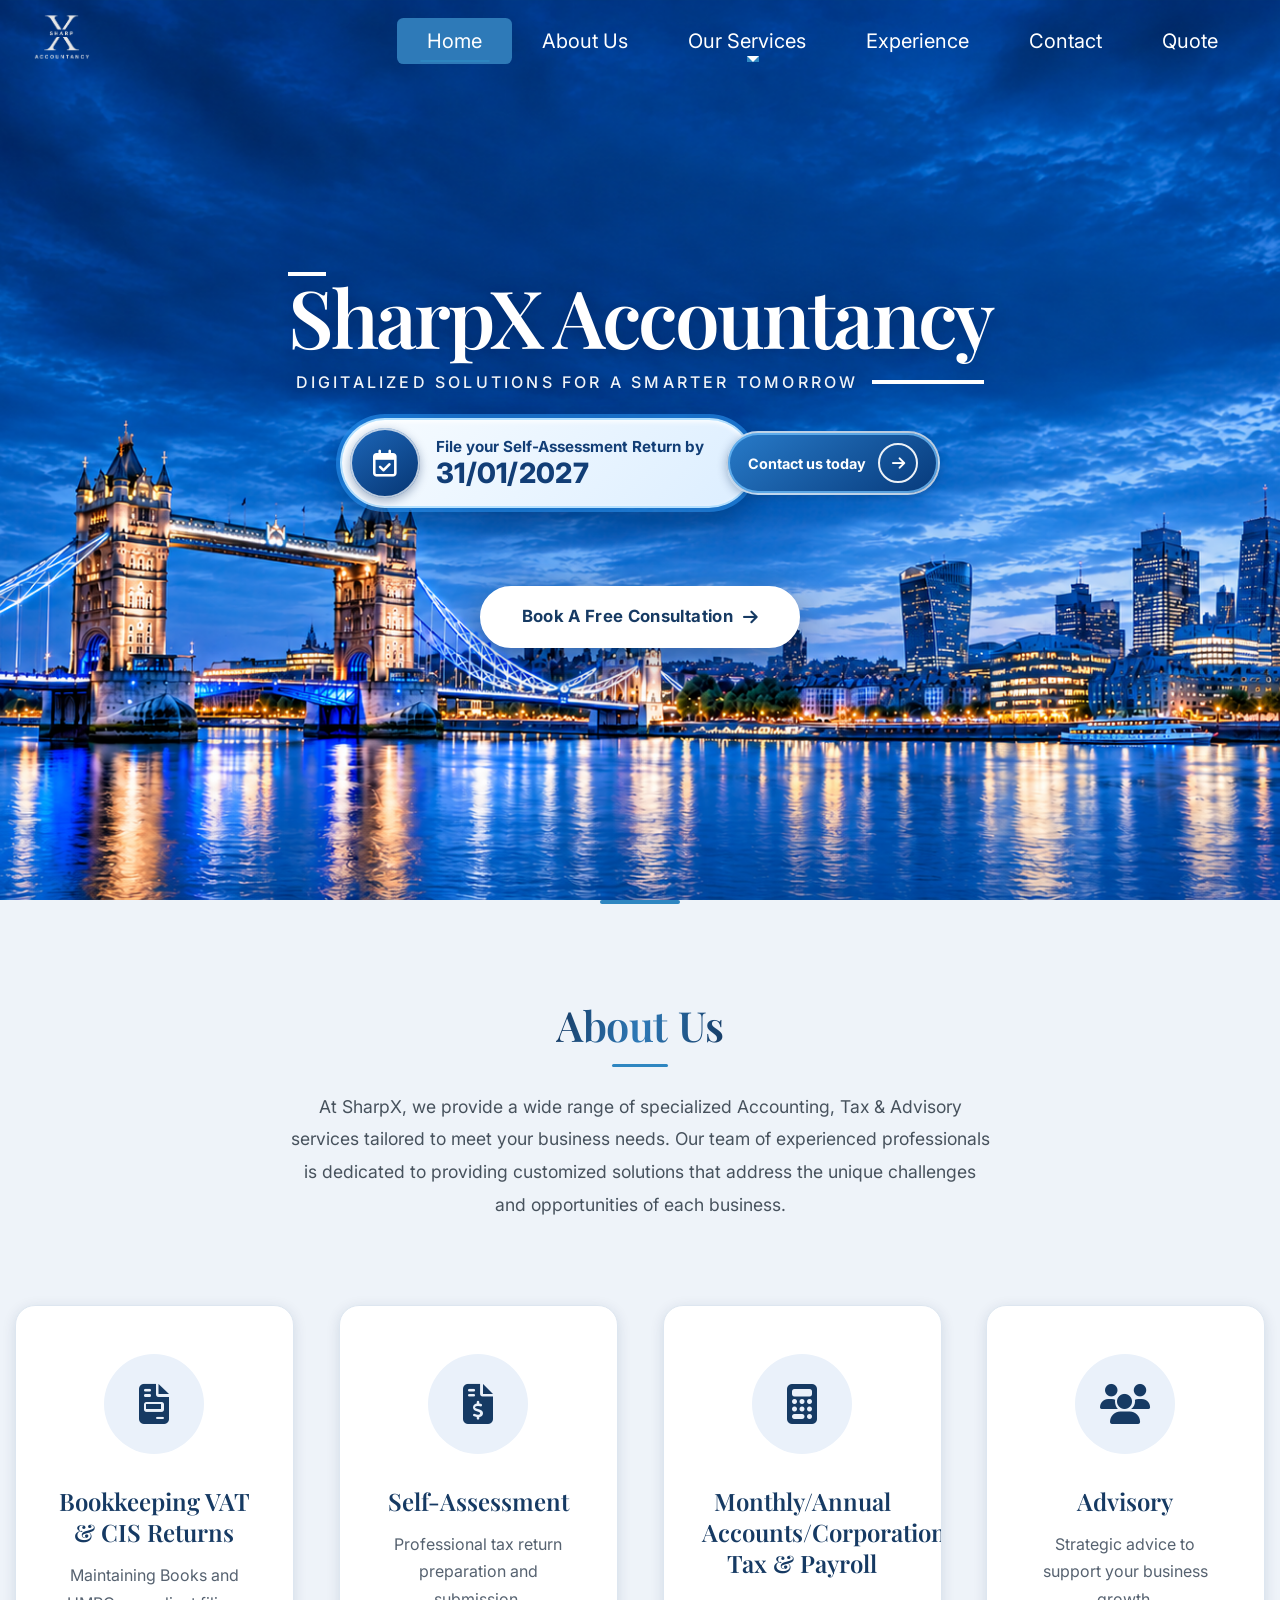
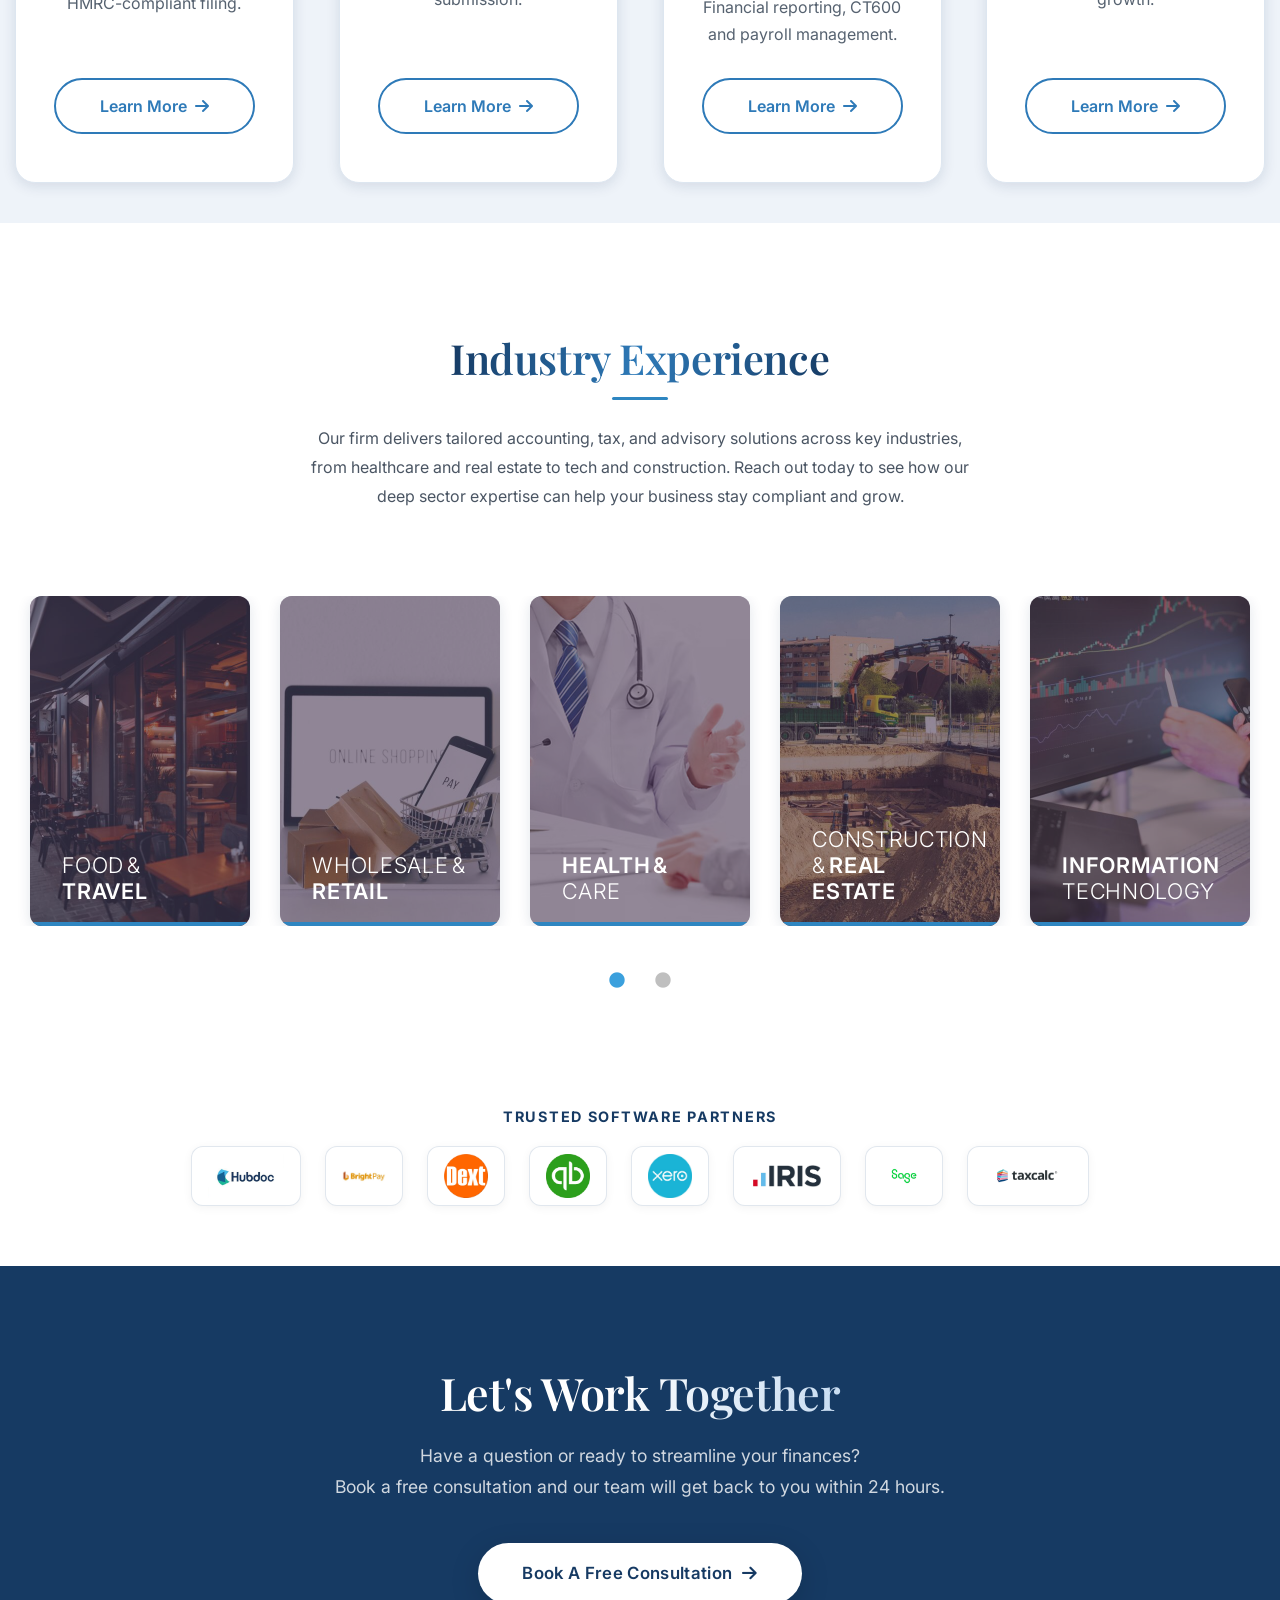
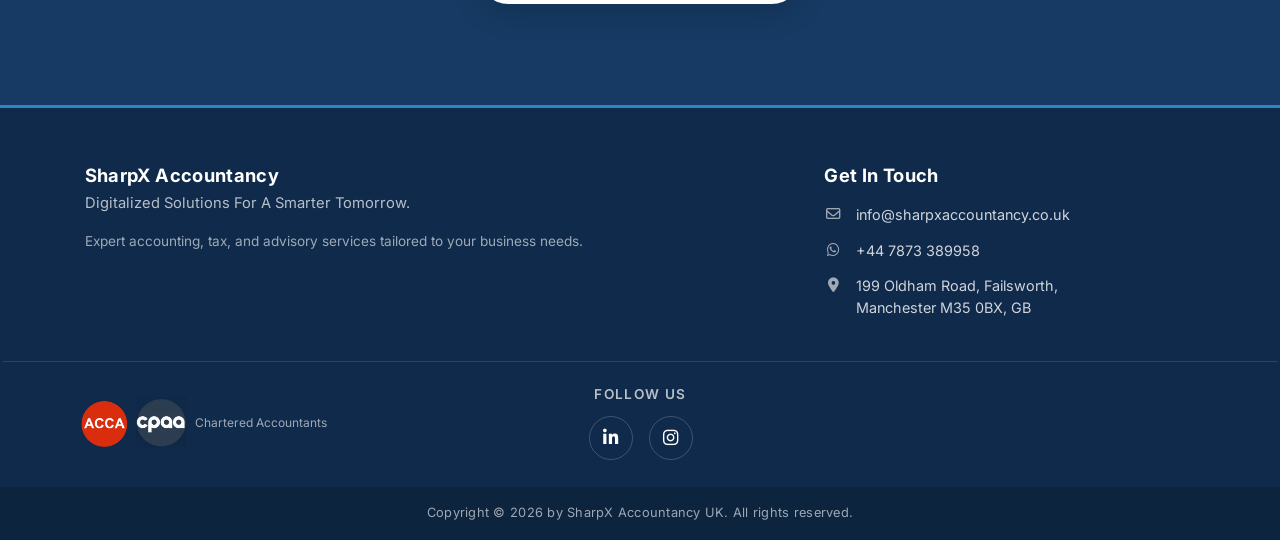
<file: index.html>
<!doctype html>
<html lang="en">
  <head>
    <meta charset="UTF-8" />
    <meta
      name="viewport"
      content="width=device-width, initial-scale=1.0, viewport-fit=cover"
    />
    <meta http-equiv="X-UA-Compatible" content="ie=edge" />
    <meta
      name="description"
      content="SharpX Accountancy — Expert accounting, tax, and advisory services. Digitalized solutions for a smarter tomorrow."
    />
    <title>SharpX Accountancy</title>
    <link rel="icon" type="image/png" href="img/Logo_NoBackground_Blue.png" />
    <link rel="stylesheet" href="fontawesome-5.5/css/all.min.css" />
    <link rel="stylesheet" href="slick/slick.css" />
    <link rel="stylesheet" href="slick/slick-theme.css" />
    <link rel="stylesheet" href="magnific-popup/magnific-popup.css" />
    <link rel="stylesheet" href="css/bootstrap.min.css" />
    <link rel="stylesheet" href="css/tooplate-infinite-loop.css" />
    <link
      href="https://fonts.googleapis.com/css2?family=Nunito+Sans:wght@300;400;600;700&display=swap"
      rel="stylesheet"
    />
    <link
      href="https://fonts.googleapis.com/css2?family=Inter:wght@300;400;500;600;700;800&display=swap"
      rel="stylesheet"
    />
    <link
      href="https://fonts.googleapis.com/css2?family=Playfair+Display:wght@400;500;600;700&display=swap"
      rel="stylesheet"
    />
    <link
      rel="stylesheet"
      href="https://cdnjs.cloudflare.com/ajax/libs/font-awesome/6.5.2/css/all.min.css"
    />
    <style>
      /* ============================================================
       SHARPX PREMIUM VISUAL OVERHAUL
       Color theme preserved: #37a, #369, #2e5394, #2E7AB8, #1E5A8E
       ============================================================ */

      /* --- CSS Custom Properties (Design Tokens) --- */
      :root {
        --sx-blue-primary: #2e7ab8;
        --sx-blue-dark: #1f4f7a;
        --sx-blue-navy: #163a63;
        --sx-blue-medium: #2e86c1;
        --sx-blue-deep: #0f2a4a;
        --sx-blue-light: #4a9fd8;
        --sx-blue-accent: #2e86c1;
        --sx-gold: #2e86c1;
        --sx-gold-deep: #1b4f72;
        --sx-gray: #5c6b7a;
        --sx-bg-light: #eef3f9;
        --sx-card-border: #dde6f0;
        --sx-shadow-sm: 0 3px 14px rgba(14, 44, 80, 0.12);
        --sx-shadow-md: 0 10px 30px rgba(14, 44, 80, 0.18);
        --sx-shadow-lg: 0 20px 54px rgba(14, 44, 80, 0.24);
        --sx-radius: 20px;
        --sx-radius-sm: 12px;
        --sx-transition: 0.4s cubic-bezier(0.25, 0.46, 0.45, 0.94);
        --sx-font: "Inter", "Nunito Sans", "Raleway", sans-serif;
        --sx-font-serif: "Playfair Display", "Georgia", serif;
      }

      /* --- Global Overrides --- */
      body {
        font-family: var(--sx-font) !important;
        -webkit-font-smoothing: antialiased;
        -moz-osx-font-smoothing: grayscale;
      }

      /* --- Scroll Reveal Animations --- */
      @keyframes shimmer {
        0% {
          background-position: -200% 0;
        }
        100% {
          background-position: 200% 0;
        }
      }
      @keyframes float {
        0%,
        100% {
          transform: translateY(0);
        }
        50% {
          transform: translateY(-8px);
        }
      }
      @keyframes pulseGlow {
        0%,
        100% {
          box-shadow: 0 0 20px rgba(51, 119, 170, 0.3);
        }
        50% {
          box-shadow: 0 0 40px rgba(51, 119, 170, 0.6);
        }
      }
      @keyframes slideDown {
        from {
          opacity: 0;
          transform: translateY(-20px);
        }
        to {
          opacity: 1;
          transform: translateY(0);
        }
      }

      /* --- Scroll-triggered fade-up reveal --- */
      .reveal {
        opacity: 0;
        transform: translateY(28px);
        transition: opacity 0.8s cubic-bezier(0.25, 0.46, 0.45, 0.94),
          transform 0.8s cubic-bezier(0.25, 0.46, 0.45, 0.94);
        will-change: opacity, transform;
      }
      .reveal.visible {
        opacity: 1;
        transform: translateY(0);
      }
      /* Staggered delays for groups of sibling cards/items so they cascade in rather than popping together */
      .services .service-card.reveal:nth-child(2) { transition-delay: 0.08s; }
      .services .service-card.reveal:nth-child(3) { transition-delay: 0.16s; }
      .services .service-card.reveal:nth-child(4) { transition-delay: 0.24s; }
      .partner-logo-item.reveal:nth-child(2) { transition-delay: 0.08s; }
      .partner-logo-item.reveal:nth-child(3) { transition-delay: 0.16s; }
      .partner-logo-item.reveal:nth-child(4) { transition-delay: 0.24s; }
      .partner-logo-item.reveal:nth-child(5) { transition-delay: 0.32s; }
      .partner-logo-item.reveal:nth-child(6) { transition-delay: 0.4s; }
      .partner-logo-item.reveal:nth-child(7) { transition-delay: 0.48s; }
      .partner-logo-item.reveal:nth-child(8) { transition-delay: 0.56s; }

      /* Respect users who've asked for reduced motion */
      @media (prefers-reduced-motion: reduce) {
        .reveal {
          opacity: 1 !important;
          transform: none !important;
          transition: none !important;
        }
      }

      /* --- HERO SECTION OVERHAUL --- */
      #infinite {
        position: relative;
        overflow: hidden;
        height: 100vh;
        height: 100svh;
        min-height: 520px;
        background-size: cover;
        background-position: center center;
        background-color: #07346f;
      }
      #infinite::before {
        display: none;
      }
      #infinite > * {
        position: relative;
        z-index: 3;
      }
      #infinite .tm-navbar {
        z-index: 1001;
      }

      /* --- STICKY NAVBAR --- */
      .tm-navbar {
        position: fixed !important;
        top: 0 !important;
        left: 0 !important;
        right: 0 !important;
        width: 100%;
        z-index: 1050 !important;
        min-height: 82px;
        backdrop-filter: none;
        -webkit-backdrop-filter: none;
        transition:
          background 0.35s ease,
          box-shadow 0.35s ease,
          backdrop-filter 0.35s ease;
      }
      /* Solid, opaque background once the page is scrolled so the bar never blends into the content behind it */
      .tm-navbar.scroll {
        background: white !important;
        box-shadow: 0 6px 24px rgba(0, 0, 0, 0.25);
        backdrop-filter: blur(10px);
        -webkit-backdrop-filter: blur(10px);
      }

      /* Default state: white text over the hero */
      .tm-navbar .tm-nav-link,
      .tm-navbar .navbar-toggler i {
        color: #ffffff !important;
      }
      .tm-navbar .dropdown-toggle::after {
        border-top-color: #ffffff;
      }

      /* Scrolled state: blue text on the white bar */
      .tm-navbar.scroll .tm-nav-link,
      .tm-navbar.scroll .navbar-toggler i {
        color: var(--sx-blue-primary) !important;
      }
      .tm-navbar.scroll .dropdown-toggle::after {
        border-top-color: var(--sx-blue-primary);
      }

      /* Active & Hover states: ensure crisp white text over blue active background */
      .tm-navbar .tm-nav-link:hover,
      .tm-navbar .tm-nav-link.active,
      .tm-navbar .tm-nav-link.current,
      .tm-navbar.scroll .tm-nav-link:hover,
      .tm-navbar.scroll .tm-nav-link.active,
      .tm-navbar.scroll .tm-nav-link.current {
        color: #ffffff !important;
        background-color: var(--sx-blue-primary) !important;
      }

      /* Give in-page anchors (About Us, Experience, Contact) breathing room below the fixed bar when jumped to */
      #AboutUs,
      #gallery,
      #contact {
        scroll-margin-top: 80px;
      }
      @media (max-width: 991px) {
        .tm-navbar.scroll .navbar-collapse,
        .tm-navbar .navbar-collapse.show {
          background: #10549b;
          border-radius: 0 0 12px 12px;
        }
        .tm-navbar.scroll .tm-nav-link {
          color: #ffffff !important;
        }
        .tm-navbar.scroll .dropdown-toggle::after {
          border-top-color: #ffffff;
        }
      }

      /* Nav link gold underline accent */
      .tm-nav-link {
        position: relative;
      }
      .tm-nav-link::after {
        content: "";
        position: absolute;
        left: 50%;
        bottom: 2px;
        width: 0;
        height: 2px;
        background: var(--sx-gold);
        transition: all 0.3s ease;
        transform: translateX(-50%);
      }
      .tm-nav-link:hover::after,
      .tm-nav-link.active::after,
      .tm-nav-link.current::after {
        width: 60%;
      }

      /* Floating particles effect */
      .hero-particles {
        position: absolute;
        inset: 0;
        z-index: 2;
        overflow: hidden;
        pointer-events: none;
      }
      .hero-particles span {
        position: absolute;
        width: 4px;
        height: 4px;
        background: rgba(255, 255, 255, 0.15);
        border-radius: 50%;
        animation: float 6s ease-in-out infinite;
      }
      .hero-particles span:nth-child(1) {
        left: 10%;
        top: 20%;
        animation-delay: 0s;
        animation-duration: 7s;
      }
      .hero-particles span:nth-child(2) {
        left: 25%;
        top: 60%;
        animation-delay: 1s;
        animation-duration: 5s;
        width: 6px;
        height: 6px;
      }
      .hero-particles span:nth-child(3) {
        left: 50%;
        top: 30%;
        animation-delay: 2s;
        animation-duration: 8s;
      }
      .hero-particles span:nth-child(4) {
        left: 70%;
        top: 70%;
        animation-delay: 0.5s;
        animation-duration: 6s;
        width: 5px;
        height: 5px;
      }
      .hero-particles span:nth-child(5) {
        left: 85%;
        top: 40%;
        animation-delay: 3s;
        animation-duration: 7s;
      }
      .hero-particles span:nth-child(6) {
        left: 40%;
        top: 80%;
        animation-delay: 1.5s;
        animation-duration: 5.5s;
        width: 3px;
        height: 3px;
      }

      /* Hero Text */
      .tm-hero-text-container-inner {
        display: block;
        width: min(100% - 32px, 1100px);
        margin: 0 auto;
        margin-bottom: 0px;
        transform: translateY(22px);
      }
      .hero-brand-lockup {
        margin: 0 auto;
        color: #ffffff;
        text-align: center;
        animation: slideDown 0.9s ease both;
      }
      .hero-brand-name {
        position: relative;
        display: inline-block;
        margin: 0;
        font-family: var(--sx-font-serif);
        font-size: clamp(2.5rem, 7vw, 5rem);
        font-weight: 600;
        line-height: 1.05;
        letter-spacing: -0.035em;
        color: #ffffff;
        text-shadow: 0 3px 18px rgba(0, 20, 55, 0.35);
      }
      .hero-brand-name::before {
        position: absolute;
        top: -0.03em;
        left: 0;
        width: 0.48em;
        height: 4px;
        background: #ffffff;
        content: "";
      }
      .hero-brand-tagline {
        display: flex;
        align-items: center;
        justify-content: center;
        gap: 14px;
        margin: 12px auto 0;
        color: rgba(255, 255, 255, 0.94);
        font-size: clamp(0.65rem, 1.55vw, 1rem);
        font-weight: 500;
        letter-spacing: 0.2em;
        line-height: 1.5;
        text-transform: uppercase;
        text-shadow: 0 2px 12px rgba(0, 20, 55, 0.4);
      }
      .hero-brand-tagline::after {
        width: clamp(42px, 9vw, 112px);
        height: 4px;
        flex: 0 0 auto;
        background: #ffffff;
        content: "";
      }
      .tm-hero-title {
        font-family: var(--sx-font-serif) !important;
        font-weight: 500 !important;
        letter-spacing: -0.01em;
        font-size: 4rem !important;
        color: #ffffff !important;
        text-shadow:
          0 2px 4px rgba(0, 0, 0, 0.35),
          0 8px 40px rgba(0, 0, 0, 0.35) !important;
        margin-bottom: 10px;
      }
      .tm-hero-subtitle {
        font-family: var(--sx-font) !important;
        font-weight: 400 !important;
        font-size: 0.95rem !important;
        letter-spacing: 0.08em;
        text-transform: uppercase;
        color: var(--sx-gold);
        opacity: 1;
        text-shadow: 0 2px 15px rgba(0, 0, 0, 0.35) !important;
      }

      /* Hero CTA Button */
      .hero-cta {
        display: inline-flex;
        align-items: center;
        justify-content: center;
        gap: 10px;
        background: #ffffff;
        color: var(--sx-blue-navy);
        font-family: var(--sx-font);
        font-weight: 700;
        font-size: 1.05rem;
        padding: 16px 40px;
        border-radius: 60px;
        border: 2px solid #ffffff;
        outline: none;
        cursor: pointer;
        transition: all var(--sx-transition);
        box-shadow: 0 10px 34px rgba(0, 0, 0, 0.3);
        position: relative;
        overflow: hidden;
        text-decoration: none;
        letter-spacing: 0.02em;
        animation: slideDown 0.9s ease both;
        animation-delay: 0.3s;
      }
      #infinite .tm-intro-next {
        bottom: clamp(32px, 8vh, 76px);
        left: 0;
        right: 0;
        margin: 0 !important;
      }
      #infinite .hero-particles {
        display: none;
      }
      #infinite .scroll-indicator {
        display: none;
      }
      .hero-cta:hover {
        background: var(--sx-blue-navy);
        color: #ffffff;
        border-color: var(--sx-gold);
        transform: translateY(-3px);
        box-shadow: 0 18px 50px rgba(9, 26, 48, 0.5);
      }
      .hero-cta:active {
        transform: translateY(-1px) scale(0.98);
      }
      .hero-cta i {
        transition: transform 0.3s ease;
      }
      .hero-cta:hover i {
        transform: translateX(4px);
      }

      .hero-deadline-group {
        display: flex;
        align-items: center;
        width: min(100%, 600px);
        margin: 24px auto 0;
      }
      .hero-deadline-banner {
        display: flex;
        flex: 1 1 auto;
        align-items: center;
        min-width: 0;
        min-height: 88px;
        padding: 8px;
        border: 2px solid rgba(178, 224, 255, 0.95);
        border-radius: 64px;
        background: linear-gradient(135deg, #f8fcff 0%, #dceeff 100%);
        box-shadow: 0 0 0 4px rgba(40, 142, 236, 0.62),
          0 12px 34px rgba(0, 14, 48, 0.4),
          inset 0 2px 5px rgba(255, 255, 255, 0.95);
        color: #123e76;
        text-align: left;
      }
      .hero-deadline-icon {
        display: grid;
        flex: 0 0 70px;
        width: 70px;
        height: 70px;
        place-items: center;
        border-radius: 50%;
        background: linear-gradient(145deg, #1d67b9, #063572);
        color: #ffffff;
        box-shadow: inset 0 0 0 2px rgba(255, 255, 255, 0.72),
          0 3px 10px rgba(8, 39, 90, 0.35);
        font-size: 1.7rem;
      }
      .hero-deadline-copy {
        display: flex;
        flex: 1 1 auto;
        flex-direction: column;
        align-items: flex-start;
        padding: 0 16px;
        line-height: 1.08;
      }
      .hero-deadline-copy span {
        font-size: clamp(0.7rem, 1.6vw, 0.95rem);
        font-weight: 700;
      }
      .hero-deadline-copy strong {
        margin-top: 3px;
        font-size: clamp(1.15rem, 3vw, 1.75rem);
        font-weight: 800;
        letter-spacing: 0.01em;
      }
      .hero-contact-link {
        display: inline-flex;
        flex: 0 0 auto;
        align-items: center;
        justify-content: center;
        gap: 12px;
        min-height: 64px;
        position: relative;
        z-index: 1;
        margin-left: -28px;
        padding: 0 20px;
        border: 2px solid rgba(255, 255, 255, 0.72);
        border-radius: 40px;
        background: linear-gradient(145deg, #287bc9, #073a7b);
        color: #ffffff;
        font-size: clamp(0.68rem, 1.4vw, 0.9rem);
        font-weight: 700;
        white-space: nowrap;
        text-decoration: none;
        box-shadow: inset 0 0 0 2px rgba(117, 196, 255, 0.72),
          0 3px 10px rgba(8, 39, 90, 0.3);
        transition: transform 0.25s ease, box-shadow 0.25s ease;
      }
      .hero-contact-link:hover,
      .hero-contact-link:focus-visible {
        color: #ffffff;
        text-decoration: none;
        transform: translateY(-2px);
        box-shadow: inset 0 0 0 2px rgba(117, 196, 255, 0.72),
          0 8px 20px rgba(8, 39, 90, 0.42);
      }
      .hero-contact-link i {
        display: grid;
        width: 40px;
        height: 40px;
        place-items: center;
        border: 2px solid rgba(255, 255, 255, 0.92);
        border-radius: 50%;
        font-size: 1.05em;
      }
      .hero-consultation-wrap {
        display: flex;
        justify-content: center;
        width: 100%;
        margin-top: 100px;
        margin-bottom: 0px;
      }
      @media (max-width: 560px) {
        /* Keep the hero artwork centered on phones while fitting the title. */
        #infinite {
          height: max(100svh, 620px);
          min-height: 620px;
          background-size: cover;
          background-position: 58% center;
        }
        .tm-hero-text-container-inner {
          width: calc(100% - 28px);
          transform: translateY(0);
        }
        .hero-brand-name {
          font-size: clamp(2.25rem, 10vw, 3.25rem);
        }
        .hero-brand-tagline {
          gap: 8px;
          margin-top: 8px;
          font-size: clamp(0.52rem, 2.45vw, 0.72rem);
          letter-spacing: 0.12em;
          line-height: 1.55;
        }
        .hero-brand-tagline::after {
          width: 34px;
          height: 3px;
        }
        .tm-hero-title {
          max-width: 100%;
          font-size: clamp(1.8rem, 9vw, 2.5rem) !important;
          line-height: 1.1;
          letter-spacing: -0.02em;
          overflow-wrap: anywhere;
        }
        .tm-hero-subtitle {
          max-width: 100%;
          font-size: clamp(0.62rem, 2.8vw, 0.76rem) !important;
          letter-spacing: 0.04em;
          line-height: 1.4;
          padding: 0 4px;
        }
        .hero-deadline-group {
          width: 100%;
          margin-top: clamp(20px, 5vw, 28px);
        }
        .hero-deadline-banner {
          min-height: 66px;
          padding: 4px;
          border-radius: 38px;
        }
        .hero-consultation-wrap {
          margin-top: clamp(48px, 8svh, 72px);
        }
        .hero-deadline-icon {
          flex-basis: 44px;
          width: 44px;
          height: 44px;
          font-size: 1.1rem;
        }
        .hero-deadline-copy {
          min-width: 0;
          padding: 0 8px;
        }
        .hero-deadline-copy span {
          font-size: clamp(0.62rem, 2.2vw, 0.78rem);
          line-height: 1.2;
        }
        .hero-deadline-copy strong {
          font-size: clamp(1rem, 4vw, 1.25rem);
        }
        .hero-contact-link {
          min-height: 48px;
          gap: 6px;
          margin-left: -18px;
          padding: 0 10px;
          border-width: 1px;
        }
        .hero-contact-link i {
          width: 30px;
          height: 30px;
          border-width: 1px;
        }
        .hero-cta {
          width: min(100%, 350px);
          padding: 13px 18px;
        }
      }

      @media (max-width: 380px) {
        .tm-hero-text-container-inner {
          width: calc(100% - 20px);
        }
        .hero-brand-name {
          font-size: clamp(2rem, 9vw, 2.4rem);
          letter-spacing: -0.04em;
        }
        .hero-brand-tagline {
          gap: 6px;
          font-size: 0.5rem;
          letter-spacing: 0.1em;
        }
        .hero-brand-tagline::after {
          width: 24px;
        }
        .hero-deadline-group {
          width: 100%;
        }
        .hero-deadline-icon {
          flex-basis: 46px;
          width: 46px;
          height: 46px;
          font-size: 1.2rem;
        }
        .hero-deadline-copy {
          padding: 0 5px;
        }
        .hero-deadline-copy span {
          font-size: 0.62rem;
        }
        .hero-deadline-copy strong {
          font-size: 0.9rem;
        }
        .hero-contact-link {
          min-height: 46px;
          gap: 4px;
          margin-left: -14px;
          padding: 0 6px;
          font-size: 0.58rem;
        }
        .hero-contact-link i {
          width: 22px;
          height: 22px;
          font-size: 0.9em;
        }
      }

      /* Scroll indicator */
      .scroll-indicator {
        position: absolute;
        bottom: 40px;
        left: 50%;
        transform: translateX(-50%);
        z-index: 5;
        cursor: pointer;
      }
      .scroll-indicator .mouse {
        width: 26px;
        height: 42px;
        border: 2px solid rgba(255, 255, 255, 0.5);
        border-radius: 15px;
        position: relative;
        margin: 0 auto 8px;
      }
      .scroll-indicator .mouse .wheel {
        width: 4px;
        height: 8px;
        background: rgba(255, 255, 255, 0.7);
        border-radius: 2px;
        position: absolute;
        top: 8px;
        left: 50%;
        transform: translateX(-50%);
        animation: scrollWheel 1.5s ease-in-out infinite;
      }
      @keyframes scrollWheel {
        0% {
          opacity: 1;
          transform: translateX(-50%) translateY(0);
        }
        100% {
          opacity: 0;
          transform: translateX(-50%) translateY(12px);
        }
      }
      .scroll-indicator span {
        display: block;
        font-size: 0.7rem;
        letter-spacing: 0.15em;
        text-transform: uppercase;
        color: rgba(255, 255, 255, 0.5);
        text-align: center;
      }

      /* --- ABOUT US SECTION --- */
      #AboutUs {
        background: var(--sx-bg-light);
        position: relative;
      }
      #AboutUs::before {
        content: "";
        position: absolute;
        top: 0;
        left: 50%;
        transform: translateX(-50%);
        width: 80px;
        height: 4px;
        border-radius: 4px;
        background: var(--sx-gold);
      }

      .tm-section-title {
        font-family: var(--sx-font-serif) !important;
        font-weight: 600 !important;
        font-size: 2.6rem;
        letter-spacing: -0.01em;
        color: var(--sx-blue-navy);
        position: relative;
        display: inline-block;
      }
      .tm-section-title::after {
        content: "";
        display: block;
        width: 56px;
        height: 3px;
        margin: 14px auto 0;
        border-radius: 3px;
        background: var(--sx-gold);
      }

      .tm-intro-text {
        font-size: 1.1rem;
        line-height: 1.85;
        color: #47525d;
        max-width: 700px;
        margin-left: auto;
        margin-right: auto;
      }

      /* Service Cards — Premium Glass Effect */
      .service-card {
        background: #ffffff !important;
        border: 1px solid var(--sx-card-border) !important;
        border-radius: var(--sx-radius) !important;
        padding: 48px 38px !important;
        text-align: center;
        box-shadow: var(--sx-shadow-sm) !important;
        transition: all var(--sx-transition) !important;
        position: relative;
        overflow: hidden;
      }
      .service-card::before {
        content: "";
        position: absolute;
        top: 0;
        left: 0;
        right: 0;
        height: 4px;
        background: var(--sx-gold);
        opacity: 0;
        transition: opacity 0.4s ease;
      }
      .service-card:hover::before {
        opacity: 1;
      }
      .service-card:hover {
        transform: translateY(-12px) !important;
        box-shadow: var(--sx-shadow-lg) !important;
        border-color: rgba(51, 119, 170, 0.2) !important;
      }

      /* Service Icon — Solid Ring */
      .service-icon {
        width: 100px !important;
        height: 100px !important;
        margin: 0 auto 32px !important;
        border-radius: 50% !important;
        background: #eaf1fa !important;
        display: flex !important;
        justify-content: center !important;
        align-items: center !important;
        transition: all var(--sx-transition) !important;
        position: relative;
      }
      .service-icon::after {
        content: "";
        position: absolute;
        inset: -3px;
        border-radius: 50%;
        background: var(--sx-blue-primary);
        z-index: -1;
        opacity: 0;
        transition: opacity 0.4s ease;
      }
      .service-card:hover .service-icon {
        background: var(--sx-blue-navy) !important;
        transform: scale(1.08);
      }
      .service-card:hover .service-icon::after {
        opacity: 1;
      }
      .service-icon i {
        font-size: 40px !important;
        color: var(--sx-blue-navy);
        transition: all var(--sx-transition) !important;
      }
      .service-card:hover .service-icon i {
        color: #ffffff;
      }

      .service-card h2 {
        font-family: var(--sx-font-serif) !important;
        font-weight: 600 !important;
        font-size: 1.5rem !important;
        color: var(--sx-blue-navy) !important;
        margin-bottom: 14px !important;
      }
      .service-card p {
        color: #566270 !important;
        font-size: 1rem !important;
        line-height: 1.7 !important;
      }

      /* Learn More Button */
      .learn-btn {
        margin-top: auto !important;
        display: inline-flex !important;
        align-items: center;
        justify-content: center;
        gap: 8px;
        width: 100% !important;
        padding: 14px 24px !important;
        border: 2px solid var(--sx-blue-primary) !important;
        border-radius: 60px !important;
        text-decoration: none !important;
        color: var(--sx-blue-primary) !important;
        font-size: 1rem !important;
        font-weight: 600 !important;
        font-family: var(--sx-font) !important;
        transition: all var(--sx-transition) !important;
        position: relative;
        overflow: hidden;
      }
      .learn-btn::before {
        content: "";
        position: absolute;
        inset: 0;
        background: var(--sx-blue-navy);
        border-radius: 60px;
        transform: scaleX(0);
        transform-origin: left;
        transition: transform 0.4s ease;
        z-index: 0;
      }
      .learn-btn span,
      .learn-btn i {
        position: relative;
        z-index: 1;
      }
      .learn-btn:hover::before {
        transform: scaleX(1);
      }
      .learn-btn:hover {
        color: #ffffff !important;
        border-color: var(--sx-blue-primary) !important;
        box-shadow: 0 8px 24px rgba(51, 119, 170, 0.25);
      }

      /* --- INDUSTRY EXPERIENCE (GALLERY) SECTION --- */
      #gallery {
        background: #ffffff;
        position: relative;
      }
      #gallery .tm-section-desc {
        color: #4a5563;
        font-size: 1rem;
        line-height: 1.8;
        max-width: 680px;
      }

      /* Gallery hover effect enhancement */
      figure.effect-honey {
        border-radius: var(--sx-radius-sm) !important;
        overflow: hidden !important;
        box-shadow: var(--sx-shadow-sm);
        transition: all var(--sx-transition);
      }
      figure.effect-honey:hover {
        box-shadow: var(--sx-shadow-md);
        transform: translateY(-4px);
      }
      figure.effect-honey img {
        transition:
          opacity 0.5s ease,
          transform 0.5s ease !important;
      }
      figure.effect-honey:hover img {
        opacity: 0.25 !important;
        transform: scale(1.08);
      }
      figure.effect-honey figcaption::before {
        background: var(--sx-gold) !important;
        height: 4px !important;
        border-radius: 0 0 var(--sx-radius-sm) var(--sx-radius-sm);
      }

      /* Partner Logos Strip */
      .partner-logos {
        display: flex;
        align-items: center;
        justify-content: center;
        flex-wrap: wrap;
        gap: 24px;
        padding: 50px 20px 20px;
        margin-top: 20px;
        position: relative;
      }
      .partner-logos::before {
        content: "Trusted Software Partners";
        position: absolute;
        top: 10px;
        left: 50%;
        transform: translateX(-50%);
        font-size: 0.9rem;
        letter-spacing: 0.12em;
        text-transform: uppercase;
        color: var(--sx-blue-navy);
        font-weight: 700;
        white-space: nowrap;
      }
      .partner-logo-item {
        display: flex;
        align-items: center;
        justify-content: center;
        height: 60px;
        padding: 8px 16px;
        border-radius: var(--sx-radius-sm);
        background: #ffffff;
        border: 1px solid rgba(10, 58, 112, 0.12);
        box-shadow: 0 2px 10px rgba(0, 0, 0, 0.05);
        transition: all var(--sx-transition);
      }
      .partner-logo-item:hover {
        transform: translateY(-4px);
        box-shadow: var(--sx-shadow-md);
        border-color: var(--sx-blue-primary);
      }
      .partner-logo-item img {
        max-width: 120px;
        max-height: 44px;
        width: auto;
        height: auto;
        object-fit: contain;
        filter: none !important;
        opacity: 1 !important;
        transition: all 0.3s ease;
      }

      /* --- CONTACT CTA SECTION --- */
      #contact {
        background: var(--sx-blue-navy) !important;
        background-image: none !important;
        min-height: auto !important;
        padding: 100px 0 100px !important;
        position: relative !important;
        overflow: hidden;
      }

      .contact-inner {
        position: relative;
        z-index: 2;
        max-width: 640px;
        margin: 0 auto;
        text-align: center;
      }
      .contact-inner h2 {
        font-family: var(--sx-font-serif) !important;
        font-weight: 600;
        font-size: 2.8rem;
        color: #ffffff;
        margin-bottom: 20px;
        letter-spacing: -0.01em;
      }
      .contact-inner p {
        color: rgba(255, 255, 255, 0.8);
        font-size: 1.1rem;
        line-height: 1.8;
        margin-bottom: 40px;
      }

      /* Contact CTA Button */
      .contact-cta {
        display: inline-flex;
        align-items: center;
        justify-content: center;
        gap: 10px;
        background: #ffffff;
        color: var(--sx-blue-navy);
        font-family: var(--sx-font);
        font-weight: 600;
        font-size: 1.05rem;
        padding: 18px 44px;
        border-radius: 60px;
        border: none;
        outline: none;
        cursor: pointer;
        transition: all var(--sx-transition);
        box-shadow: 0 8px 30px rgba(0, 0, 0, 0.15);
        position: relative;
        overflow: hidden;
        letter-spacing: 0.02em;
      }
      .contact-cta:hover {
        background: transparent;
        color: #ffffff;
        border: 2px solid var(--sx-gold);
        box-shadow: 0 8px 40px rgba(201, 161, 90, 0.25);
        transform: translateY(-3px);
      }
      .contact-cta:active {
        transform: translateY(-1px) scale(0.98);
      }
      .contact-cta i {
        transition: transform 0.3s ease;
      }
      .contact-cta:hover i {
        transform: translateX(4px);
      }

      /* --- FOOTER OVERHAUL --- */
      .site-footer {
        background: var(--sx-blue-deep);
        border-top: 3px solid var(--sx-gold);
        color: #ffffff;
        padding: 0;
        margin: 0;
        position: relative;
        z-index: 10;
        width: 100%;
      }
      .footer-main {
        padding: 56px 0 28px;
      }
      .footer-brand h5 {
        font-family: var(--sx-font);
        font-size: 1.15rem;
        font-weight: 700;
        margin-bottom: 6px;
        color: #ffffff;
      }
      .footer-brand .tagline {
        font-size: 0.92rem;
        color: rgba(255, 255, 255, 0.7);
        margin-bottom: 16px;
        line-height: 1.5;
      }
      .footer-brand .desc {
        font-size: 0.85rem;
        color: rgba(255, 255, 255, 0.6);
        line-height: 1.65;
      }
      .footer-badge {
        display: inline-flex;
        align-items: center;
      }
      .footer-badge img {
        height: 52px;
        width: auto;
        display: block;
      }
      .footer-badge img:last-of-type {
        height: 52px;
      }

      .footer-contact h5 {
        font-family: var(--sx-font);
        font-size: 1.15rem;
        font-weight: 700;
        margin-bottom: 18px;
        color: #ffffff;
      }
      .footer-contact-item {
        display: flex;
        align-items: flex-start;
        gap: 14px;
        margin-bottom: 14px;
        font-size: 0.9rem;
        color: rgba(255, 255, 255, 0.8);
        transition: color 0.3s ease;
      }
      .footer-contact-item:hover {
        color: #ffffff;
      }
      .footer-contact-item i {
        width: 18px;
        text-align: center;
        color: rgba(255, 255, 255, 0.6);
        margin-top: 3px;
        flex-shrink: 0;
        transition: color 0.3s ease;
      }
      .footer-contact-item:hover i {
        color: var(--sx-gold);
      }
      .footer-contact-item a {
        color: inherit;
        text-decoration: none;
        transition: color 0.3s ease;
      }
      .footer-contact-item a:hover {
        color: #ffffff;
      }

      /* Social Links */
      .footer-social {
        border-top: 1px solid rgba(255, 255, 255, 0.12);
        margin-top: 28px;
        padding-top: 24px;
        text-align: center;
      }
      .footer-social-row {
        display: grid;
        grid-template-columns: 1fr auto 1fr;
        align-items: center;
      }
      .footer-badge {
        grid-column: 1;
        justify-self: start;
        margin-left: 75px;
      }
      .footer-follow {
        grid-column: 2;
      }
      .footer-social h6 {
        font-family: var(--sx-font);
        font-size: 0.85rem;
        font-weight: 600;
        margin-bottom: 14px;
        color: rgba(255, 255, 255, 0.7);
        letter-spacing: 0.1em;
        text-transform: uppercase;
      }
      .social-icons {
        display: flex;
        justify-content: center;
        gap: 16px;
      }
      .social-icon {
        width: 44px;
        height: 44px;
        border-radius: 50%;
        border: 1px solid rgba(255, 255, 255, 0.2);
        display: flex;
        align-items: center;
        justify-content: center;
        color: #ffffff;
        font-size: 1.1rem;
        transition: all var(--sx-transition);
        text-decoration: none;
      }
      .social-icon:hover {
        background: var(--sx-gold);
        border-color: var(--sx-gold);
        transform: translateY(-3px);
        color: var(--sx-blue-deep);
      }

      /* Footer — mobile: stack badge + follow row instead of the fixed 3-col grid,
         since the hardcoded margin-left on .footer-badge only makes sense on wide screens */
      @media (max-width: 991px) {
        .footer-main {
          padding: 44px 0 20px;
          text-align: center;
        }
        .footer-brand,
        .footer-contact {
          text-align: center !important;
        }
        .footer-contact-item {
          justify-content: center;
        }
        .footer-social-row {
          display: flex;
          flex-direction: column;
          align-items: center;
          gap: 20px;
        }
        .footer-badge {
          grid-column: unset;
          justify-self: unset;
          margin-left: 0;
        }
        .footer-follow {
          grid-column: unset;
        }
      }

      /* Footer Bottom Bar */
      .footer-bottom {
        background: rgba(0, 0, 0, 0.15);
        padding: 14px 0;
        text-align: center;
      }
      .footer-bottom p {
        margin: 0;
        font-size: 0.8rem;
        color: rgba(255, 255, 255, 0.6);
        letter-spacing: 0.02em;
      }

      /* ============================================================
       TYPOGRAPHY / FONT EFFECTS
       ============================================================ */

      /* Hero title — soft shimmering gradient sweep across the serif type */
      .tm-hero-title {
        background: linear-gradient(
          100deg,
          #ffffff 20%,
          #bcd8f2 40%,
          #ffffff 60%,
          #bcd8f2 80%
        ) !important;
        background-size: 250% auto !important;
        -webkit-background-clip: text !important;
        background-clip: text !important;
        -webkit-text-fill-color: transparent !important;
        color: transparent !important;
        animation: slideDown 0.9s ease both, shimmer 5s linear infinite 0.9s;
      }

      /* Hero subtitle — gentle reveal on load */
      .tm-hero-subtitle {
        animation: slideDown 0.9s ease both;
        animation-delay: 0.15s;
      }

      /* Section titles — subtle two-tone gradient fill instead of flat color */
      .tm-section-title {
        background: linear-gradient(
          100deg,
          var(--sx-blue-navy) 0%,
          var(--sx-blue-primary) 50%,
          var(--sx-blue-navy) 100%
        );
        -webkit-background-clip: text;
        background-clip: text;
        -webkit-text-fill-color: transparent;
        color: transparent;
      }

      /* Contact CTA heading — same shimmer treatment as the hero, echoed on the navy panel */
      .contact-inner h2 {
        background: linear-gradient(
          100deg,
          #ffffff 20%,
          #9fc3e8 50%,
          #ffffff 80%
        );
        background-size: 220% auto;
        -webkit-background-clip: text;
        background-clip: text;
        -webkit-text-fill-color: transparent;
        color: transparent;
        animation: shimmer 6s linear infinite;
      }

      /* Service card headings — headline tightens and tints on hover */
      .service-card h2 {
        transition:
          letter-spacing 0.35s ease,
          color 0.35s ease !important;
      }
      .service-card:hover h2 {
        letter-spacing: 0.015em;
        color: var(--sx-blue-primary) !important;
      }

      /* Nav links — type breathes slightly wider on hover, paired with the gold underline */
      .tm-nav-link {
        transition: letter-spacing 0.3s ease;
      }
      .tm-nav-link:hover {
        letter-spacing: 0.03em;
      }

      /* Footer headings — small spacing lift for a more editorial feel */
      .footer-brand h5,
      .footer-contact h5 {
        letter-spacing: 0.02em;
      }

      /* Gallery captions — light spacing lift so the overlay type feels premium */
      figure.effect-honey figcaption h2 {
        letter-spacing: 0.03em;
      }

      /* --- RESPONSIVE ADJUSTMENTS --- */
      @media (max-width: 991px) {
        .tm-hero-title {
          font-size: 2.4rem !important;
        }
        .tm-hero-subtitle {
          font-size: 0.95rem !important;
          letter-spacing: 0.04em;
        }
        .hero-cta {
          font-size: 0.95rem;
          padding: 14px 32px;
        }
        .scroll-indicator {
          display: none;
        }
        .contact-inner h2 {
          font-size: 2rem;
        }
        .partner-logos {
          gap: 14px;
        }
        .partner-logo-item {
          height: 48px;
          padding: 6px 12px;
        }
        .partner-logo-item img {
          max-height: 34px;
          max-width: 90px;
        }
        #contact {
          padding: 70px 0 70px !important;
        }
      }
      @media (max-width: 440px) {
        .tm-hero-title {
          font-size: 2rem !important;
        }
        .hero-cta {
          font-size: 0.9rem;
          padding: 13px 28px;
          width: 88%;
        }
      }

      /* --- Mobile Menu Dropdown Fix (preserved from original) --- */
      @media (max-width: 991px) {
        #tmNav .navbar-nav:has(.dropdown-menu.show) {
          max-width: 295px;
        }

        #tmNav .dropdown-menu {
          position: static;
          float: none;
          width: max-content;
          max-width: 295px;
          margin: 0 -10px !important;
          border: none;
          box-shadow: none;
          background-color: transparent;
        }

        #tmNav .nav-item.dropdown .dropdown-menu .dropdown-item {
          white-space: nowrap;
          font-size: 0.72rem !important;
          padding: 6px 8px 6px 10px !important;
          color: rgba(255, 255, 255, 0.75) !important;
        }

        #tmNav .nav-item.dropdown .dropdown-menu .dropdown-item:hover,
        #tmNav .nav-item.dropdown .dropdown-menu .dropdown-item:focus,
        #tmNav .nav-item.dropdown .dropdown-menu .dropdown-item:active {
          color: #ffffff !important;
          background-color: transparent !important;
        }

        #tmNav .nav-item.dropdown .dropdown-menu .dropdown-item i {
          width: 12px !important;
          margin-right: 4px !important;
          color: rgba(255, 255, 255, 0.55) !important;
        }

        #tmNav .dropdown-toggle,
        #tmNav .dropdown-toggle.show,
        #tmNav .dropdown-toggle:focus,
        #tmNav .dropdown-toggle:active {
          color: #ffffff !important;
        }
      }

      /* Keep the services toggle's open/hover state consistent after the
         navbar switches to its white scrolled background. */
      #tmNav .nav-item.dropdown > .dropdown-toggle:hover,
      #tmNav .nav-item.dropdown > .dropdown-toggle.show {
        color: #ffffff !important;
        background-color: var(--sx-blue-primary) !important;
      }
      #tmNav .nav-item.dropdown > .dropdown-toggle:hover::after,
      #tmNav .nav-item.dropdown > .dropdown-toggle.show::after {
        border-top-color: #ffffff;
      }
    </style>
  </head>

  <body>
    <section id="infinite" class="text-white tm-font-big tm-parallax">
      <!-- Floating particles -->
      <div class="hero-particles">
        <span></span><span></span><span></span> <span></span><span></span
        ><span></span>
      </div>

      <nav class="navbar navbar-expand-lg tm-navbar" id="tmNav">
        <div class="container px-4 px-md-3">
          <div class="tm-next">
            <a href="#sharpx" class="navbar-brand">
              <img
                src="img/Logo_NoBackground.png"
                alt="SharpX Accountancy logo"
                class="img-fluid"
              />
            </a>
          </div>

          <button
            class="navbar-toggler mr-1"
            type="button"
            data-toggle="collapse"
            data-target="#navbarSupportedContent"
            aria-controls="#navbarSupportedContent"
            aria-expanded="false"
            aria-label="Toggle navigation"
            style="margin-right: 5px"
          >
            <i class="fas fa-bars navbar-toggler-icon"></i>
          </button>
          <div class="collapse navbar-collapse" id="navbarSupportedContent">
            <ul class="navbar-nav ml-auto">
              <li class="nav-item">
                <a class="nav-link tm-nav-link" href="#infinite">Home</a>
              </li>
              <li class="nav-item">
                <a class="nav-link tm-nav-link" href="#AboutUs">About Us</a>
              </li>
              <li class="nav-item dropdown">
                <a
                  class="nav-link tm-nav-link dropdown-toggle"
                  href="#"
                  id="servicesDropdown"
                  role="button"
                  data-toggle="dropdown"
                  aria-haspopup="true"
                  aria-expanded="false"
                >
                  Our Services
                </a>
                <div class="dropdown-menu" aria-labelledby="servicesDropdown">
                  <a class="dropdown-item" href="details/bookkeeping.html">
                    <i class="fas fa-file-invoice"></i> Bookkeeping, VAT &amp;
                    CIS Returns
                  </a>
                  <a class="dropdown-item" href="details/selfAssessment.html">
                    <i class="fas fa-file-invoice-dollar"></i> Self-Assessment
                  </a>
                  <a class="dropdown-item" href="details/accounts.html">
                    <i class="fas fa-calculator"></i> Accounts, Corporation Tax
                    &amp; Payroll
                  </a>
                  <a class="dropdown-item" href="details/advisory.html">
                    <i class="fas fa-users"></i> Advisory
                  </a>
                </div>
              </li>
              <li class="nav-item">
                <a class="nav-link tm-nav-link" href="#gallery">Experience</a>
              </li>
              <li class="nav-item">
                <a class="nav-link tm-nav-link" href="contactForm.html"
                  >Contact</a
                >
              </li>
              <li class="nav-item">
                <a class="nav-link tm-nav-link" href="Forms.html"
                  >Quote</a
                >
              </li>
            </ul>
          </div>
        </div>
      </nav>

      <div class="text-center tm-hero-text-container">
        <div class="tm-hero-text-container-inner">
          <div class="hero-brand-lockup" aria-label="SharpX Accountancy. Digitalized solutions for a smarter tomorrow.">
            <h1 class="hero-brand-name">SharpX Accountancy</h1>
            <p class="hero-brand-tagline">Digitalized solutions for a smarter tomorrow</p>
          </div>
          <div class="hero-deadline-group">
            <div class="hero-deadline-banner" role="group" aria-label="Self-assessment filing deadline">
              <span class="hero-deadline-icon" aria-hidden="true">
                <i class="far fa-calendar-check"></i>
              </span>
              <span class="hero-deadline-copy">
                <span>File your Self-Assessment Return by</span>
                <strong>31/01/2027</strong>
              </span>
            </div>
            <a class="hero-contact-link" href="Forms.html?tab=selfassessment">
              Contact us today <i class="fas fa-arrow-right" aria-hidden="true"></i>
            </a>
          </div>
        </div>
          <div class="hero-consultation-wrap">
            <a href="contactForm.html" class="hero-cta">
              Book A Free Consultation <i class="fas fa-arrow-right"></i>
            </a>
          </div>
      </div>

      <!-- Scroll indicator -->
      <div
        class="scroll-indicator"
        onclick="
          document
            .getElementById('AboutUs')
            .scrollIntoView({ behavior: 'smooth' })
        "
      >
        <div class="mouse"><div class="wheel"></div></div>
        <span>Scroll</span>
      </div>
    </section>

    <section id="AboutUs" class="tm-section-pad-top">
      <div class="container about-section">
        <div class="row tm-content-box">
          <div class="col-lg-12 col-xl-12">
            <div
              class="tm-intro-text-container reveal"
              style="text-align: center"
            >
              <h2 class="tm-text-primary mb-4 tm-section-title">About Us</h2>
              <p class="mb-4 tm-intro-text">
                At SharpX, we provide a wide range of specialized Accounting,
                Tax & Advisory services tailored to meet your business needs.
                Our team of experienced professionals is dedicated to providing
                customized solutions that address the unique challenges and
                opportunities of each business.
              </p>
            </div>
          </div>
        </div>

        <div class="services">
          <div class="service-card reveal">
            <div class="service-icon">
              <i class="fas fa-file-invoice"></i>
            </div>
            <h2 class="tm-text-primary">Bookkeeping VAT &amp; CIS Returns</h2>
            <p class="tm-intro-text">
              Maintaining Books and HMRC-compliant filing.
            </p>
            <a href="details/bookkeeping.html" class="learn-btn"
              ><span>Learn More</span> <i class="fas fa-arrow-right"></i
            ></a>
          </div>

          <div class="service-card reveal">
            <div class="service-icon">
              <i class="fas fa-file-invoice-dollar"></i>
            </div>
            <h2 class="tm-text-primary">Self-Assessment</h2>
            <p class="tm-intro-text">
              Professional tax return preparation and submission.
            </p>
            <a href="details/selfAssessment.html" class="learn-btn"
              ><span>Learn More</span> <i class="fas fa-arrow-right"></i
            ></a>
          </div>

          <div class="service-card reveal">
            <div class="service-icon">
              <i class="fas fa-calculator"></i>
            </div>
            <h2 class="tm-text-primary">
              Monthly/Annual Accounts/Corporation Tax &amp; Payroll
            </h2>
            <p class="tm-intro-text">
              Financial reporting, CT600 and payroll management.
            </p>
            <a href="details/accounts.html" class="learn-btn"
              ><span>Learn More</span> <i class="fas fa-arrow-right"></i
            ></a>
          </div>

          <div class="service-card reveal">
            <div class="service-icon">
              <i class="fas fa-users"></i>
            </div>
            <h2 class="tm-text-primary">Advisory</h2>
            <p class="tm-intro-text">
              Strategic advice to support your business growth.
            </p>
            <a href="details/advisory.html" class="learn-btn"
              ><span>Learn More</span> <i class="fas fa-arrow-right"></i
            ></a>
          </div>
        </div>
      </div>
    </section>

    <section id="gallery" class="tm-section-pad-top">
      <div class="container tm-container-gallery">
        <div class="row">
          <div class="text-center col-12">
            <h2 class="tm-text-primary tm-section-title mb-4 reveal">
              Industry Experience
            </h2>
            <p class="mx-auto tm-section-desc text-center reveal">
              Our firm delivers tailored accounting, tax, and advisory solutions
              across key industries, from healthcare and real estate to tech and
              construction. Reach out today to see how our deep sector expertise
              can help your business stay compliant and grow.
            </p>
          </div>
        </div>
        <div class="row">
          <div class="col-12">
            <div class="mx-auto tm-gallery-container reveal">
              <div class="grid tm-gallery">
                <a href="img/T01.jpg">
                  <figure class="effect-honey tm-gallery-item">
                    <img src="img/T01.jpg" alt="Image 1" class="img-fluid" />
                    <figcaption>
                      <h2>
                        <i>Food & <span>Travel</span></i>
                      </h2>
                    </figcaption>
                  </figure>
                </a>
                <a href="img/T02.jpg">
                  <figure class="effect-honey tm-gallery-item">
                    <img src="img/T02.jpg" alt="Image 2" class="img-fluid" />
                    <figcaption>
                      <h2>
                        <i>Wholesale & <span>Retail</span></i>
                      </h2>
                    </figcaption>
                  </figure>
                </a>
                <a href="img/Doctor Patient Consultation.jpg">
                  <figure class="effect-honey tm-gallery-item">
                    <img
                      src="img/Doctor Patient Consultation.jpg"
                      alt="Image 3"
                      class="img-fluid"
                    />
                    <figcaption>
                      <h2>
                        <i><span>Health & </span>Care</i>
                      </h2>
                    </figcaption>
                  </figure>
                </a>
                <a href="img/T04.jpg">
                  <figure class="effect-honey tm-gallery-item">
                    <img src="img/T04.jpg" alt="Image 4" class="img-fluid" />
                    <figcaption>
                      <h2>
                        <i>Construction & <span>Real Estate</span></i>
                      </h2>
                    </figcaption>
                  </figure>
                </a>
                <a href="img/IT.jpg">
                  <figure class="effect-honey tm-gallery-item">
                    <img src="img/IT.jpg" alt="Image 6" class="img-fluid" />
                    <figcaption>
                      <h2>
                        <i><span>Information </span>Technology</i>
                      </h2>
                    </figcaption>
                  </figure>
                </a>
                <a href="img/Automobile.jpg">
                  <figure class="effect-honey tm-gallery-item">
                    <img
                      src="img/Automobile.jpg"
                      alt="Image 5"
                      class="img-fluid"
                    />
                    <figcaption>
                      <h2>
                        <i><span>Automobile</span></i>
                      </h2>
                    </figcaption>
                  </figure>
                </a>
              </div>
            </div>
            <!-- Partner Logos -->
            <div class="partner-logos">
              <div class="partner-logo-item reveal">
                <img src="img/Hubdoc.jpeg" alt="Hubdoc" />
              </div>
              <div class="partner-logo-item reveal">
                <img src="img/Bright_Pay.jpeg" alt="BrightPay" />
              </div>
              <div class="partner-logo-item reveal">
                <img src="img/Dext.jpeg" alt="Dext" />
              </div>
              <div class="partner-logo-item reveal">
                <img src="img/QB.jpeg" alt="QuickBooks" />
              </div>
              <div class="partner-logo-item reveal">
                <img src="img/Xero.jpeg" alt="Xero" />
              </div>
              <div class="partner-logo-item reveal">
                <img src="img/Iris.jpeg" alt="IRIS" />
              </div>
              <div class="partner-logo-item reveal">
                <img src="img/Sage.jpeg" alt="Sage" />
              </div>
              <div class="partner-logo-item reveal">
                <img src="img/Taxcalc.jpeg" alt="TaxCalc" />
              </div>
            </div>
          </div>
        </div>
      </div>
    </section>

    <section id="contact" class="tm-section-pad-top tm-parallax-2">
      <div class="container">
        <div class="contact-inner reveal">
          <h2>Let's Work Together</h2>
          <p>
            Have a question or ready to streamline your finances?<br />
            Book a free consultation and our team will get back to you within 24
            hours.
          </p>
          <a href="contactForm.html" class="contact-cta">
            Book A Free Consultation <i class="fas fa-arrow-right"></i>
          </a>
        </div>
      </div>
    </section>

    <footer class="site-footer">
      <div class="container footer-main reveal">
        <div class="row justify-content-center">
          <div class="col-11 col-md-5 col-lg-5 mb-4 mb-md-0 mx-auto text-left">
            <div class="footer-brand">
              <h5>SharpX Accountancy</h5>
              <p class="tagline">
                Digitalized Solutions For A Smarter Tomorrow.
              </p>
              <p class="desc">
                Expert accounting, tax, and advisory services tailored to your
                business needs.
              </p>
            </div>
          </div>

          <div
            class="col-11 col-md-5 col-lg-4 pl-md-4 pl-lg-5 mx-auto text-left"
          >
            <div class="footer-contact">
              <h5>Get In Touch</h5>
              <div class="footer-contact-item">
                <i class="far fa-envelope"></i>
                <a href="mailto:info@sharpxaccountancy.co.uk"
                  >info@sharpxaccountancy.co.uk</a
                >
              </div>
              <div class="footer-contact-item">
                <i class="fab fa-whatsapp"></i>
                <a
                  href="https://wa.me/447873389958"
                  target="_blank"
                  rel="noopener noreferrer"
                  >+44 7873 389958</a
                >
              </div>
              <div class="footer-contact-item">
                <i class="fas fa-map-marker-alt"></i>
                <a href="#"
                  >199 Oldham Road, Failsworth,<br />Manchester M35 0BX, GB</a
                >
              </div>
            </div>
          </div>
        </div>

        <div class="footer-social">
          <div class="footer-social-row">
            <div class="footer-badge">
              <img style="margin-right: 6px"
                src="img/ACCA_Logo.png"
                alt="ACCA - Association of Chartered Certified Accountants"
              />
              <img
                src="img/CPAAA.jpg"
                alt="CPAA - Certified Public Accountants Association"
              />
              <span style="font-size: 0.75rem; color: rgba(255, 255, 255, 0.6); margin-left: 8px"
                >Chartered Accountants</span>
            </div>
            <div class="footer-follow">
              <h6>Follow Us</h6>
              <div class="social-icons">
                <a
                  href="https://www.linkedin.com/company/sharpx-accountancy-services-ltd/"
                  class="social-icon"
                  target="_blank"
                  rel="nofollow noopener noreferrer"
                >
                  <i class="fab fa-linkedin-in"></i>
                </a>
                <a
                  href="https://www.instagram.com/sharpxaccountancy?utm_source=qr&igsh=Mm0xczRpaTZvbHU4"
                  class="social-icon"
                  target="_blank"
                  rel="nofollow noopener noreferrer"
                >
                  <i class="fab fa-instagram"></i>
                </a>
              </div>
            </div>
          </div>
        </div>
      </div>

      <div class="footer-bottom">
        <p>
          Copyright &copy; 2026 by SharpX Accountancy UK. All rights
          reserved.
        </p>
      </div>
    </footer>

    <script src="js/jquery-1.9.1.min.js"></script>
    <script src="slick/slick.min.js"></script>
    <script src="magnific-popup/jquery.magnific-popup.min.js"></script>
    <script src="js/easing.min.js"></script>
    <script src="js/jquery.singlePageNav.min.js"></script>
    <script src="js/bootstrap.min.js"></script>
    <script>
      function getOffSet() {
        var _offset = 250; // Calibrated base offset to prevent navigation lag near the page bottom
        var windowHeight = window.innerHeight;

        if (windowHeight > 500) {
          _offset = 200;
        }
        if (windowHeight > 680) {
          _offset = 180;
        }
        if (windowHeight > 830) {
          _offset = 150;
        }

        return _offset;
      }

      function setParallaxPosition($doc, multiplier, $object) {
        var offset = getOffSet();
        var from_top = $doc.scrollTop(),
          bg_css = "center " + (multiplier * from_top - offset) + "px";
        $object.css({ "background-position": bg_css });
      }

      // Parallax function
      // Adapted based on https://codepen.io/roborich/pen/wpAsm
      var background_image_parallax = function ($object, multiplier, forceSet) {
        multiplier = typeof multiplier !== "undefined" ? multiplier : 0.5;
        multiplier = 1 - multiplier;
        var $doc = $(document);

        if (forceSet) {
          setParallaxPosition($doc, multiplier, $object);
        } else {
          $(window).scroll(function () {
            setParallaxPosition($doc, multiplier, $object);
          });
        }
      };

      var background_image_parallax_2 = function ($object, multiplier) {
        multiplier = typeof multiplier !== "undefined" ? multiplier : 0.5;
        multiplier = 1 - multiplier;
        var $doc = $(document);
        $object.css({ "background-attachment": "fixed" });

        $(window).scroll(function () {
          if ($(window).width() > 768) {
            var firstTop = $object.offset().top,
              pos = $(window).scrollTop(),
              yPos = Math.round(multiplier * (firstTop - pos) - 186);

            var bg_css = "center " + yPos + "px";

            $object.css({ "background-position": bg_css });
          } else {
            $object.css({ "background-position": "center" });
          }
        });
      };

      // Scroll-triggered fade-up reveal for any .reveal element
      (function () {
        var revealEls = document.querySelectorAll(".reveal");
        if (!("IntersectionObserver" in window) || !revealEls.length) {
          // Fallback: just show everything if unsupported
          revealEls.forEach(function (el) {
            el.classList.add("visible");
          });
          return;
        }
        var observer = new IntersectionObserver(
          function (entries) {
            entries.forEach(function (entry) {
              if (entry.isIntersecting) {
                entry.target.classList.add("visible");
                observer.unobserve(entry.target);
              }
            });
          },
          { threshold: 0.15, rootMargin: "0px 0px -60px 0px" },
        );
        revealEls.forEach(function (el) {
          observer.observe(el);
        });
      })();

      $(function () {
        // Detect window scroll and update navbar
        $(window).scroll(function (e) {
          if ($(document).scrollTop() > 120) {
            $(".tm-navbar").addClass("scroll");
          } else {
            $(".tm-navbar").removeClass("scroll");
          }
        });

        // Close mobile menu after click (but not when opening the Our Services dropdown)
        $("#tmNav a:not(.dropdown-toggle)").on("click", function () {
          $(".navbar-collapse").removeClass("show");
        });

        // Scroll to corresponding section with animation
        $("#tmNav").singlePageNav({
          easing: "easeInOutExpo",
          speed: 600,
          offset: 50, // FIXED: Dynamically clears out the dark hero header row background strip cleanly!
          filter:
            ':not([href*=".html"]):not(.dropdown-toggle):not(.dropdown-item)',
        });

        // Add smooth scrolling to all links EXCEPT the navbar links (prevents double-scroll glitch)
        $("a:not(.tm-nav-link)").on("click", function (event) {
          if (this.hash !== "") {
            event.preventDefault();
            var hash = this.hash;

            $("html, body").animate(
              {
                scrollTop: $(hash).offset().top - 79, // FIXED: Applies matching clearance here as well
              },
              600,
              "easeInOutExpo",
              function () {
                window.location.hash = hash;
              },
            );
          } // End if
        });

        // Pop up
        $(".tm-gallery").magnificPopup({
          delegate: "a",
          type: "image",
          gallery: { enabled: true },
        });

        // Gallery
        $(".tm-gallery").slick({
          dots: true,
          infinite: false,
          slidesToShow: 5,
          slidesToScroll: 2,
          responsive: [
            {
              breakpoint: 1199,
              settings: {
                slidesToShow: 4,
                slidesToScroll: 2,
              },
            },
            {
              breakpoint: 991,
              settings: {
                slidesToShow: 3,
                slidesToScroll: 2,
              },
            },
            {
              breakpoint: 767,
              settings: {
                slidesToShow: 2,
                slidesToScroll: 1,
              },
            },
            {
              breakpoint: 480,
              settings: {
                slidesToShow: 1,
                slidesToScroll: 1,
              },
            },
          ],
        });

        // ==========================================
        // WEB3FORMS AJAX INTEGRATION
        // ==========================================
        $("#tm-contact-form").on("submit", function (e) {
          e.preventDefault();

          var $form = $(this);
          var $result = $("#form-result");
          var $submitBtn = $form.find(".tm-btn-submit");

          // Collect input fields
          var formData = {
            access_key: "faa355b8-673e-4189-b8de-37e8b9719f9e",
            name: $("#name").val(),
            email: $("#email").val(),
            message: $("#message").val(),
          };

          // Set visual UI loading state
          $submitBtn.prop("disabled", true);
          $result
            .removeClass("form-success form-error")
            .addClass("form-loading")
            .html("Sending message...");

          // Post payload directly to Web3Forms API
          $.ajax({
            url: "https://web3forms.com",
            type: "POST",
            contentType: "application/json",
            dataType: "json",
            data: JSON.stringify(formData),
            success: function (response) {
              if (response.success) {
                $result
                  .removeClass("form-loading")
                  .addClass("form-success")
                  .html("Thank you! Message sent successfully.");
                $form[0].reset(); // Clear input boxes
              } else {
                $result
                  .removeClass("form-loading")
                  .addClass("form-error")
                  .html(response.message);
                $submitBtn.prop("disabled", false);
              }
            },
            error: function (xhr, status, error) {
              $result
                .removeClass("form-loading")
                .addClass("form-error")
                .html("Network error. Please try again later.");
              $submitBtn.prop("disabled", false);
            },
            complete: function () {
              // Reset status text visibility window after 5 seconds
              setTimeout(function () {
                $result
                  .html("")
                  .removeClass("form-success form-error form-loading");
                $submitBtn.prop("disabled", false);
              }, 5000);
            },
          });
        });
      });
    </script>
  </body>
</html>
</file>
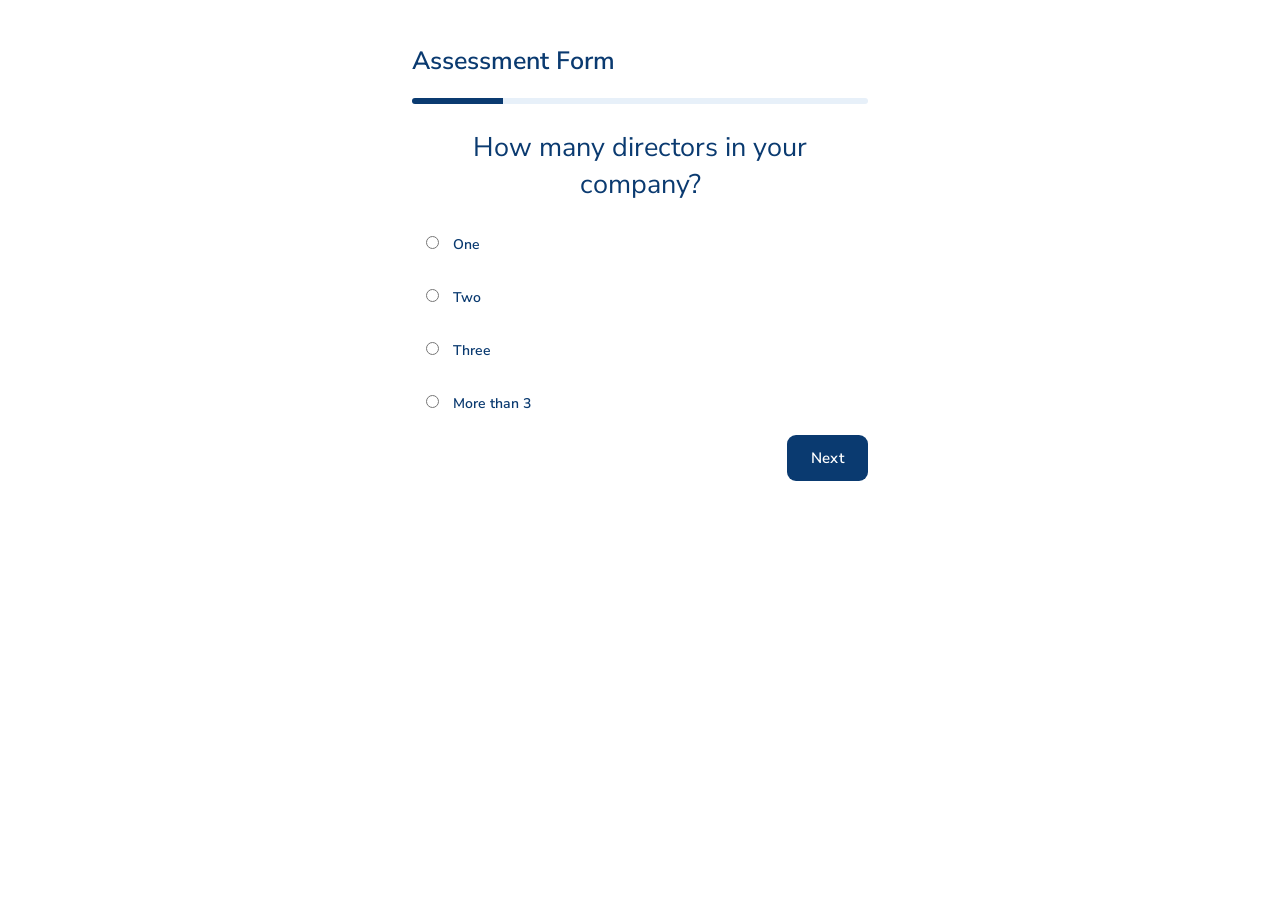
<file: contact.html>
<!DOCTYPE html>
<html lang="en">
<head>
<meta charset="UTF-8">
<meta name="viewport" content="width=device-width, initial-scale=1.0">
<title>Lead Generation Form - SharpX Accountancy</title>

<link href="https://fonts.googleapis.com/css2?family=Nunito+Sans:wght@300;400;500;600;700&display=swap" rel="stylesheet">

<style>
  :root { --ink: #0a3a70; --ink-hover: #084c95; --line: #dce8f5; }
  * { margin: 0; padding: 0; box-sizing: border-box; font-family: 'Nunito Sans', sans-serif; }

  body {
    color: #555;
    background: #ffffff;
    display: flex;
    justify-content: center;
    align-items: flex-start;
    min-height: 0;
    padding: 20px;
  }

  .container {
    width: 100%;
    max-width: 520px;
    background: #fff;
    border: none;
    border-radius: 22px;
    padding: 24px 32px;
    box-shadow: none;
    display: flex;
    flex-direction: column;
  }

  h2 {
    color: var(--ink);
    font-size: 27px;
    font-weight: 400;
    margin-bottom: 20px;
    text-align: center;
  }

  .step {
    display: none;
  }

  .container > form {
    display: flex;
    flex: 1;
    min-height: 0;
    flex-direction: column;
  }

  .step.active {
    display: flex;
    flex: 1;
    flex-direction: column;
  }

  label.option {
    display: block;
    padding: 12px 14px;
    margin-bottom: 10px;
    border: none;
    border-radius: 9px;
    cursor: pointer;
    color: var(--ink);
    font-size: 14px;
    font-weight: 600;
    transition: border-color .2s ease, box-shadow .2s ease, background .2s ease;
  }

  label.option:hover {
    background: #f4f8fd;
    border-color: var(--ink);
  }

  input[type="radio"],
  input[type="checkbox"] {
    margin-right: 10px;
    accent-color: var(--ink);
  }

  input[type="text"],
  input[type="email"],
  input[type="tel"] {
    width: 100%;
    padding: 12px 13px;
    margin-bottom: 12px;
    border: none;
    border-radius: 9px;
    outline: none;
    color: #555;
    font-size: 15px;
    font-weight: 600;
  }

  input:focus {
    border-color: var(--ink);
    box-shadow: 0 0 0 3px rgba(10,58,112,.10);
  }

  .buttons {
    display: flex;
    justify-content: space-between;
    margin-top: auto;
  }

  button {
    background: var(--ink);
    color: white;
    border: none;
    padding: 13px 24px;
    border-radius: 9px;
    cursor: pointer;
    transition: background .2s ease, transform .1s ease;
    font-size: 15px;
    font-weight: 600;
    letter-spacing: .3px;
  }

  button:hover {
    background: var(--ink-hover);
    transform: translateY(-1px);
  }

  .form-title {
    color: var(--ink);
    font-size: 25px;
    font-weight: 600;
    margin-bottom: 20px;
    text-align: left;
  }

  .progress {
    height: 6px;
    width: 100%;
    background: #e7f0f9;
    border-radius: 20px;
    margin-bottom: 25px;
    overflow: hidden;
  }

  .bar {
    height: 100%;
    width: 20%;
    background: var(--ink);
    transition: 0.3s;
  }
</style>
</head>

<body>

<div class="container">

<h1 class="form-title">Assessment Form</h1>

<div class="progress">
  <div class="bar" id="bar"></div>
</div>

<form action="https://api.web3forms.com/submit" method="POST">

  <!-- Web3Forms Integration Settings -->
  <input type="hidden" name="access_key" value="a24472c0-46aa-4830-95df-3df0b748cb43">
  <input type="hidden" name="from_name" value="SharpX Accountancy Lead Form">
  <input type="hidden" name="subject" value="New Accountancy Lead Generation Submission">
  <input type="hidden" name="replyto" value="info@sharpxaccountancy.co.uk">
  <input type="hidden" name="redirect" value="https://sharpxaccountancy.co.uk">

  <!-- STEP 1 -->
  <div class="step active">
    <h2>How many directors in your company?</h2>

    <label class="option"><input type="radio" name="Directors" value="One" required> One</label>
    <label class="option"><input type="radio" name="Directors" value="Two"> Two</label>
    <label class="option"><input type="radio" name="Directors" value="Three"> Three</label>
    <label class="option"><input type="radio" name="Directors" value="More than 3"> More than 3</label>

    <div class="buttons">
      <div></div>
      <button type="button" onclick="nextStep()">Next</button>
    </div>
  </div>

  <!-- STEP 2 -->
  <div class="step">
    <h2>Type of your company</h2>

    <label class="option"><input type="radio" name="Company Type" value="Limited Company" required> Limited Company</label>
    <label class="option"><input type="radio" name="Company Type" value="Sole Trader"> Sole Trader</label>
    <label class="option"><input type="radio" name="Company Type" value="Partnership"> Partnership</label>
    <label class="option"><input type="radio" name="Company Type" value="Freelancer"> Freelancer</label>
    <label class="option"><input type="radio" name="Company Type" value="Start-Up"> Start-Up</label>

    <div class="buttons">
      <button type="button" onclick="prevStep()">Back</button>
      <button type="button" onclick="nextStep()">Next</button>
    </div>
  </div>

  <!-- STEP 3 -->
  <div class="step">
    <h2>Your annual turnover</h2>

    <label class="option"><input type="radio" name="Annual Turnover" value="Less than 50,000" required> Less than 50,000</label>
    <label class="option"><input type="radio" name="Annual Turnover" value="50,000 to 70,000"> 50,000 to 70,000</label>
    <label class="option"><input type="radio" name="Annual Turnover" value="70,000 to 120,000"> 70,000 to 120,000</label>
    <label class="option"><input type="radio" name="Annual Turnover" value="More than 120,000"> More than 120,000</label>

    <div class="buttons">
      <button type="button" onclick="prevStep()">Back</button>
      <button type="button" onclick="nextStep()">Next</button>
    </div>
  </div>

  <!-- STEP 4 -->
  <div class="step">
    <h2>Services you are interested in</h2>

    <label class="option"><input type="checkbox" name="Services[]" value="Bookkeeping"> Bookkeeping</label>
    <label class="option"><input type="checkbox" name="Services[]" value="Accounts"> Accounts</label>
    <label class="option"><input type="checkbox" name="Services[]" value="Tax"> Tax</label>
    <label class="option"><input type="checkbox" name="Services[]" value="VAT"> VAT</label>
    <label class="option"><input type="checkbox" name="Services[]" value="Payroll"> Payroll</label>
    <label class="option"><input type="checkbox" name="Services[]" value="Advisory"> Advisory</label>

    <div class="buttons">
      <button type="button" onclick="prevStep()">Back</button>
      <button type="button" onclick="nextStep()">Next</button>
    </div>
  </div>

  <!-- STEP 5 -->
  <div class="step">
    <h2>Contact Us</h2>

    <input type="text" name="Full Name" placeholder="Full Name" required>
    <input type="text" name="Company Name" placeholder="Company Name" required>
    <input type="tel" name="Phone Number" placeholder="Phone Number" required>
    <input type="email" name="Email" placeholder="Email Address" required>

    <div class="buttons">
      <button type="button" onclick="prevStep()">Back</button>
      <button type="submit">Submit</button>
    </div>
  </div>

</form>
</div>

<script>
let currentStep = 0;
const steps = document.querySelectorAll(".step");
const bar = document.getElementById("bar");

function showStep(step){
  steps.forEach((s,i)=>{
    s.classList.toggle("active", i === step);
  });

  bar.style.width = ((step + 1) / steps.length) * 100 + "%";
  reportHeight();
}

function reportHeight(){
  const height = document.documentElement.scrollHeight;
  window.parent.postMessage({ source: "sharpxLeadForm", height: height }, "*");
}

window.addEventListener("load", reportHeight);
window.addEventListener("resize", reportHeight);

function validateCurrentStep() {
  const activeStep = steps[currentStep];
  const requiredInputs = activeStep.querySelectorAll("input[required], input[type='radio']");
  
  // If the step has radio buttons, check if at least one is selected
  if (requiredInputs.length > 0 && requiredInputs[0].type === "radio") {
    const name = requiredInputs[0].name;
    const checked = activeStep.querySelector(`input[name="${name}"]:checked`);
    if (!checked) {
      alert("Please select an option to proceed.");
      return false;
    }
  }
  
  // Validate basic text fields on the last step
  const textInputs = activeStep.querySelectorAll("input[type='text'], input[type='email'], input[type='tel']");
  for (let input of textInputs) {
    if (input.hasAttribute("required") && !input.value.trim()) {
      alert("Please fill out all fields.");
      input.focus();
      return false;
    }
  }
  
  return true;
}

function nextStep(){
  if (validateCurrentStep()) {
    if(currentStep < steps.length - 1){
      currentStep++;
      showStep(currentStep);
    }
  }
}

function prevStep(){
  if(currentStep > 0){
    currentStep--;
    showStep(currentStep);
  }
}
</script>

</body>
</html>
</file>
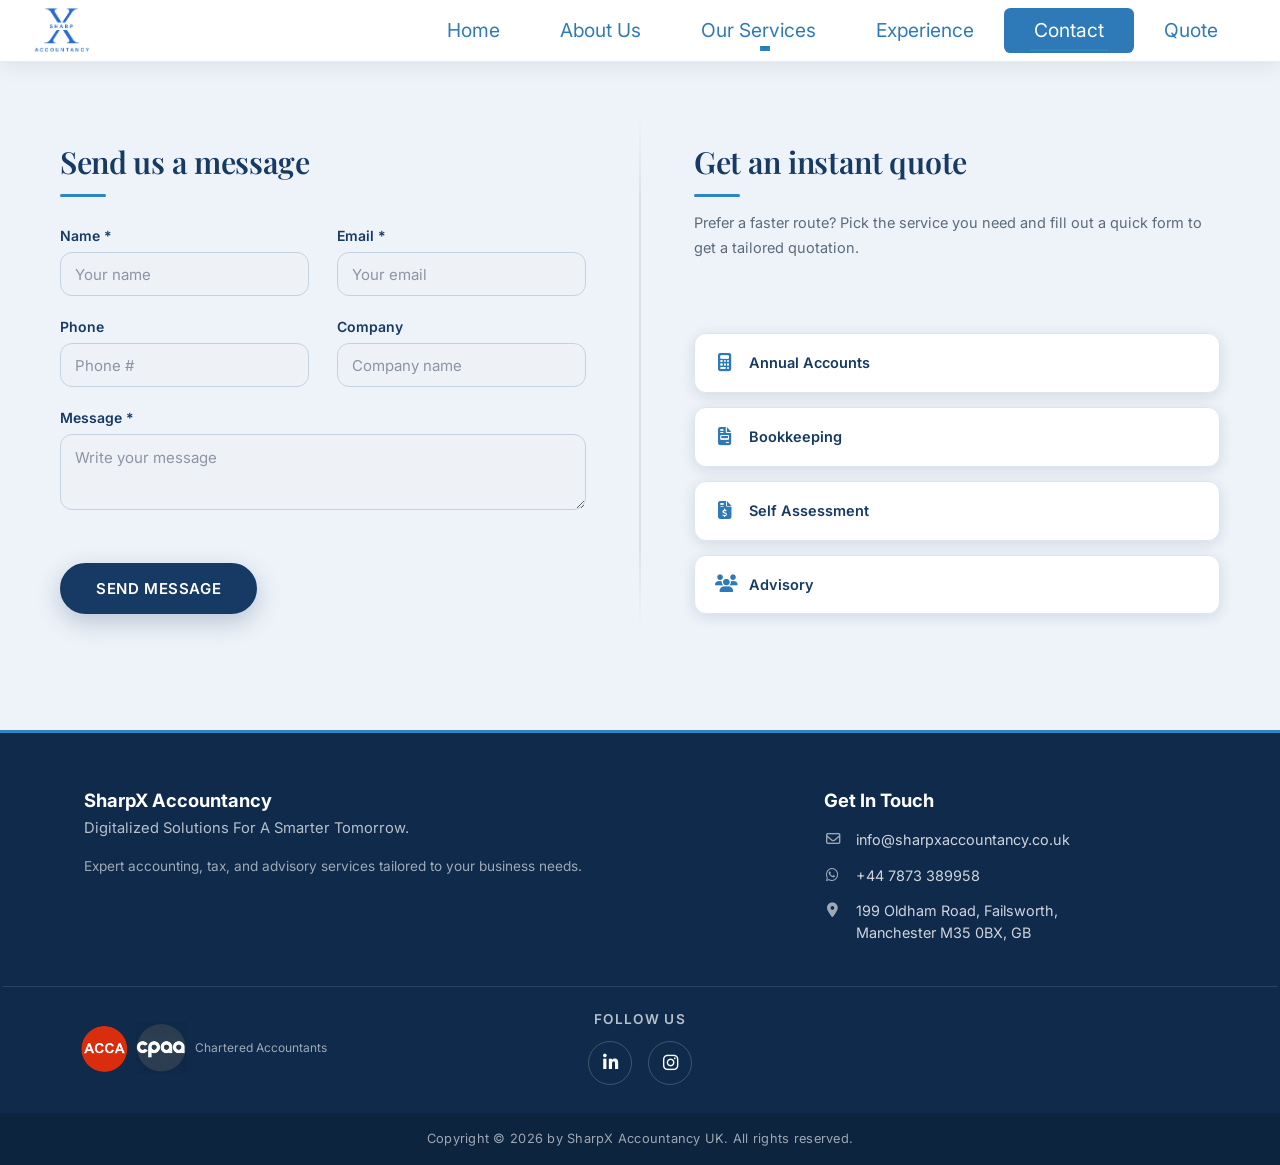
<file: contactForm.html>
<!doctype html>
<html lang="en">
  <head>
    <meta charset="UTF-8" />
    <meta name="viewport" content="width=device-width, initial-scale=1.0" />
    <title>Contact Form</title>
    <link rel="preconnect" href="https://fonts.googleapis.com" />
    <link rel="preconnect" href="https://fonts.gstatic.com" crossorigin />
    <link
      href="https://fonts.googleapis.com/css2?family=Nunito+Sans:wght@300;400;500;600;700&display=swap"
      rel="stylesheet"
    />
    <link rel="icon" type="image/png" href="img/Logo_NoBackground_Blue.png" />
    <link rel="stylesheet" href="fontawesome-5.5/css/all.min.css" />
    <link rel="stylesheet" href="slick/slick.css" />
    <link rel="stylesheet" href="slick/slick-theme.css" />
    <link rel="stylesheet" href="magnific-popup/magnific-popup.css" />
    <link rel="stylesheet" href="css/bootstrap.min.css" />
    <link rel="stylesheet" href="css/tooplate-infinite-loop.css" />
    <link
      href="https://fonts.googleapis.com/css2?family=Nunito+Sans:wght@300;400;600;700&display=swap"
      rel="stylesheet"
    />
    <link
      href="https://fonts.googleapis.com/css2?family=Inter:wght@300;400;500;600;700;800&display=swap"
      rel="stylesheet"
    />
    <link
      href="https://fonts.googleapis.com/css2?family=Playfair+Display:wght@400;500;600;700&display=swap"
      rel="stylesheet"
    />
    <link
      rel="stylesheet"
      href="https://cdnjs.cloudflare.com/ajax/libs/font-awesome/6.5.2/css/all.min.css"
    />
    <link rel="icon" type="image/png" href="img/Logo_NoBackground_Blue.png" />
    <style>
      /* ============================================================
       Design tokens — matched to index.html's SharpX theme
       ============================================================ */
      :root {
        --sx-blue-primary: #2e7ab8;
        --sx-blue-dark: #1f4f7a;
        --sx-blue-navy: #163a63;
        --sx-blue-deep: #0f2a4a;
        --sx-blue-light: #4a9fd8;
        --sx-gold: #2e86c1;
        --sx-gray: #5c6b7a;
        --sx-bg-light: #eef3f9;
        --sx-card-border: #dde6f0;
        --sx-shadow-sm: 0 3px 14px rgba(14, 44, 80, 0.12);
        --sx-shadow-md: 0 10px 30px rgba(14, 44, 80, 0.18);
        --sx-shadow-lg: 0 20px 54px rgba(14, 44, 80, 0.24);
        --sx-radius: 20px;
        --sx-radius-sm: 12px;
        --sx-transition: 0.4s cubic-bezier(0.25, 0.46, 0.45, 0.94);
        --sx-font: "Inter", "Nunito Sans", "Raleway", sans-serif;
        --sx-font-serif: "Playfair Display", "Georgia", serif;
        /* kept for any legacy references */
        --ink: var(--sx-blue-navy);
        --ink-hover: var(--sx-blue-primary);
        --muted: var(--sx-gray);
        --line: var(--sx-card-border);
        --page: var(--sx-bg-light);
      }
      * {
        box-sizing: border-box;
      }
      html,
      body {
        background-color: var(--sx-bg-light) !important;
      }
      .tm-navbar {
        background-color: #ffffff !important;
        box-shadow: 0 4px 20px rgba(14, 44, 80, 0.08) !important;
      }
      body {
        margin: 0;
        min-height: 100vh;
        font-family: var(--sx-font);
        -webkit-font-smoothing: antialiased;
        -moz-osx-font-smoothing: grayscale;
      }
      .page {
        min-height: calc(100vh - 170px);
        padding: 96px 20px 60px;
        display: flex;
        justify-content: center;
        align-items: flex-start;
        background-color: var(--sx-bg-light);
      }
      .contact-card {
        width: min(1320px, 100%);
        display: grid;
        grid-template-columns: minmax(0, 1fr) minmax(0, 1fr);
        gap: 28px;
        margin-top: 0;
        position: relative;
      }
      .contact-card::before {
        content: "";
        position: absolute;
        top: 20px;
        bottom: 20px;
        left: 50%;
        width: 1px;
        transform: translateX(-50%);
        background: linear-gradient(
          to bottom,
          rgba(22, 58, 99, 0) 0%,
          rgba(22, 58, 99, 0.18) 15%,
          rgba(22, 58, 99, 0.18) 85%,
          rgba(22, 58, 99, 0) 100%
        );
        pointer-events: none;
      }
      .form-panel,
      .lead-form-panel {
        background: transparent;
        border: none;
        border-radius: 0;
        box-shadow: none;
        opacity: 0;
        transform: translateY(24px);
        animation: fadeSlideUp 0.6s ease forwards;
      }
      .form-panel {
        animation-delay: 0.1s;
      }
      .lead-form-panel {
        animation-delay: 0.3s;
      }
      @keyframes fadeSlideUp {
        to {
          opacity: 1;
          transform: translateY(0);
        }
      }
      @media (prefers-reduced-motion: reduce) {
        .form-panel,
        .lead-form-panel {
          animation: none;
          opacity: 1;
          transform: none;
        }
      }
      .form-panel {
        padding: 48px 40px 34px;
      }
      h1,
      h2 {
        margin: 0;
        color: var(--sx-blue-navy);
        font-family: var(--sx-font-serif);
        font-size: 1.9rem;
        font-weight: 600;
        letter-spacing: -0.01em;
        position: relative;
        display: inline-block;
      }
      h1::after,
      h2::after {
        content: "";
        display: block;
        width: 46px;
        height: 3px;
        margin-top: 14px;
        border-radius: 3px;
        background: var(--sx-gold);
      }
      form {
        margin-top: 28px;
      }
      .field-grid {
        display: grid;
        grid-template-columns: 1fr 1fr;
        gap: 20px 28px;
      }
      .field {
        position: relative;
      }
      label {
        display: block;
        margin-bottom: 6px;
        color: var(--sx-blue-navy);
        font-family: var(--sx-font);
        font-size: 14px;
        font-weight: 600;
      }
      input,
      textarea {
        width: 100%;
        border: 1px solid #c3d1e0;
        border-radius: var(--sx-radius-sm);
        outline: 0;
        color: #47525d;
        font: 15px var(--sx-font);
        background: #eef2f7;
        transition:
          border-color 0.25s ease,
          box-shadow 0.25s ease,
          background-color 0.25s ease;
      }
      input::placeholder,
      textarea::placeholder {
        color: #8b95a3;
        opacity: 1;
      }
      input::-webkit-input-placeholder,
      textarea::-webkit-input-placeholder {
        color: #8b95a3;
        opacity: 1;
      }
      input:-ms-input-placeholder,
      textarea:-ms-input-placeholder {
        color: #8b95a3;
        opacity: 1;
      }
      input:focus,
      textarea:focus {
        background: #ffffff;
      }
      input {
        height: 44px;
        padding: 0 14px;
      }
      textarea {
        height: 76px;
        resize: vertical;
        padding: 12px 14px;
        line-height: 1.5;
      }
      input:focus,
      textarea:focus {
        border-color: var(--sx-blue-primary);
        box-shadow: 0 0 0 3px rgba(46, 122, 184, 0.15);
      }
      .message {
        margin-top: 20px;
      }
      button {
        margin-top: 20px;
        display: inline-flex;
        align-items: center;
        justify-content: center;
        gap: 8px;
        padding: 14px 34px;
        border: 2px solid var(--sx-blue-navy);
        border-radius: 60px;
        background: var(--sx-blue-navy);
        color: #ffffff;
        font: 600 15px var(--sx-font);
        letter-spacing: 0.04em;
        cursor: pointer;
        transition: all var(--sx-transition);
        box-shadow: 0 8px 24px rgba(22, 58, 99, 0.25);
      }
      button:hover {
        background: var(--sx-blue-primary);
        border-color: var(--sx-blue-primary);
        transform: translateY(-3px);
        box-shadow: 0 14px 32px rgba(46, 122, 184, 0.35);
      }
      button:active {
        transform: translateY(-1px) scale(0.98);
      }
      .lead-form-panel {
        padding: 48px 40px 34px;
        display: flex;
        flex-direction: column;
      }
      .lead-form-panel p.intro {
        color: var(--sx-gray);
        font-family: var(--sx-font);
        font-size: 14.5px;
        line-height: 1.7;
        margin-top: 14px;
        margin-bottom: 28px;
      }
      .quote-links-grid {
        display: flex;
        flex-direction: column;
        gap: 14px;
        margin-top: auto;
      }
      .quote-link-btn {
        display: flex;
        flex-direction: row;
        align-items: center;
        justify-content: flex-start;
        gap: 14px;
        text-align: left;
        padding: 18px 20px;
        border: 1px solid var(--sx-card-border);
        border-radius: var(--sx-radius-sm);
        background: #ffffff;
        color: var(--sx-blue-navy);
        font-family: var(--sx-font);
        font-weight: 600;
        font-size: 14.5px;
        text-decoration: none;
        position: relative;
        overflow: hidden;
        box-shadow: var(--sx-shadow-sm);
        transition: all var(--sx-transition);
      }
      .quote-link-btn i {
        font-size: 18px;
        width: 20px;
        text-align: center;
        color: var(--sx-blue-primary);
        transition: color 0.3s ease;
      }
      .quote-link-btn:hover {
        background: var(--sx-blue-navy);
        border-color: var(--sx-blue-navy);
        color: #ffffff;
        transform: translateX(4px);
        box-shadow: var(--sx-shadow-sm);
      }
      .quote-link-btn:hover i {
        color: #ffffff;
      }
      .form-panel form > button {
        margin-top: 70px;
      }
      .tm-footer .container {
        padding: 10px 0 8px !important;
      }
      footer.tm-footer {
        padding: 6px 0 0 !important;
        box-shadow: none !important;
        border-top: 3px solid var(--sx-gold);
      }
      .tm-footer .item-link {
        display: inline-flex;
        align-items: center;
        justify-content: center;
        width: 40px;
        height: 40px;
        border-radius: 50%;
        border: 1px solid rgba(255, 255, 255, 0.25);
        transition: all var(--sx-transition);
      }
      .tm-footer .item-link:hover {
        background: var(--sx-gold);
        border-color: var(--sx-gold);
        color: var(--sx-blue-deep) !important;
        transform: translateY(-3px);
      }
      .tm-footer h5 {
        font-size: 15px !important;
        margin-bottom: 2px !important;
      }
      .tm-footer h6 {
        font-size: 12px !important;
        margin-bottom: 4px !important;
      }
      .tm-footer p {
        font-size: 12px !important;
        line-height: 1.35 !important;
      }
      .tm-footer .mb-4 {
        margin-bottom: 8px !important;
      }
      .tm-footer [style*="margin-top: 25px"] {
        margin-top: 10px !important;
        padding-top: 8px !important;
      }
      .tm-footer [style*="gap: 20px"] {
        gap: 12px !important;
      }
      /* Nav link styling — matched to index.html's scrolled navbar state */
      .tm-navbar .tm-nav-link,
      .tm-navbar .navbar-toggler i {
        color: var(--sx-blue-primary) !important;
      }
      .tm-navbar .dropdown-toggle::after {
        border-top-color: var(--sx-blue-primary);
      }
      .tm-navbar .tm-nav-link:hover,
      .tm-navbar .tm-nav-link.active,
      .tm-navbar .tm-nav-link.current {
        color: #ffffff !important;
        background-color: var(--sx-blue-primary) !important;
      }
      .tm-nav-link {
        position: relative;
        transition: letter-spacing 0.3s ease;
      }
      .tm-nav-link:hover {
        letter-spacing: 0.03em;
      }
      .tm-nav-link::after {
        content: "";
        position: absolute;
        left: 50%;
        bottom: 2px;
        width: 0;
        height: 2px;
        background: var(--sx-gold);
        transition: all 0.3s ease;
        transform: translateX(-50%);
      }
      .tm-nav-link:hover::after,
      .tm-nav-link.active::after,
      .tm-nav-link.current::after {
        width: 60%;
      }
      @media (max-width: 991px) {
        .navbar-collapse.show {
          background: var(--sx-blue-navy);
          border-radius: 0 0 12px 12px;
        }
        .navbar-collapse.show .tm-nav-link {
          color: #ffffff !important;
        }
      }

      /* Mobile layout aligns with the site's collapsed-navbar breakpoint. */
      @media (max-width: 991px) {
        .page {
          min-height: auto;
          padding: 88px 16px 28px;
          align-items: center;
        }
        .contact-card {
          grid-template-columns: 1fr;
        }
        .contact-card::before {
          display: none;
        }
        .form-panel {
          padding: 32px 24px;
        }
        .field-grid {
          grid-template-columns: 1fr;
          gap: 24px;
        }
        .message {
          margin-top: 24px;
        }
        .form-panel form > button {
          margin-top: 20px;
        }
        .lead-form-panel {
          padding: 32px 24px;
        }
        input,
        textarea {
          border: 1px solid #c3d1e0 !important;
          background: #eef2f7 !important;
        }
        input:focus,
        textarea:focus {
          background: #ffffff !important;
        }
        input::placeholder,
        textarea::placeholder {
          color: #8b95a3 !important;
          opacity: 1 !important;
        }
      }
    </style>

    <style>
      /* Make the "Our Services" dropdown expand inline within the mobile menu
         instead of floating as an absolutely-positioned box that overflows
         off the right edge of the screen. */
      @media (max-width: 991px) {
        /* .navbar-nav is capped at max-width:200px in tooplate-infinite-loop.css,
           which is fine for the plain links but too narrow for the "Our Services"
           submenu items. Relax it only while that dropdown is open. */
        #tmNav .navbar-nav:has(.dropdown-menu.show) {
          max-width: 295px;
        }

        #tmNav .dropdown-menu {
          position: static;
          float: none;
          width: max-content;
          max-width: 295px;
          margin: 0 -10px !important;
          /* reclaims the mobile menu card's own 10px side padding, since the
             longest item ("Accounts, Corporation Tax & Payroll") needs every
             available pixel to fit on one line */
          border: none;
          box-shadow: none;
          background-color: transparent;
        }

        /* Keep each item's icon + label on a single line. The longest item
           genuinely does not fit at the site's default mobile font-size/padding
           within the available card width, so both are reduced here. */
        #tmNav .nav-item.dropdown .dropdown-menu .dropdown-item {
          white-space: nowrap;
          font-size: 0.72rem !important;
          padding: 6px 8px 6px 10px !important;
          color: rgba(255, 255, 255, 0.75) !important;
        }

        #tmNav .nav-item.dropdown .dropdown-menu .dropdown-item:hover,
        #tmNav .nav-item.dropdown .dropdown-menu .dropdown-item:focus,
        #tmNav .nav-item.dropdown .dropdown-menu .dropdown-item:active {
          color: #ffffff !important;
          background-color: transparent !important;
        }

        #tmNav .nav-item.dropdown .dropdown-menu .dropdown-item i {
          width: 12px !important;
          margin-right: 4px !important;
          color: rgba(255, 255, 255, 0.55) !important;
        }

        /* Bootstrap turns the toggle white when the dropdown is open/focused,
           which is invisible against the white mobile menu background.
           Force it to match the other nav links instead. */
        #tmNav .dropdown-toggle,
        #tmNav .dropdown-toggle.show,
        #tmNav .dropdown-toggle:focus,
        #tmNav .dropdown-toggle:active {
          color: #ffffff !important;
        }
        #tmNav .dropdown-toggle.show {
          background-color: var(--sx-blue-primary) !important;
        }
      }

      /* Belt-and-braces fix, applied on desktop (white bar) only: force the
         "Our Services" toggle to stay dark-on-light in its resting, focus,
         active and open states, so it can never blend into the bar's own
         background. Hover is deliberately left alone so it keeps the same
         blue-pill highlight as the other nav links (Home, About Us, etc.).
         On mobile the dropdown menu sits inside the dark navy panel instead,
         so this is scoped out there and handled by the white override above. */
      @media (min-width: 992px) {
        #tmNav .nav-item.dropdown > .dropdown-toggle,
        #tmNav .nav-item.dropdown > .dropdown-toggle:link,
        #tmNav .nav-item.dropdown > .dropdown-toggle:visited,
        #tmNav .nav-item.dropdown > .dropdown-toggle:focus,
        #tmNav .nav-item.dropdown > .dropdown-toggle:active,
        #tmNav .nav-item.dropdown > .dropdown-toggle.show {
          color: var(--sx-blue-primary) !important;
          background-color: transparent !important;
          background: none !important;
          -webkit-text-fill-color: var(--sx-blue-primary) !important;
        }
      }

      /* Match the same blue-pill hover treatment the other nav links get. */
      #tmNav .nav-item.dropdown > .dropdown-toggle:hover {
        color: #ffffff !important;
        background-color: var(--sx-blue-primary) !important;
        background: var(--sx-blue-primary) !important;
        -webkit-text-fill-color: #ffffff !important;
      }

      /* ============================================================
         FOOTER — matches index.html site-footer styles
         ============================================================ */
      .site-footer {
        background: var(--sx-blue-deep);
        border-top: 3px solid var(--sx-gold);
        color: #ffffff;
        padding: 0;
        margin: 0;
        position: relative;
        z-index: 10;
        width: 100%;
      }
      .footer-main {
        padding: 56px 0 28px;
      }
      .footer-brand h5 {
        font-family: var(--sx-font);
        font-size: 1.15rem;
        font-weight: 700;
        margin-bottom: 6px;
        color: #ffffff;
      }
      .footer-brand .tagline {
        font-size: 0.92rem;
        color: rgba(255, 255, 255, 0.7);
        margin-bottom: 16px;
        line-height: 1.5;
      }
      .footer-brand .desc {
        font-size: 0.85rem;
        color: rgba(255, 255, 255, 0.6);
        line-height: 1.65;
      }
      .footer-badge {
        display: inline-flex;
        align-items: center;
      }
      .footer-badge img {
        height: 52px;
        width: auto;
        display: block;
      }
      .footer-badge img:first-child {
        margin-right: 6px;
      }
      .footer-badge img:last-child {
        height: 52px;
      }
      .footer-badge img:last-of-type {
        height: 52px;
      }
      .footer-contact h5 {
        font-family: var(--sx-font);
        font-size: 1.15rem;
        font-weight: 700;
        margin-bottom: 18px;
        color: #ffffff;
      }
      .footer-contact-item {
        display: flex;
        align-items: flex-start;
        gap: 14px;
        margin-bottom: 14px;
        font-size: 0.9rem;
        color: rgba(255, 255, 255, 0.8);
        transition: color 0.3s ease;
      }
      .footer-contact-item:hover {
        color: #ffffff;
      }
      .footer-contact-item i {
        width: 18px;
        text-align: center;
        color: rgba(255, 255, 255, 0.6);
        margin-top: 3px;
        flex-shrink: 0;
        transition: color 0.3s ease;
      }
      .footer-contact-item:hover i {
        color: var(--sx-gold);
      }
      .footer-contact-item a {
        color: inherit;
        text-decoration: none;
        transition: color 0.3s ease;
      }
      .footer-contact-item a:hover {
        color: #ffffff;
      }
      .footer-social {
        border-top: 1px solid rgba(255, 255, 255, 0.12);
        margin-top: 28px;
        padding-top: 24px;
        text-align: center;
      }
      .footer-social-row {
        display: grid;
        grid-template-columns: 1fr auto 1fr;
        align-items: center;
      }
      .footer-badge {
        grid-column: 1;
        justify-self: start;
        margin-left: 75px;
      }
      .footer-follow {
        grid-column: 2;
      }
      @media (max-width: 991px) {
        .footer-main {
          padding: 44px 0 20px;
          text-align: center;
        }
        .footer-brand,
        .footer-contact {
          text-align: center !important;
        }
        .footer-contact-item {
          justify-content: center;
        }
        .footer-social-row {
          display: flex;
          flex-direction: column;
          align-items: center;
          gap: 20px;
        }
        .footer-badge {
          grid-column: unset;
          justify-self: unset;
          margin-left: 0;
        }
        .footer-follow {
          grid-column: unset;
        }
      }
      .footer-social h6 {
        font-family: var(--sx-font);
        font-size: 0.85rem;
        font-weight: 600;
        margin-bottom: 14px;
        color: rgba(255, 255, 255, 0.7);
        letter-spacing: 0.1em;
        text-transform: uppercase;
      }
      .social-icons {
        display: flex;
        justify-content: center;
        gap: 16px;
      }
      .social-icon {
        width: 44px;
        height: 44px;
        border-radius: 50%;
        border: 1px solid rgba(255, 255, 255, 0.2);
        display: flex;
        align-items: center;
        justify-content: center;
        color: #ffffff;
        font-size: 1.1rem;
        transition: all 0.3s ease;
        text-decoration: none;
      }
      .social-icon:hover {
        background: var(--sx-gold);
        border-color: var(--sx-gold);
        transform: translateY(-3px);
        color: var(--sx-blue-deep);
      }
      .footer-bottom {
        background: rgba(0, 0, 0, 0.15);
        padding: 14px 0;
        text-align: center;
      }
      .footer-bottom p {
        margin: 0;
        font-size: 0.8rem;
        color: rgba(255, 255, 255, 0.6);
        letter-spacing: 0.02em;
      }
    </style>
  </head>
  <body>
    <nav class="navbar navbar-expand-lg tm-navbar scroll" id="tmNav">
      <div class="container px-4 px-md-3">
        <a href="index.html" class="navbar-brand">
          <img src="img/Logo_NoBackground.png" alt="SharpX Accountancy logo" />
        </a>
        <button class="navbar-toggler" type="button" data-toggle="collapse" data-target="#contactNavbarContent" aria-controls="contactNavbarContent" aria-expanded="false" aria-label="Toggle navigation">
          <i class="fas fa-bars navbar-toggler-icon"></i>
        </button>
        <div class="collapse navbar-collapse" id="contactNavbarContent">
          <ul class="navbar-nav ml-auto">
            <li class="nav-item"><a class="nav-link tm-nav-link" href="index.html">Home</a></li>
            <li class="nav-item"><a class="nav-link tm-nav-link" href="index.html#AboutUs">About Us</a></li>
            <li class="nav-item dropdown">
              <a class="nav-link tm-nav-link dropdown-toggle" href="#" id="contactServicesDropdown" role="button" data-toggle="dropdown" aria-haspopup="true" aria-expanded="false">Our Services</a>
              <div class="dropdown-menu" aria-labelledby="contactServicesDropdown">
                <a class="dropdown-item" href="details/bookkeeping.html"><i class="fas fa-file-invoice"></i> Bookkeeping, VAT &amp; CIS Returns</a>
                <a class="dropdown-item" href="details/selfAssessment.html"><i class="fas fa-file-invoice-dollar"></i> Self-Assessment</a>
                <a class="dropdown-item" href="details/accounts.html"><i class="fas fa-calculator"></i> Accounts, Corporation Tax &amp; Payroll</a>
                <a class="dropdown-item" href="details/advisory.html"><i class="fas fa-users"></i> Advisory</a>
              </div>
            </li>
            <li class="nav-item"><a class="nav-link tm-nav-link" href="index.html#gallery">Experience</a></li>
            <li class="nav-item"><a class="nav-link tm-nav-link current" href="contactForm.html">Contact</a></li>
            <li class="nav-item"><a class="nav-link tm-nav-link" href="Forms.html">Quote</a></li>
          </ul>
        </div>
      </div>
    </nav>
    <main class="page">
      <section class="contact-card" aria-label="Contact us">
        <div class="form-panel">
          <h1>Send us a message</h1>
          <form action="https://api.web3forms.com/submit" method="POST">

          <input type="hidden" name="access_key" value="a24472c0-46aa-4830-95df-3df0b748cb43">
          <input type="hidden" name="from_name" value="SharpX Accountancy Contact Form">
          <input type="hidden" name="subject" value="New Contact Form Submission">
          <input type="hidden" name="replyto" value="info@sharpxaccountancy.co.uk">
          <input type="hidden" name="redirect" value="https://sharpxaccountancy.co.uk">
            <div class="field-grid">
              <div class="field">
                <label for="name">Name *</label>
                <input
                  id="name"
                  name="name"
                  type="text"
                  placeholder="Your name"
                  required
                />
              </div>
              <div class="field">
                <label for="email">Email *</label>
                <input
                  id="email"
                  name="email"
                  type="email"
                  placeholder="Your email"
                  required
                />
              </div>
              <div class="field">
                <label for="phone">Phone</label>
                <input
                  id="phone"
                  name="phone"
                  type="tel"
                  placeholder="Phone #"
                />
              </div>
              <div class="field">
                <label for="company">Company</label>
                <input
                  id="company"
                  name="company"
                  type="text"
                  placeholder="Company name"
                />
              </div>
            </div>
            <div class="field message">
              <label for="message">Message *</label>
              <textarea
                id="message"
                name="message"
                placeholder="Write your message"
                required
              ></textarea>
            </div>
            <button type="submit" style="margin-top: 45px;">SEND MESSAGE</button>
          </form>
        </div>
        <section class="lead-form-panel" aria-label="Get an instant quote">
          <h2>Get an instant quote</h2>
          <p class="intro">
            Prefer a faster route? Pick the service you need and fill out a
            quick form to get a tailored quotation.
          </p>
          <div class="quote-links-grid">
            <a class="quote-link-btn" href="Forms.html?tab=accounts">
              <i class="fas fa-calculator"></i>
              Annual Accounts
            </a>
            <a class="quote-link-btn" href="Forms.html?tab=bookkeeping">
              <i class="fas fa-file-invoice"></i>
              Bookkeeping
            </a>
            <a class="quote-link-btn" href="Forms.html?tab=selfassessment">
              <i class="fas fa-file-invoice-dollar"></i>
              Self Assessment
            </a>
            <a class="quote-link-btn" href="Forms.html?tab=advisory">
              <i class="fas fa-users"></i>
              Advisory
            </a>
          </div>
        </section>
      </section>
    </main>

    <footer class="site-footer">
      <div class="container footer-main reveal">
        <div class="row justify-content-center">
          <div class="col-11 col-md-5 col-lg-5 mb-4 mb-md-0 mx-auto text-left">
            <div class="footer-brand">
              <h5>SharpX Accountancy</h5>
              <p class="tagline">
                Digitalized Solutions For A Smarter Tomorrow.
              </p>
              <p class="desc">
                Expert accounting, tax, and advisory services tailored to your
                business needs.
              </p>
            </div>
          </div>

          <div
            class="col-11 col-md-5 col-lg-4 pl-md-4 pl-lg-5 mx-auto text-left"
          >
            <div class="footer-contact">
              <h5>Get In Touch</h5>
              <div class="footer-contact-item">
                <i class="far fa-envelope"></i>
                <a href="mailto:info@sharpxaccountancy.co.uk"
                  >info@sharpxaccountancy.co.uk</a
                >
              </div>
              <div class="footer-contact-item">
                <i class="fab fa-whatsapp"></i>
                <a
                  href="https://wa.me/447873389958"
                  target="_blank"
                  rel="noopener noreferrer"
                  >+44 7873 389958</a
                >
              </div>
              <div class="footer-contact-item">
                <i class="fas fa-map-marker-alt"></i>
                <a href="#"
                  >199 Oldham Road, Failsworth,<br />Manchester M35 0BX, GB</a
                >
              </div>
            </div>
          </div>
        </div>

        <div class="footer-social">
          <div class="footer-social-row">
            <div class="footer-badge">
              <img
                src="img/ACCA_Logo.png"
                alt="ACCA - Association of Chartered Certified Accountants"
              />
              <img src="img/CPAAA.jpg" alt="CPAA Logo" />
              <span style="font-size: 0.75rem; color: rgba(255, 255, 255, 0.6); margin-left: 8px"
                >Chartered Accountants</span>
            </div>
            <div class="footer-follow">
              <h6>Follow Us</h6>
              <div class="social-icons">
                <a
                  href="https://www.linkedin.com/company/sharpx-accountancy-services-ltd/"
                  class="social-icon"
                  target="_blank"
                  rel="nofollow noopener noreferrer"
                >
                  <i class="fab fa-linkedin-in"></i>
                </a>
                <a
                  href="https://www.instagram.com/sharpxaccountancy?utm_source=qr&igsh=Mm0xczRpaTZvbHU4"
                  class="social-icon"
                  target="_blank"
                  rel="nofollow noopener noreferrer"
                >
                  <i class="fab fa-instagram"></i>
                </a>
              </div>
            </div>
          </div>
        </div>
      </div>

      <div class="footer-bottom">
        <p>
          Copyright &copy; 2026 by SharpX Accountancy UK. All rights
          reserved.
        </p>
      </div>
    </footer>
    <script src="js/jquery-1.9.1.min.js"></script>
    <script src="js/bootstrap.min.js"></script>
  </body>
</html>
</file>
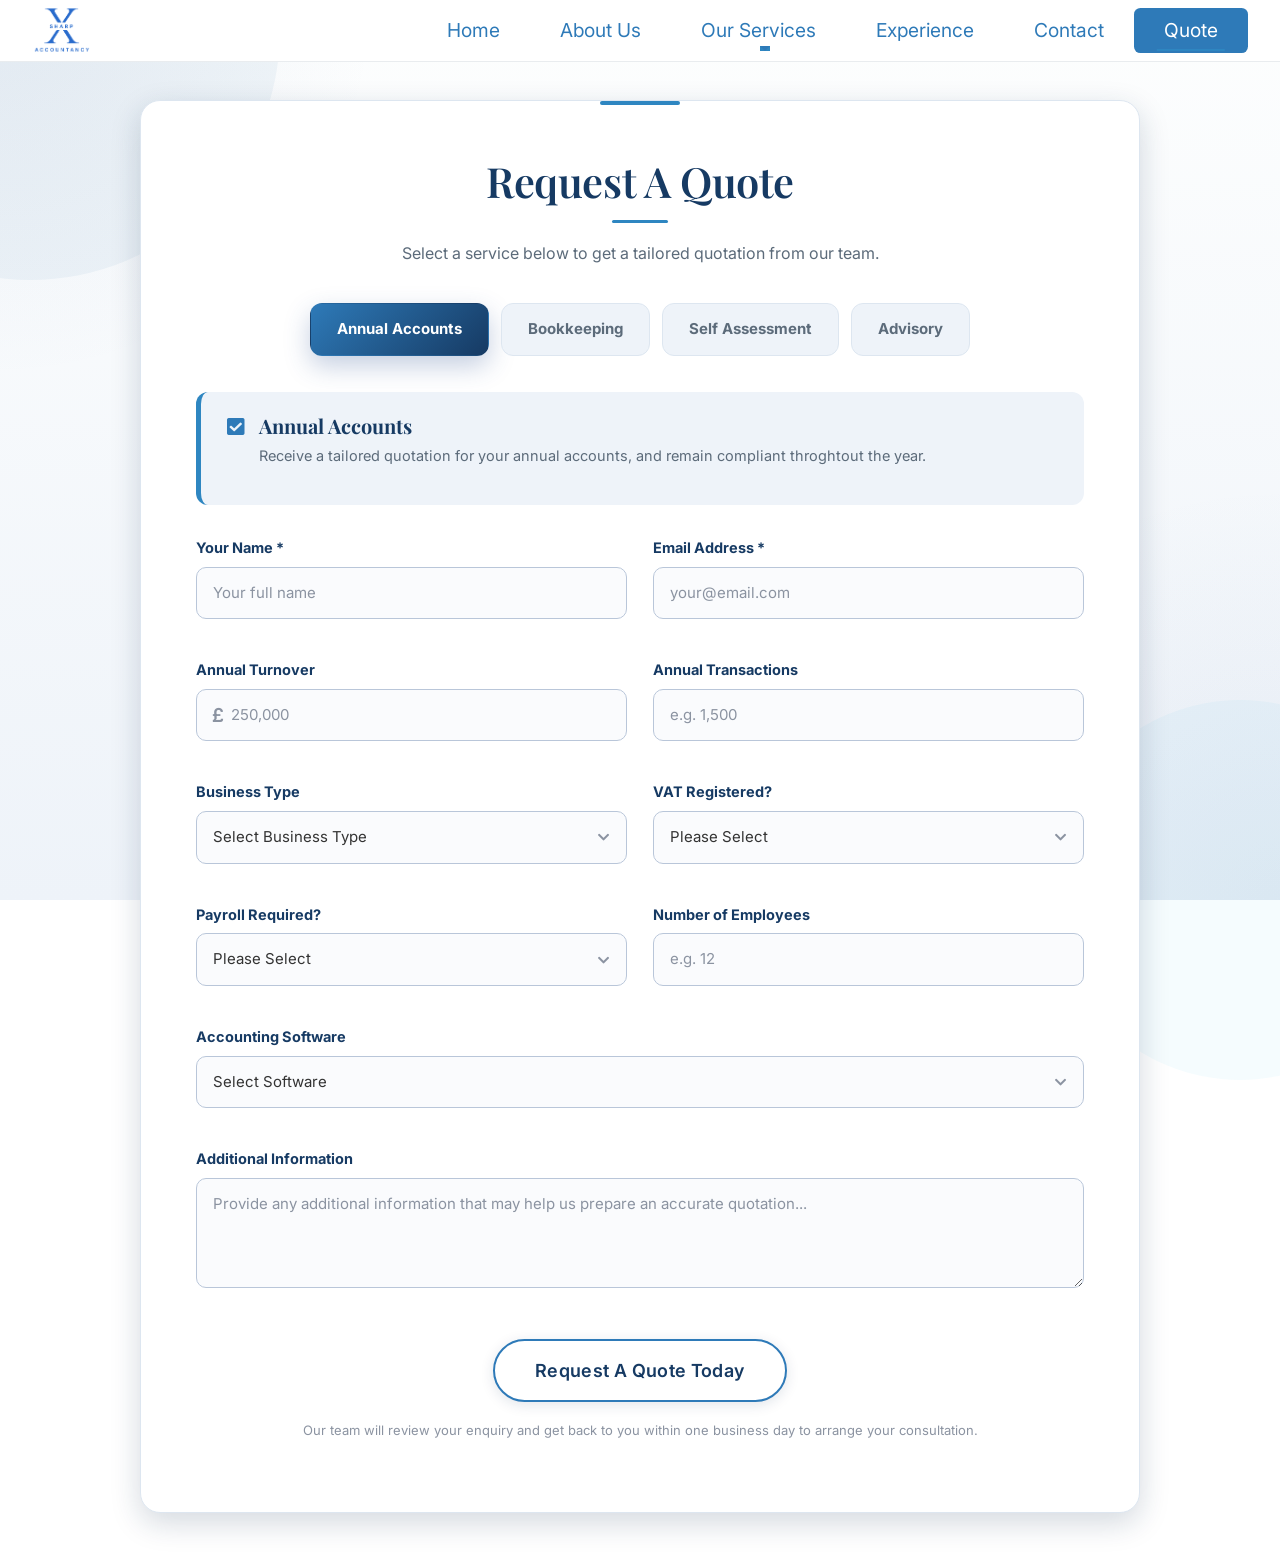
<file: Forms.html>
<!doctype html>
<html lang="en">
  <head>
    <meta charset="UTF-8" />
    <meta name="viewport" content="width=device-width, initial-scale=1.0" />

    <title>Request A Quote | SharpX Accountancy</title>

    <link
      href="https://fonts.googleapis.com/css2?family=Nunito+Sans:wght@300;400;500;600;700&display=swap"
      rel="stylesheet"
    />
    <link href="https://fonts.googleapis.com/css2?family=Inter:wght@300;400;500;600;700;800&display=swap" rel="stylesheet">
    <link
      href="https://fonts.googleapis.com/css2?family=Playfair+Display:wght@400;500;600;700&display=swap"
      rel="stylesheet"
    />
    <link rel="stylesheet" href="fontawesome-5.5/css/all.min.css">
    <link rel="stylesheet" href="css/bootstrap.min.css">
    <link rel="stylesheet" href="css/tooplate-infinite-loop.css">

    <style>
      /* ============================================================
         Design tokens shared with the main SharpX site (index.html)
         ============================================================ */
      :root {
        --sx-blue-primary: #2e7ab8;
        --sx-blue-dark: #1f4f7a;
        --sx-blue-navy: #163a63;
        --sx-blue-medium: #2e86c1;
        --sx-blue-deep: #0f2a4a;
        --sx-blue-light: #4a9fd8;
        --sx-blue-accent: #2e86c1;
        --sx-gold: #2e86c1;
        --sx-gold-deep: #1b4f72;
        --sx-gray: #5c6b7a;
        --sx-bg-light: #eef3f9;
        --sx-card-border: #dde6f0;
        --sx-shadow-sm: 0 3px 14px rgba(14, 44, 80, 0.12);
        --sx-shadow-md: 0 10px 30px rgba(14, 44, 80, 0.18);
        --sx-shadow-lg: 0 20px 54px rgba(14, 44, 80, 0.24);
        --sx-radius: 20px;
        --sx-radius-sm: 12px;
        --sx-transition: 0.4s cubic-bezier(0.25, 0.46, 0.45, 0.94);
        --sx-font: 'Inter', 'Nunito Sans', 'Raleway', sans-serif;
        --sx-font-serif: 'Playfair Display', 'Georgia', serif;
      }

      * {
        margin: 0;
        padding: 0;
        box-sizing: border-box;
      }

      html,
      body {
        width: 100%;
        max-width: 100%;
        overflow-x: hidden;
      }

      .tm-navbar {
        top: 0;
        left: 0;
        right: 0;
      }

      /* Nav link gold underline accent, matches index.html */
      .tm-nav-link {
        position: relative;
      }
      .tm-nav-link::after {
        content: "";
        position: absolute;
        left: 50%;
        bottom: 2px;
        width: 0;
        height: 2px;
        background: var(--sx-gold);
        transition: all 0.3s ease;
        transform: translateX(-50%);
      }
      .tm-nav-link:hover::after,
      .tm-nav-link.active::after,
      .tm-nav-link.current::after {
        width: 60%;
      }

      @media (max-width: 991px) {
        .navbar-collapse.show {
          background: var(--sx-blue-navy);
          border-radius: 0 0 12px 12px;
        }
        .navbar-collapse.show .tm-nav-link {
          color: #ffffff !important;
        }
      }

      body {
        font-family: var(--sx-font) !important;
        -webkit-font-smoothing: antialiased;
        -moz-osx-font-smoothing: grayscale;

        background:
          radial-gradient(
            circle at top left,
            rgba(46, 83, 148, 0.07) 0%,
            transparent 380px
          ),
          radial-gradient(
            circle at bottom right,
            rgba(46, 83, 148, 0.06) 0%,
            transparent 420px
          ),
          linear-gradient(180deg, #fdfefe 0%, var(--sx-bg-light) 100%);

        background-attachment: fixed;

        padding: 10px 20px;

        position: relative;
      }

      body::before {
        content: "";
        position: fixed;
        width: 500px;
        height: 500px;
        background: rgba(51, 119, 170, 0.06);
        border-radius: 50%;
        top: -220px;
        left: -220px;
        z-index: -2;
        pointer-events: none;
      }

      body::after {
        content: "";
        position: fixed;
        width: 380px;
        height: 380px;
        background: rgba(56, 187, 221, 0.05);
        border-radius: 50%;
        bottom: -180px;
        right: -150px;
        z-index: -2;
        pointer-events: none;
      }

      /* ---------- Fade-in choreography ---------- */

      @keyframes fadeInUp {
        from {
          opacity: 0;
          transform: translateY(24px);
        }
        to {
          opacity: 1;
          transform: translateY(0);
        }
      }

      @keyframes fadeInDown {
        from {
          opacity: 0;
          transform: translateY(-16px);
        }
        to {
          opacity: 1;
          transform: translateY(0);
        }
      }

      @keyframes fadeInScale {
        from {
          opacity: 0;
          transform: scale(0.94);
        }
        to {
          opacity: 1;
          transform: scale(1);
        }
      }

      .page-container {
        max-width: 1000px;
        margin: 90px auto 40px;
        background: #ffffff;
        border-radius: var(--sx-radius);
        padding: 55px;
        box-shadow: var(--sx-shadow-md);
        border: 1px solid var(--sx-card-border);
        position: relative;
        animation: fadeInUp 0.7s ease both;
      }

      .page-container::before {
        content: '';
        position: absolute;
        top: 0;
        left: 50%;
        transform: translateX(-50%);
        width: 80px;
        height: 4px;
        border-radius: 4px;
        background: var(--sx-gold);
      }

      .main-title {
        text-align: center;
        font-family: var(--sx-font-serif);
        font-weight: 600;
        font-size: 2.6rem;
        letter-spacing: -0.01em;
        color: var(--sx-blue-navy);
        margin-bottom: 15px;
        position: relative;
        display: block;
        animation: fadeInUp 0.7s ease both;
        animation-delay: 0.08s;
      }

      .main-title::after {
        content: "";
        display: block;
        width: 56px;
        height: 3px;
        margin: 14px auto 0;
        border-radius: 3px;
        background: var(--sx-gold);
      }

      .main-subtitle {
        text-align: center;
        color: var(--sx-gray);
        font-size: 16px;
        margin-bottom: 35px;
        animation: fadeInUp 0.7s ease both;
        animation-delay: 0.16s;
      }

      /* ---------- Tabs ---------- */

      .tabs {
        display: flex;
        flex-wrap: wrap;
        gap: 12px;
        justify-content: center;
        margin-bottom: 36px;
      }

      .tab-btn {
        font-family: var(--sx-font);
        font-weight: 700;
        font-size: 15px;
        color: var(--sx-gray);
        background: var(--sx-bg-light);
        border: 1px solid var(--sx-card-border);
        padding: 14px 26px;
        border-radius: var(--sx-radius-sm);
        cursor: pointer;
        transition: var(--sx-transition);
        animation: fadeInDown 0.6s ease both;
      }

      .tabs .tab-btn:nth-child(1) { animation-delay: 0.22s; }
      .tabs .tab-btn:nth-child(2) { animation-delay: 0.28s; }
      .tabs .tab-btn:nth-child(3) { animation-delay: 0.34s; }
      .tabs .tab-btn:nth-child(4) { animation-delay: 0.40s; }
      .tabs .tab-btn:nth-child(5) { animation-delay: 0.46s; }
      .tabs .tab-btn:nth-child(6) { animation-delay: 0.52s; }

      .tab-btn:hover {
        background: #e3ecf7;
        color: var(--sx-blue-navy);
        transform: translateY(-2px);
        box-shadow: var(--sx-shadow-sm);
      }

      .tab-btn.active {
        background: linear-gradient(135deg, var(--sx-blue-primary), var(--sx-blue-navy));
        color: #ffffff;
        border-color: transparent;
        box-shadow: 0 10px 26px rgba(46, 83, 148, 0.28);
      }

      /* ---------- Panels ---------- */

      .tab-panel {
        display: none;
      }

      .tab-panel.active {
        display: block;
        animation: fadeIn 0.5s ease both;
      }

      @keyframes fadeIn {
        from {
          opacity: 0;
          transform: translateY(14px);
        }
        to {
          opacity: 1;
          transform: translateY(0);
        }
      }

      .service-info {
        display: flex;
        gap: 14px;
        align-items: flex-start;
        background: var(--sx-bg-light);
        border-left: 5px solid var(--sx-gold);
        border-radius: var(--sx-radius-sm);
        padding: 22px 26px;
        margin-bottom: 32px;
        animation: fadeInUp 0.5s ease both;
        animation-delay: 0.06s;
      }

      .service-info i.fa-check-square {
        color: var(--sx-blue-primary);
        font-size: 20px;
        margin-top: 3px;
      }

      .service-info h2 {
        font-family: var(--sx-font-serif);
        color: var(--sx-blue-navy);
        font-size: 20px;
        font-weight: 700;
        margin-bottom: 6px;
      }

      .service-info p {
        color: var(--sx-gray);
        font-size: 14.5px;
        line-height: 1.6;
      }

      /* ---------- Form ---------- */

      .form-grid {
        display: grid;
        grid-template-columns: 1fr 1fr;
        gap: 24px 26px;
      }

      .form-group {
        display: flex;
        flex-direction: column;
        animation: fadeInUp 0.5s ease both;
      }

      .form-grid .form-group:nth-child(1)  { animation-delay: 0.10s; }
      .form-grid .form-group:nth-child(2)  { animation-delay: 0.14s; }
      .form-grid .form-group:nth-child(3)  { animation-delay: 0.18s; }
      .form-grid .form-group:nth-child(4)  { animation-delay: 0.22s; }
      .form-grid .form-group:nth-child(5)  { animation-delay: 0.26s; }
      .form-grid .form-group:nth-child(6)  { animation-delay: 0.30s; }
      .form-grid .form-group:nth-child(7)  { animation-delay: 0.34s; }
      .form-grid .form-group:nth-child(8)  { animation-delay: 0.38s; }
      .form-grid .form-group:nth-child(9)  { animation-delay: 0.42s; }
      .form-grid .form-group:nth-child(10) { animation-delay: 0.46s; }
      .form-grid .form-group:nth-child(11) { animation-delay: 0.50s; }
      .form-grid .form-group:nth-child(12) { animation-delay: 0.54s; }
      .form-grid .form-group:nth-child(13) { animation-delay: 0.58s; }
      .form-grid .form-group:nth-child(14) { animation-delay: 0.62s; }

      .form-group.full {
        grid-column: 1 / -1;
      }

      .field-error {
        display: none;
        color: #c0392b;
        font-size: 12.5px;
        margin-top: 6px;
      }

      .field-error.show {
        display: block;
      }

      input.field-invalid {
        border-color: #c0392b !important;
      }

      .form-group label {
        font-weight: 700;
        color: var(--sx-blue-navy);
        font-size: 14.5px;
        margin-bottom: 8px;
      }

      .field-wrap {
        position: relative;
      }

      .field-wrap .prefix {
        position: absolute;
        left: 16px;
        top: 50%;
        transform: translateY(-50%);
        color: #8b93a1;
        font-weight: 600;
        pointer-events: none;
      }

      .field-wrap.has-prefix input {
        padding-left: 34px;
      }

      .field-wrap i.fa-chevron-down {
        position: absolute;
        right: 18px;
        top: 50%;
        transform: translateY(-50%);
        color: #8b93a1;
        font-size: 13px;
        pointer-events: none;
      }

      input,
      select,
      textarea {
        width: 100%;
        padding: 14px 16px;
        border: 1.5px solid #b9c6d9;
        border-radius: 10px;
        background: #fafbfd;
        font-size: 15px;
        font-family: var(--sx-font);
        color: #333;
        transition: var(--sx-transition);
      }

      input::placeholder,
      textarea::placeholder {
        color: #8b93a1;
        opacity: 1;
      }

      select {
        appearance: none;
        -webkit-appearance: none;
        padding-right: 40px;
        cursor: pointer;
      }

      input:focus,
      select:focus,
      textarea:focus {
        outline: none;
        border-color: var(--sx-blue-primary);
        background: #fff;
        box-shadow: 0 0 0 4px rgba(46, 122, 184, 0.14);
      }

      input:hover,
      select:hover,
      textarea:hover {
        border-color: rgba(46, 122, 184, 0.4);
      }

      input[readonly] {
        background: var(--sx-bg-light);
        color: var(--sx-blue-navy);
        font-weight: 700;
      }

      textarea {
        resize: vertical;
        min-height: 110px;
      }

      .price-note {
        margin-top: 0px;
        color: #8b93a1;
        font-size: 13px;
      }

      .button-consult {
        margin: 35px auto 0;
        display: flex;
        width: fit-content;
        align-items: center;
        justify-content: center;
        gap: 10px;
        background: #ffffff;
        color: var(--sx-blue-navy);
        font-family: var(--sx-font);
        font-weight: 600;
        font-size: 18px;
        padding: 16px 40px;
        border-radius: 60px;
        border: 2px solid var(--sx-blue-primary);
        outline: none;
        cursor: pointer;
        letter-spacing: 0.02em;
        box-shadow: var(--sx-shadow-sm);
        transition: all var(--sx-transition);
        animation: fadeInScale 0.6s ease both;
        animation-delay: 0.3s;
      }

      .button-consult:hover {
        background: linear-gradient(135deg, var(--sx-blue-primary), var(--sx-blue-dark));
        color: #ffffff;
        border-color: transparent;
        transform: translateY(-3px);
        box-shadow: 0 16px 40px rgba(46, 83, 148, 0.28);
      }

      .button-consult:active {
        transform: translateY(-1px) scale(0.98);
      }

      .form-footer-note {
        text-align: center;
        color: #8b93a1;
        font-size: 13px;
        margin-top: 18px;
        line-height: 1.6;
        animation: fadeInUp 0.6s ease both;
        animation-delay: 0.36s;
      }

      /* Mobile layout aligns with the site's collapsed-navbar breakpoint. */
      @media (max-width: 991px) {
        .form-grid {
          grid-template-columns: 1fr;
        }

        .main-title {
          font-size: 28px;
        }

        .tab-btn {
          font-size: 13.5px;
          padding: 12px 18px;
        }
      }

      @media (max-width: 480px) {
        .page-container {
          padding: 30px 20px;
        }

        .main-title {
          font-size: 24px;
        }
      }
    </style>

    <style>
      /* Make the "Our Services" dropdown expand inline within the mobile menu
         instead of floating as an absolutely-positioned box that overflows
         off the right edge of the screen. */
      @media (max-width: 991px) {
        #tmNav .navbar-nav:has(.dropdown-menu.show) {
          max-width: 295px;
        }

        #tmNav .dropdown-menu {
          position: static;
          float: none;
          width: max-content;
          max-width: 295px;
          margin: 0 -10px !important;
          border: none;
          box-shadow: none;
          background-color: transparent;
        }

        #tmNav .nav-item.dropdown .dropdown-menu .dropdown-item {
          white-space: nowrap;
          font-size: 0.72rem !important;
          padding: 6px 8px 6px 10px !important;
          color: rgba(255, 255, 255, 0.75) !important;
        }

        #tmNav .nav-item.dropdown .dropdown-menu .dropdown-item:hover,
        #tmNav .nav-item.dropdown .dropdown-menu .dropdown-item:focus,
        #tmNav .nav-item.dropdown .dropdown-menu .dropdown-item:active {
          color: #ffffff !important;
          background-color: transparent !important;
        }

        #tmNav .nav-item.dropdown .dropdown-menu .dropdown-item i {
          width: 12px !important;
          margin-right: 4px !important;
          color: rgba(255, 255, 255, 0.55) !important;
        }

        #tmNav .dropdown-toggle,
        #tmNav .dropdown-toggle.show,
        #tmNav .dropdown-toggle:focus,
        #tmNav .dropdown-toggle:active {
          color: #ffffff !important;
        }
        #tmNav .dropdown-toggle.show {
          background-color: var(--sx-blue-primary) !important;
        }
      }

      /* Belt-and-braces fix, applied on desktop (white bar) only: force the
         "Our Services" toggle to stay dark-on-light in its resting, focus,
         active and open states, so it can never blend into the bar's own
         background. Hover is deliberately left alone so it keeps the same
         blue-pill highlight as the other nav links (Home, About Us, etc.).
         On mobile the dropdown menu sits inside the dark navy panel instead,
         so this is scoped out there and handled by the white override above. */
      @media (min-width: 992px) {
        #tmNav .nav-item.dropdown > .dropdown-toggle,
        #tmNav .nav-item.dropdown > .dropdown-toggle:link,
        #tmNav .nav-item.dropdown > .dropdown-toggle:visited,
        #tmNav .nav-item.dropdown > .dropdown-toggle:focus,
        #tmNav .nav-item.dropdown > .dropdown-toggle:active,
        #tmNav .nav-item.dropdown > .dropdown-toggle.show {
          color: var(--sx-blue-primary) !important;
          background-color: transparent !important;
          background: none !important;
          -webkit-text-fill-color: var(--sx-blue-primary) !important;
        }
      }

      /* Match the same blue-pill hover treatment the other nav links get. */
      #tmNav .nav-item.dropdown > .dropdown-toggle:hover {
        color: #ffffff !important;
        background-color: var(--sx-blue-primary) !important;
        background: var(--sx-blue-primary) !important;
        -webkit-text-fill-color: #ffffff !important;
      }
    </style>
  </head>

  <body>
    <nav class="navbar navbar-expand-lg tm-navbar scroll" id="tmNav">
      <div class="container px-4 px-md-3">
        <a href="../index.html" class="navbar-brand">
          <img src="../img/Logo_NoBackground.png" alt="SharpX Accountancy logo">
        </a>

        <button class="navbar-toggler mr-1" type="button" data-toggle="collapse" data-target="#navbarSupportedContent"
          aria-controls="navbarSupportedContent" aria-expanded="false" aria-label="Toggle navigation">
          <i class="fas fa-bars navbar-toggler-icon"></i>
        </button>

        <div class="collapse navbar-collapse" id="navbarSupportedContent">
          <ul class="navbar-nav ml-auto">
            <li class="nav-item"><a class="nav-link tm-nav-link" href="index.html">Home</a></li>
            <li class="nav-item"><a class="nav-link tm-nav-link" href="index.html#AboutUs">About Us</a></li>
            <li class="nav-item dropdown">
              <a class="nav-link tm-nav-link dropdown-toggle" href="#" id="servicesDropdown" role="button"
                data-toggle="dropdown" aria-haspopup="true" aria-expanded="false">Our Services</a>
              <div class="dropdown-menu" aria-labelledby="servicesDropdown">
                <a class="dropdown-item" href="details/bookkeeping.html"><i class="fas fa-file-invoice"></i> Bookkeeping, VAT &amp; CIS Returns</a>
                <a class="dropdown-item" href="details/selfAssessment.html"><i class="fas fa-file-invoice-dollar"></i> Self-Assessment</a>
                <a class="dropdown-item" href="details/accounts.html"><i class="fas fa-calculator"></i> Accounts, Corporation Tax &amp; Payroll</a>
                <a class="dropdown-item" href="details/advisory.html"><i class="fas fa-users"></i> Advisory</a>
              </div>
            </li>
            <li class="nav-item"><a class="nav-link tm-nav-link" href="index.html#gallery">Experience</a></li>
            <li class="nav-item"><a class="nav-link tm-nav-link" href="contactForm.html">Contact</a></li>
            <li class="nav-item"><a class="nav-link tm-nav-link current" href="Forms.html">Quote</a></li>
          </ul>
        </div>
      </div>
    </nav>

    <div class="page-container">
      <h1 class="main-title">Request A Quote</h1>
      <p class="main-subtitle">Select a service below to get a tailored quotation from our team.</p>

      <div class="tabs">
        <button class="tab-btn active" data-tab="accounts">Annual Accounts</button>
        <button class="tab-btn" data-tab="bookkeeping">Bookkeeping</button>
        <button class="tab-btn" data-tab="selfassessment">Self Assessment</button>
        <button class="tab-btn" data-tab="advisory">Advisory</button>
      </div>

      <!-- ============ ANNUAL ACCOUNTS ============ -->
      <div class="tab-panel active" id="panel-accounts">
        <div class="service-info">
          <i class="fas fa-check-square"></i>
          <div>
            <h2>Annual Accounts</h2>
            <p>Receive a tailored quotation for your annual accounts, and remain compliant throghtout the year.</p>
          </div>
        </div>

        <form action="https://api.web3forms.com/submit" method="POST">
          <input type="hidden" name="access_key" value="a24472c0-46aa-4830-95df-3df0b748cb43">
          <input type="hidden" name="from_name" value="SharpX Accountancy Quote Form">
          <input type="hidden" name="subject" value="Annual Accounts Quote Request">
          <input type="hidden" name="replyto" value="info@sharpxaccountancy.co.uk">
          <input type="hidden" name="redirect" value="https://sharpxaccountancy.co.uk">

          <div class="form-grid">
            <div class="form-group">
              <label for="accounts-name">Your Name *</label>
              <input type="text" id="accounts-name" name="name" placeholder="Your full name" required>
            </div>

            <div class="form-group">
              <label for="accounts-email">Email Address *</label>
              <input type="email" id="accounts-email" name="email" placeholder="your@email.com" required>
            </div>

            <div class="form-group">
              <label>Annual Turnover</label>
              <div class="field-wrap has-prefix">
                <span class="prefix">£</span>
                <input type="number" name="annual_turnover" placeholder="250,000">
              </div>
            </div>

            <div class="form-group">
              <label>Annual Transactions</label>
              <input type="number" name="annual_transactions" placeholder="e.g. 1,500">
            </div>

            <div class="form-group">
              <label>Business Type</label>
              <div class="field-wrap">
                <select name="business_type">
                  <option selected disabled>Select Business Type</option>
                  <option>Sole Trader</option>
                  <option>Limited Company</option>
                  <option>Partnership</option>
                  <option>LLP</option>
                  <option>Charity / Non-Profit</option>
                  <option>Other</option>
                </select>
                <i class="fas fa-chevron-down"></i>
              </div>
            </div>

            <div class="form-group">
              <label>VAT Registered?</label>
              <div class="field-wrap">
                <select name="vat_registered">
                  <option selected disabled>Please Select</option>
                  <option>Yes</option>
                  <option>No</option>
                </select>
                <i class="fas fa-chevron-down"></i>
              </div>
            </div>

            <div class="form-group">
              <label>Payroll Required?</label>
              <div class="field-wrap">
                <select name="payroll_required">
                  <option selected disabled>Please Select</option>
                  <option>Yes</option>
                  <option>No</option>
                </select>
                <i class="fas fa-chevron-down"></i>
              </div>
            </div>

            <div class="form-group">
              <label>Number of Employees</label>
              <input type="number" name="num_employees" placeholder="e.g. 12">
            </div>

            <div class="form-group full">
              <label>Accounting Software</label>
              <div class="field-wrap">
                <select name="accounting_software">
                  <option selected disabled>Select Software</option>
                  <option>Xero</option>
                  <option>QuickBooks</option>
                  <option>Sage</option>
                  <option>FreeAgent</option>
                  <option>Excel / Spreadsheets</option>
                  <option>None</option>
                  <option>Other</option>
                </select>
                <i class="fas fa-chevron-down"></i>
              </div>
            </div>

            <div class="form-group full">
              <label>Additional Information</label>
              <textarea name="additional_info" placeholder="Provide any additional information that may help us prepare an accurate quotation..."></textarea>
            </div>
          </div>

          <button class="button-consult" type="submit">Request A Quote Today</button>
          <p class="form-footer-note">Our team will review your enquiry and get back to you within one business day to arrange your consultation.</p>
        </form>
      </div>

      <!-- ============ BOOKKEEPING, VAT & CIS ============ -->
      <div class="tab-panel" id="panel-bookkeeping">
        <div class="service-info">
          <i class="fas fa-check-square"></i>
          <div>
            <h2>Bookkeeping, VAT &amp; CIS Returns</h2>
            <p>Provide your transaction volume and let us prepare your VAT & CIS returns accurately and on time, helping you avoid unnecessary penalties. </p>
          </div>
        </div>

        <form action="https://api.web3forms.com/submit" method="POST">
          <input type="hidden" name="access_key" value="a24472c0-46aa-4830-95df-3df0b748cb43">
          <input type="hidden" name="from_name" value="SharpX Accountancy Quote Form">
          <input type="hidden" name="subject" value="Bookkeeping, VAT &amp; CIS Quote Request">
          <input type="hidden" name="replyto" value="info@sharpxaccountancy.co.uk">
          <input type="hidden" name="redirect" value="https://sharpxaccountancy.co.uk">

          <div class="form-grid">
            <div class="form-group">
              <label for="bk-name">Your Name *</label>
              <input type="text" id="bk-name" name="name" placeholder="Your full name" required>
            </div>

            <div class="form-group">
              <label for="bk-email">Email Address *</label>
              <input type="email" id="bk-email" name="email" placeholder="your@email.com" required>
            </div>

            <div class="form-group">
              <label for="transactions">Number of Transactions</label>
              <input type="number" id="transactions" name="monthly_transactions" placeholder="e.g. 450" min="0" oninput="calculatePrice()">
            </div>

            <div class="form-group">
              <label for="price">Estimated Monthly Price</label>
              <input type="text" id="price" name="estimated_price" value="£0.00" readonly>
            </div>

            <div class="form-group">
              <label>VAT Submission</label>
              <div class="field-wrap">
                <select id="vatSubmission" name="vat_submission">
                  <option value="None">None</option>
                  <option value="Monthly">Monthly Submission</option>
                  <option value="Quarterly">Quarterly Submission</option>
                </select>
                <i class="fas fa-chevron-down"></i>
              </div>
            </div>

            <div class="form-group">
              <label>CIS Submission</label>
              <div class="field-wrap">
                <select id="cisSubmission" name="cis_submission">
                  <option value="None">None</option>
                  <option value="Monthly">Monthly Submission</option>
                </select>
                <i class="fas fa-chevron-down"></i>
              </div>
            </div>
          </div>

          <button class="button-consult" type="submit">Request A Quote Today</button>
          <p class="form-footer-note">Our team will review your enquiry and get back to you within one business day to arrange your consultation.</p>
        </form>
      </div>

      <!-- ============ SELF ASSESSMENT ============ -->
      <div class="tab-panel" id="panel-selfassessment">
        <div class="service-info">
          <i class="fas fa-check-square"></i>
          <div>
            <h2>Self Assessment Tax Return</h2>
            <p>Receive a tailored quotation for your UK Self-Assessment tax return, ensuring you benefit from all eligible expenses and tax reliefs available to you.</p>
          </div>
        </div>

        <form action="https://api.web3forms.com/submit" method="POST">
          <input type="hidden" name="access_key" value="a24472c0-46aa-4830-95df-3df0b748cb43">
          <input type="hidden" name="from_name" value="SharpX Accountancy Quote Form">
          <input type="hidden" name="subject" value="Self Assessment Quote Request">
          <input type="hidden" name="replyto" value="info@sharpxaccountancy.co.uk">
          <input type="hidden" name="redirect" value="https://sharpxaccountancy.co.uk">

          <div class="form-grid">
            <div class="form-group">
              <label for="sa-name">Your Name *</label>
              <input type="text" id="sa-name" name="name" placeholder="Your full name" required>
            </div>

            <div class="form-group">
              <label for="sa-email">Email Address *</label>
              <input type="email" id="sa-email" name="email" placeholder="your@email.com" required>
            </div>

            <div class="form-group">
              <label for="sa-tax-year">Tax Year</label>
              <div class="field-wrap">
                <input
                  type="text"
                  id="sa-tax-year"
                  name="tax_year"
                  placeholder="e.g. 25/26 or 2025/26"
                  inputmode="numeric"
                  autocomplete="off"
                  maxlength="9"
                  required
                >
              </div>
              <small class="field-error" id="sa-tax-year-error"></small>
            </div>

            <div class="form-group">
              <label>Employment Status</label>
              <div class="field-wrap">
                <select name="employment_status">
                  <option selected disabled>Select Employment Status</option>
                  <option>Employed</option>
                  <option>Self-Employed</option>
                  <option>Company Director</option>
                  <option>Partnership</option>
                  <option>Other</option>
                </select>
                <i class="fas fa-chevron-down"></i>
              </div>
            </div>

            <div class="form-group">
              <label>Approximate Annual Income</label>
              <div class="field-wrap has-prefix">
                <span class="prefix">£</span>
                <input type="number" name="annual_income" placeholder="45,000">
              </div>
            </div>

            <div class="form-group">
              <label>Self-Employment Income?</label>
              <div class="field-wrap">
                <select name="self_employment_income">
                  <option selected disabled>Please Select</option>
                  <option>Yes</option>
                  <option>No</option>
                </select>
                <i class="fas fa-chevron-down"></i>
              </div>
            </div>

            <div class="form-group">
              <label>Rental Property Income?</label>
              <div class="field-wrap">
                <select name="rental_income">
                  <option selected disabled>Please Select</option>
                  <option>Yes</option>
                  <option>No</option>
                </select>
                <i class="fas fa-chevron-down"></i>
              </div>
            </div>

            <div class="form-group">
              <label>Dividend Income?</label>
              <div class="field-wrap">
                <select name="dividend_income">
                  <option selected disabled>Please Select</option>
                  <option>Yes</option>
                  <option>No</option>
                </select>
                <i class="fas fa-chevron-down"></i>
              </div>
            </div>

            <div class="form-group">
              <label>Capital Gains?</label>
              <div class="field-wrap">
                <select name="capital_gains">
                  <option selected disabled>Please Select</option>
                  <option>Yes</option>
                  <option>No</option>
                </select>
                <i class="fas fa-chevron-down"></i>
              </div>
            </div>

            <div class="form-group">
              <label>Foreign Income?</label>
              <div class="field-wrap">
                <select name="foreign_income">
                  <option selected disabled>Please Select</option>
                  <option>Yes</option>
                  <option>No</option>
                </select>
                <i class="fas fa-chevron-down"></i>
              </div>
            </div>

            <div class="form-group full">
              <label>Do You Receive Any Other Taxable Income?</label>
              <div class="field-wrap">
                <select name="other_taxable_income">
                  <option selected disabled>Please Select</option>
                  <option>Yes</option>
                  <option>No</option>
                </select>
                <i class="fas fa-chevron-down"></i>
              </div>
            </div>

            <div class="form-group full">
              <label>Additional Information</label>
              <textarea name="additional_info" placeholder="Provide any additional information that may help us prepare an accurate quotation..."></textarea>
            </div>
          </div>

          <button class="button-consult" type="submit">Request A Quote Today</button>
          <p class="form-footer-note">Our team will review your enquiry and get back to you within one business day to arrange your consultation.</p>
        </form>
      </div>

      <!-- ============ ADVISORY ============ -->
      <div class="tab-panel" id="panel-advisory">
        <div class="service-info">
          <i class="fas fa-check-square"></i>
          <div>
            <h2>Professional Advisory</h2>
            <p>Tell us a little about your business and the areas where you require advice, and our team will be in touch to arrange a consultation.</p>
          </div>
        </div>

        <form action="https://api.web3forms.com/submit" method="POST">
          <input type="hidden" name="access_key" value="a24472c0-46aa-4830-95df-3df0b748cb43">
          <input type="hidden" name="from_name" value="SharpX Accountancy Quote Form">
          <input type="hidden" name="subject" value="Advisory / Free Consultation Request">
          <input type="hidden" name="replyto" value="info@sharpxaccountancy.co.uk">
          <input type="hidden" name="redirect" value="https://sharpxaccountancy.co.uk">

          <div class="form-grid">
            <div class="form-group">
              <label for="adv-name">Your Name *</label>
              <input type="text" id="adv-name" name="name" placeholder="Your full name" required>
            </div>

            <div class="form-group">
              <label for="adv-email">Email Address *</label>
              <input type="email" id="adv-email" name="email" placeholder="your@email.com" required>
            </div>

            <div class="form-group">
              <label>Business Type</label>
              <div class="field-wrap">
                <select name="business_type">
                  <option selected disabled>Select Business Type</option>
                  <option>Sole Trader</option>
                  <option>Limited Company</option>
                  <option>Partnership</option>
                  <option>LLP</option>
                  <option>Start-Up / Pre-Trading</option>
                  <option>Other</option>
                </select>
                <i class="fas fa-chevron-down"></i>
              </div>
            </div>

            <div class="form-group">
              <label>What Would You Like Advice On?</label>
              <div class="field-wrap">
                <select name="advice_topic">
                  <option selected disabled>Please Select</option>
                  <option>Tax Planning</option>
                  <option>Business Structure</option>
                  <option>Director Remuneration</option>
                  <option>Cash Flow Management</option>
                  <option>Business Growth &amp; Expansion</option>
                  <option>Starting A Business</option>
                  <option>Other</option>
                </select>
                <i class="fas fa-chevron-down"></i>
              </div>
            </div>

            <div class="form-group">
              <label>Preferred Contact Method</label>
              <div class="field-wrap">
                <select name="contact_method">
                  <option selected disabled>Please Select</option>
                  <option>Phone Call</option>
                  <option>Video Call</option>
                  <option>Email</option>
                </select>
                <i class="fas fa-chevron-down"></i>
              </div>
            </div>

            <div class="form-group">
              <label>Best Time To Contact You</label>
              <div class="field-wrap">
                <select name="best_time">
                  <option selected disabled>Please Select</option>
                  <option>Morning</option>
                  <option>Afternoon</option>
                  <option>Evening</option>
                </select>
                <i class="fas fa-chevron-down"></i>
              </div>
            </div>

            <div class="form-group full">
              <label>Tell Us More About What You Need Help With</label>
              <textarea name="enquiry_details" placeholder="Briefly describe your situation or the decision you're weighing up..."></textarea>
            </div>
          </div>

          <button class="button-consult" type="submit">Book A Free Consultation</button>
          <p class="form-footer-note">Our team will review your enquiry and get back to you within one business day to arrange your consultation.</p>
        </form>
      </div>
    </div>

    <script src="../js/jquery-1.9.1.min.js"></script>
    <script src="../js/bootstrap.min.js"></script>

    <script>
      // ---- Tab switching ----
      function activateTab(tabName) {
        var btn = document.querySelector('.tab-btn[data-tab="' + tabName + '"]');
        var panel = document.getElementById('panel-' + tabName);
        if (!btn || !panel) return;

        document.querySelectorAll('.tab-btn').forEach(function (b) { b.classList.remove('active'); });
        document.querySelectorAll('.tab-panel').forEach(function (p) { p.classList.remove('active'); });

        btn.classList.add('active');
        panel.classList.add('active');
      }

      document.querySelectorAll('.tab-btn').forEach(function (btn) {
        btn.addEventListener('click', function () {
          activateTab(btn.dataset.tab);
        });
      });

      // ---- Open directly on the requested tab, e.g. Forms.html?tab=bookkeeping ----
      (function () {
        var requestedTab = new URLSearchParams(window.location.search).get('tab');
        if (requestedTab) {
          activateTab(requestedTab);
        }
      })();

      // ---- Self Assessment: Tax Year field (25/26, 2025/26, or 2025/2026) ----
      (function () {
        var input = document.getElementById('sa-tax-year');
        var errorEl = document.getElementById('sa-tax-year-error');
        if (!input || !errorEl) return;

        function filterValue(raw) {
          // Allow digits and a single "/" only
          var out = '';
          var sawSlash = false;
          for (var i = 0; i < raw.length; i++) {
            var ch = raw[i];
            if (/\d/.test(ch)) {
              out += ch;
            } else if (ch === '/' && !sawSlash) {
              out += ch;
              sawSlash = true;
            }
          }
          return out.slice(0, 9); // longest valid form is "2025/2026"
        }

        function validate(showError) {
          var value = input.value;
          var valid = false;
          var message = 'Use the format 25/26, 2025/26 or 2025/2026';

          // 25/26
          var m2 = /^(\d{2})\/(\d{2})$/.exec(value);
          // 2025/26
          var m42 = /^(\d{4})\/(\d{2})$/.exec(value);
          // 2025/2026
          var m4 = /^(\d{4})\/(\d{4})$/.exec(value);

          if (m2) {
            var f2 = parseInt(m2[1], 10);
            var s2 = parseInt(m2[2], 10);
            valid = s2 === (f2 + 1) % 100;
          } else if (m42) {
            var f42 = parseInt(m42[1], 10);
            var s42 = parseInt(m42[2], 10);
            valid = s42 === (f42 + 1) % 100;
          } else if (m4) {
            var f4 = parseInt(m4[1], 10);
            var s4 = parseInt(m4[2], 10);
            valid = s4 === f4 + 1;
          }

          input.setCustomValidity(valid ? '' : message);
          input.classList.toggle('field-invalid', !valid && showError && value.length > 0);
          errorEl.textContent = (!valid && showError && value.length > 0) ? message : '';
          errorEl.classList.toggle('show', !valid && showError && value.length > 0);
          return valid;
        }

        input.addEventListener('input', function () {
          var cursorAtEnd = input.selectionEnd === input.value.length;
          input.value = filterValue(input.value);
          if (cursorAtEnd) {
            input.selectionStart = input.selectionEnd = input.value.length;
          }
          validate(false); // don't nag while still typing
        });

        input.addEventListener('blur', function () {
          validate(true);
        });

        input.closest('form').addEventListener('submit', function (e) {
          if (!validate(true)) {
            e.preventDefault();
            input.focus();
          }
        });
      })();

      // ---- Bookkeeping price calculator ----
      function calculatePrice() {
        var transactions = parseFloat(document.getElementById('transactions').value) || 0;
        var rate = 0.2;
        var total = transactions * rate;
        document.getElementById('price').value = '£' + total.toLocaleString('en-GB', {
          minimumFractionDigits: 2,
          maximumFractionDigits: 2
        });
      }
    </script>
  </body>
</html>
</file>
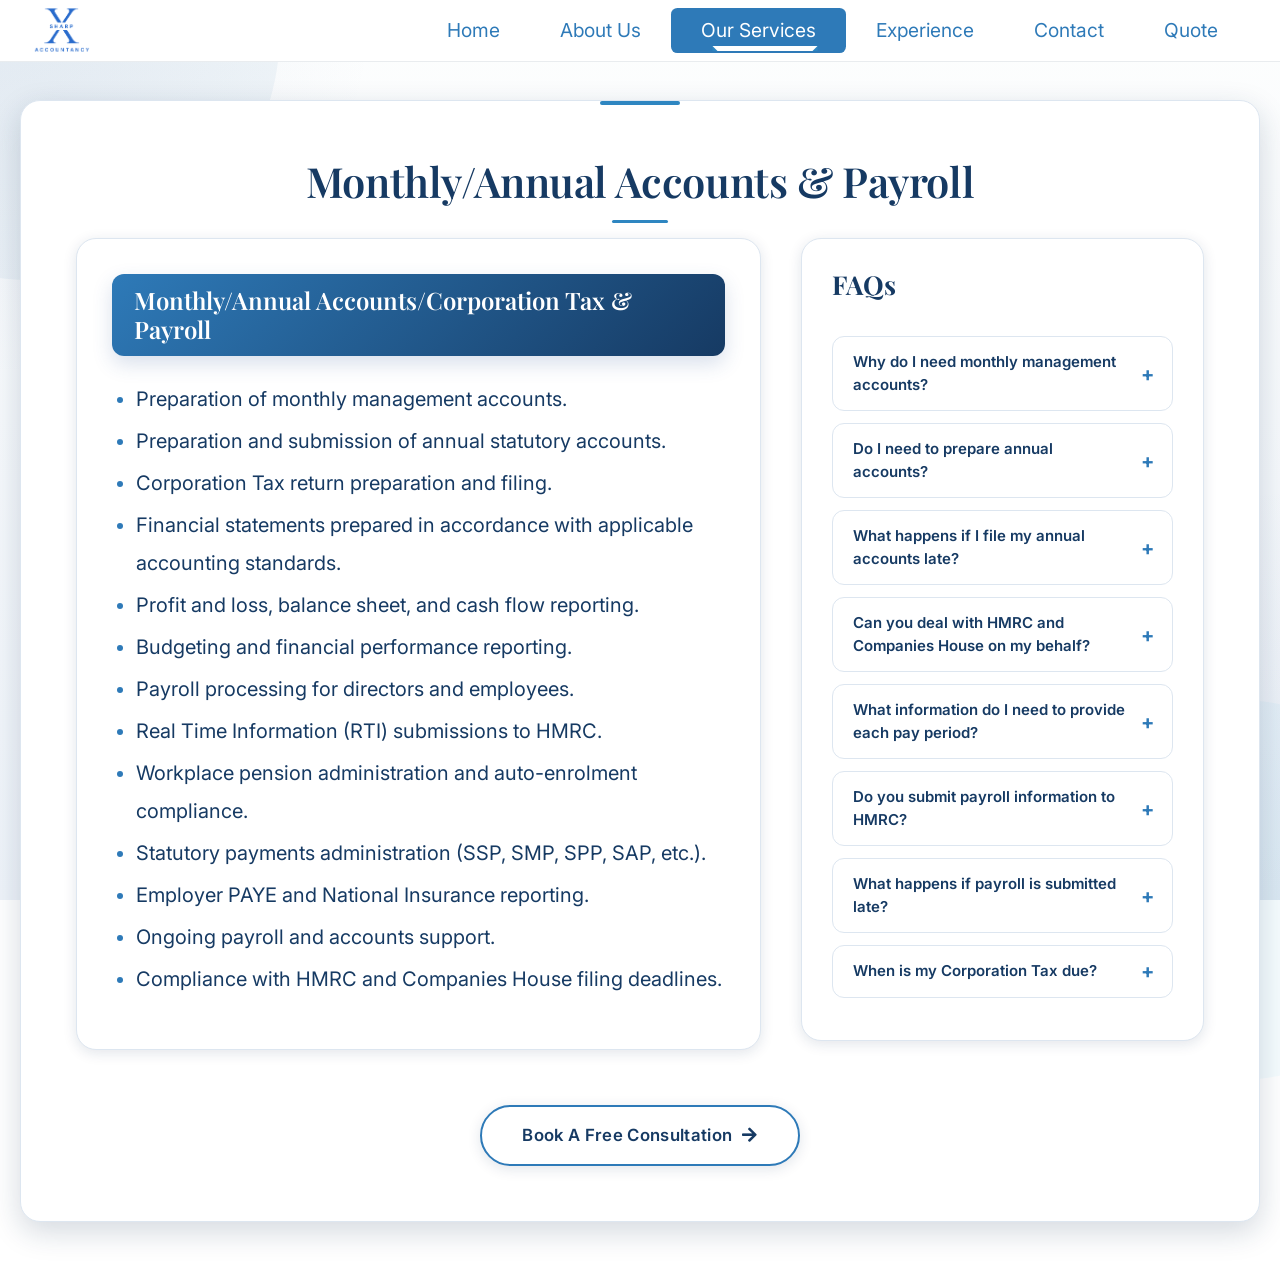
<file: details/accounts.html>
<!doctype html>
<html lang="en">
  <head>
    <meta charset="UTF-8" />
    <meta name="viewport" content="width=device-width, initial-scale=1.0" />

    <title>Monthly/Annual Accounts/Corporation Tax & Payroll</title>

    <link
      href="https://fonts.googleapis.com/css2?family=Nunito+Sans:wght@300;400;500;600;700&display=swap"
      rel="stylesheet"
    />
    <link href="https://fonts.googleapis.com/css2?family=Inter:wght@300;400;500;600;700;800&display=swap" rel="stylesheet">
    <link
      href="https://fonts.googleapis.com/css2?family=Playfair+Display:wght@400;500;600;700&display=swap"
      rel="stylesheet"
    />
    <link rel="stylesheet" href="../fontawesome-5.5/css/all.min.css">
    <link rel="stylesheet" href="../css/bootstrap.min.css">
    <link rel="stylesheet" href="../css/tooplate-infinite-loop.css">

    <style>
      /* ============================================================
         Design tokens shared with the main SharpX site (index.html)
         ============================================================ */
      :root {
        --sx-blue-primary: #2e7ab8;
        --sx-blue-dark: #1f4f7a;
        --sx-blue-navy: #163a63;
        --sx-blue-medium: #2e86c1;
        --sx-blue-deep: #0f2a4a;
        --sx-blue-light: #4a9fd8;
        --sx-blue-accent: #2e86c1;
        --sx-gold: #2e86c1;
        --sx-gold-deep: #1b4f72;
        --sx-gray: #5c6b7a;
        --sx-bg-light: #eef3f9;
        --sx-card-border: #dde6f0;
        --sx-shadow-sm: 0 3px 14px rgba(14, 44, 80, 0.12);
        --sx-shadow-md: 0 10px 30px rgba(14, 44, 80, 0.18);
        --sx-shadow-lg: 0 20px 54px rgba(14, 44, 80, 0.24);
        --sx-radius: 20px;
        --sx-radius-sm: 12px;
        --sx-transition: 0.4s cubic-bezier(0.25, 0.46, 0.45, 0.94);
        --sx-font: 'Inter', 'Nunito Sans', 'Raleway', sans-serif;
        --sx-font-serif: 'Playfair Display', 'Georgia', serif;
      }

      * {
        margin: 0;
        padding: 0;
        box-sizing: border-box;
      }

      html,
      body {
        width: 100%;
        max-width: 100%;
        overflow-x: hidden;
      }

      .tm-navbar {
        top: 0;
        left: 0;
        right: 0;
      }

      /* Nav link gold underline accent, matches index.html */
      .tm-nav-link {
        position: relative;
      }
      .tm-nav-link::after {
        content: "";
        position: absolute;
        left: 50%;
        bottom: 2px;
        width: 0;
        height: 2px;
        background: var(--sx-gold);
        transition: all 0.3s ease;
        transform: translateX(-50%);
      }
      .tm-nav-link:hover::after,
      .tm-nav-link.active::after,
      .tm-nav-link.current::after {
        width: 60%;
      }

      body {
        font-family: var(--sx-font) !important;
        -webkit-font-smoothing: antialiased;
        -moz-osx-font-smoothing: grayscale;

        background:
          radial-gradient(
            circle at top left,
            rgba(46, 83, 148, 0.07) 0%,
            transparent 380px
          ),
          radial-gradient(
            circle at bottom right,
            rgba(46, 83, 148, 0.06) 0%,
            transparent 420px
          ),
          linear-gradient(180deg, #fdfefe 0%, var(--sx-bg-light) 100%);

        background-attachment: fixed;

        padding: 10px 20px;

        position: relative;
      }

      body::before {
        content: "";
        position: fixed;
        width: 500px;
        height: 500px;
        background: rgba(51, 119, 170, 0.06);
        border-radius: 50%;
        top: -220px;
        left: -220px;
        z-index: -2;
        pointer-events: none;
      }

      body::after {
        content: "";
        position: fixed;
        width: 380px;
        height: 380px;
        background: rgba(56, 187, 221, 0.05);
        border-radius: 50%;
        bottom: -180px;
        right: -150px;
        z-index: -2;
        pointer-events: none;
      }

      /* --- Scroll reveal, shared with index.html --- */
      @keyframes fadeInUp {
        from { opacity: 0; transform: translateY(30px); }
        to   { opacity: 1; transform: translateY(0); }
      }
      .reveal {
        opacity: 0;
        transform: translateY(30px);
        transition: opacity 0.8s ease, transform 0.8s ease;
      }
      .reveal.visible {
        opacity: 1;
        transform: translateY(0);
      }

      /* --- Per-line/item text fade-in, staggered --- */
      .reveal-item {
        opacity: 0;
        transform: translateY(16px);
        transition: opacity 0.6s ease, transform 0.6s ease;
      }
      .reveal-item.visible {
        opacity: 1;
        transform: translateY(0);
      }

      .page-container {
        max-width: 1250px;
        margin: 90px auto 40px;
        background: #ffffff;
        border-radius: var(--sx-radius);
        padding: 55px;
        box-shadow: var(--sx-shadow-md);
        border: 1px solid var(--sx-card-border);
        position: relative;
      }

      .page-container::before {
        content: '';
        position: absolute;
        top: 0;
        left: 50%;
        transform: translateX(-50%);
        width: 80px;
        height: 4px;
        border-radius: 4px;
        background: var(--sx-gold);
      }

      .main-title {
        text-align: center;
        font-family: var(--sx-font-serif);
        font-weight: 600;
        font-size: 2.6rem;
        letter-spacing: -0.01em;
        color: var(--sx-blue-navy);
        margin-bottom: 15px;
        position: relative;
        display: block;
      }

      .main-title::after {
        content: "";
        display: block;
        width: 56px;
        height: 3px;
        margin: 14px auto 0;
        border-radius: 3px;
        background: var(--sx-gold);
      }

      .layout {
        display: flex;
        justify-content: space-between;
        align-items: flex-start;
        gap: 40px;
      }

      .left {
        width: 63%;
        min-width: 0;
        background: #ffffff;
        border: 1px solid var(--sx-card-border);
        border-radius: var(--sx-radius);
        padding: 35px;
        box-shadow: var(--sx-shadow-sm);
        transition: box-shadow var(--sx-transition), border-color var(--sx-transition);
      }

      .left:hover {
        box-shadow: var(--sx-shadow-md);
        border-color: rgba(51, 119, 170, 0.2);
      }

      .right {
        width: 37%;
        min-width: 0;
        background: #ffffff;
        border: 1px solid var(--sx-card-border);
        border-radius: var(--sx-radius);
        padding: 30px;
        box-shadow: var(--sx-shadow-sm);
        transition: box-shadow var(--sx-transition), border-color var(--sx-transition);
      }

      .right:hover {
        box-shadow: var(--sx-shadow-md);
        border-color: rgba(51, 119, 170, 0.2);
      }

      .service-title {
        display: inline-block;
        font-family: var(--sx-font-serif);
        background: linear-gradient(135deg, var(--sx-blue-primary), var(--sx-blue-navy));
        color: #ffffff;
        font-size: 24px;
        font-weight: 600;
        padding: 12px 22px;
        border-radius: var(--sx-radius-sm);
        margin-bottom: 24px;
        max-width: 100%;
        box-shadow: 0 8px 20px rgba(46, 83, 148, 0.18);
      }

      .service-box ul {
        padding-left: 24px;
      }

      .service-box li {
        color: var(--sx-blue-navy);
        font-family: var(--sx-font);
        font-size: 20px;
        font-weight: 400;
        line-height: 1.9;
        margin-bottom: 4px;
        transition: 0.25s;
        word-wrap: break-word;
      }

      .service-box li::marker {
        color: var(--sx-blue-primary);
      }

      .service-box li:hover {
        color: var(--sx-blue-primary);
        padding-left: 6px;
      }

      .button-consult {
        margin-top: 25px;
        display: inline-flex;
        align-items: center;
        justify-content: center;
        gap: 10px;
        background: #ffffff;
        color: var(--sx-blue-navy);
        font-family: var(--sx-font);
        font-weight: 600;
        font-size: 1.05rem;
        padding: 16px 40px;
        border-radius: 60px;
        border: 2px solid var(--sx-blue-primary);
        outline: none;
        cursor: pointer;
        text-decoration: none;
        letter-spacing: 0.02em;
        box-shadow: var(--sx-shadow-sm);
        transition: all var(--sx-transition);
      }

      .button-consult i {
        transition: transform 0.3s ease;
      }

      .button-consult:hover {
        background: linear-gradient(135deg, var(--sx-blue-primary), var(--sx-blue-dark));
        color: #ffffff;
        border-color: transparent;
        transform: translateY(-3px);
        box-shadow: 0 16px 40px rgba(46, 83, 148, 0.28);
      }

      .button-consult:hover i {
        transform: translateX(4px);
      }

      .button-consult:active {
        transform: translateY(-1px) scale(0.98);
      }

      .faq-title {
        color: var(--sx-blue-navy);
        font-family: var(--sx-font-serif);
        font-size: 26px;
        font-weight: 700;
        margin-bottom: 36px;
      }

      .right details {
        border: 1px solid var(--sx-card-border);
        border-radius: var(--sx-radius-sm);
        margin-bottom: 12px;
        overflow: hidden;
        background: #ffffff;
        transition: all var(--sx-transition);
      }

      .right details:hover {
        transform: translateY(-2px);
        box-shadow: var(--sx-shadow-sm);
        border-color: rgba(51, 119, 170, 0.25);
      }

      .right details[open] {
        border-color: rgba(51, 119, 170, 0.3);
        box-shadow: var(--sx-shadow-sm);
      }

      .right summary {
        cursor: pointer;
        padding: 14px 20px;
        list-style: none;
        position: relative;
        font-family: var(--sx-font);
        color: var(--sx-blue-navy);
        font-size: 15px;
        font-weight: 600;
        padding-right: 45px;
        transition: color 0.25s ease;
      }

      .right summary:hover {
        color: var(--sx-blue-primary);
      }

      .right summary::-webkit-details-marker {
        display: none;
      }

      .right summary::after {
        content: "+";
        position: absolute;
        right: 18px;
        top: 50%;
        transform: translateY(-50%);
        font-size: 20px;
        font-weight: 700;
        color: var(--sx-blue-primary);
      }

      .right details[open] summary::after {
        content: "\2212";
      }

      .right details p {
        padding: 0 20px 16px;
        font-size: 15px;
        color: #5a6a7a;
        line-height: 1.7;
      }

      /* Mobile layout aligns with the site's collapsed-navbar breakpoint. */
      @media (max-width: 991px) {
        .layout {
          flex-direction: column;
        }

        .left,
        .right {
          width: 100%;
        }

        .main-title {
          font-size: 28px;
        }

        .service-title {
          font-size: 19px;
        }

        .service-box li {
          font-size: 15px;
        }

        .right summary {
          font-size: 14px;
        }

        .right details p {
          font-size: 13px;
        }
      }

      @media (max-width: 480px) {
        .page-container {
          padding: 30px 20px;
        }

        .main-title {
          font-size: 24px;
        }
      }
    </style>


    <style>
  /* Make the "Our Services" dropdown expand inline within the mobile menu
     instead of floating as an absolutely-positioned box that overflows
     off the right edge of the screen. */
  @media (max-width: 991px) {

    /* .navbar-nav is capped at max-width:200px in tooplate-infinite-loop.css,
       which is fine for the plain links but too narrow for the "Our Services"
       submenu items. Relax it only while that dropdown is open. */
    #tmNav .navbar-nav:has(.dropdown-menu.show) {
      max-width: 295px;
    }

    #tmNav .dropdown-menu {
      position: static;
      float: none;
      width: max-content;
      max-width: 295px;
      margin: 0 -10px !important;
      border: none;
      box-shadow: none;
      background-color: transparent;
    }

    /* Keep each item's icon + label on a single line. */
    #tmNav .nav-item.dropdown .dropdown-menu .dropdown-item {
      white-space: nowrap;
      font-size: 0.72rem !important;
      padding: 6px 8px 6px 10px !important;

      /* Dark text so it's visible on this page's light dropdown background */
      color: var(--sx-blue-navy) !important;
    }

    #tmNav .nav-item.dropdown .dropdown-menu .dropdown-item i {
      width: 12px !important;
      margin-right: 4px !important;
      color: var(--sx-blue-navy) !important;
    }

    /* Hover colour (blue like your screenshot) */
    #tmNav .nav-item.dropdown .dropdown-menu .dropdown-item:hover {
      background: #2e7ab8 !important;
      color: #ffffff !important;
    }

    #tmNav .nav-item.dropdown .dropdown-menu .dropdown-item:hover i {
      color: #ffffff !important;
    }

    /* Keep "Our Services" text visible when opened -
       this bar is always in its light "scroll" state on this page,
       so white text here was invisible against the light background. */
    #tmNav .dropdown-toggle.show,
    #tmNav .dropdown-toggle:focus,
    #tmNav .dropdown-toggle:active {
      color: var(--sx-blue-navy) !important;
      background: transparent !important;
    }
  }

  /* Belt-and-braces fix, applied at every screen width: force the
     "Our Services" toggle to stay dark-on-light in its resting, focus,
     active and open states, so it can never blend into the bar's own
     background. Hover is deliberately left alone so it keeps the same
     blue-pill highlight as the other nav links (Home, About Us, etc.). */
  #tmNav .nav-item.dropdown > .dropdown-toggle,
  #tmNav .nav-item.dropdown > .dropdown-toggle:link,
  #tmNav .nav-item.dropdown > .dropdown-toggle:visited,
  #tmNav .nav-item.dropdown > .dropdown-toggle:focus,
  #tmNav .nav-item.dropdown > .dropdown-toggle:active,
  #tmNav .nav-item.dropdown > .dropdown-toggle.show {
    color: var(--sx-blue-primary) !important;
    background-color: transparent !important;
    background: none !important;
    -webkit-text-fill-color: var(--sx-blue-primary) !important;
  }

  /* Match the same blue-pill hover treatment the other nav links get. */
  #tmNav .nav-item.dropdown > .dropdown-toggle:hover {
    color: #ffffff !important;
    background-color: var(--sx-blue-primary) !important;
    background: var(--sx-blue-primary) !important;
    -webkit-text-fill-color: #ffffff !important;
  }
</style>
    <style>
      /* Shared navbar palette: primary blue on desktop, white on the mobile menu. */
      .tm-navbar.scroll .tm-nav-link,
      .tm-navbar.scroll .navbar-toggler i {
        color: var(--sx-blue-primary) !important;
      }
      .tm-navbar.scroll .dropdown-toggle::after { border-top-color: var(--sx-blue-primary); }
      @media (min-width: 992px) {
        #tmNav .nav-item.dropdown > .dropdown-toggle,
        #tmNav .nav-item.dropdown > .dropdown-toggle:focus,
        #tmNav .nav-item.dropdown > .dropdown-toggle:active,
        #tmNav .nav-item.dropdown > .dropdown-toggle.show {
          color: var(--sx-blue-primary) !important;
          -webkit-text-fill-color: var(--sx-blue-primary) !important;
        }
      }
      #tmNav .nav-item.dropdown > .dropdown-toggle:hover {
        color: #ffffff !important;
        background-color: var(--sx-blue-primary) !important;
      }

      /* Mark "Our Services" as the current/active page, same solid pill
         treatment used for "Contact" on the Contact page. */
      #tmNav .nav-item.dropdown > .dropdown-toggle.active,
      #tmNav .nav-item.dropdown > .dropdown-toggle.active:link,
      #tmNav .nav-item.dropdown > .dropdown-toggle.active:visited,
      #tmNav .nav-item.dropdown > .dropdown-toggle.active:focus {
        color: #ffffff !important;
        background-color: var(--sx-blue-primary) !important;
        background: var(--sx-blue-primary) !important;
        -webkit-text-fill-color: #ffffff !important;
      }

      /* Keep the dropdown arrow visible on the solid blue pill (it would
         otherwise render blue-on-blue and disappear) whenever the toggle
         is active, open, or hovered. */
      #tmNav .dropdown-toggle.active::after,
      #tmNav .dropdown-toggle.show::after,
      #tmNav .nav-item.dropdown > .dropdown-toggle:hover::after {
        border-top-color: #ffffff !important;
      }

      @media (max-width: 991px) {
        .navbar-collapse.show { background: var(--sx-blue-navy); border-radius: 0 0 12px 12px; }
        .navbar-collapse.show .tm-nav-link { color: #ffffff !important; }
        .navbar-collapse.show .dropdown-toggle::after { border-top-color: #ffffff; }
        #tmNav .nav-item.dropdown .dropdown-menu .dropdown-item { color: rgba(255, 255, 255, 0.75) !important; }
        #tmNav .nav-item.dropdown .dropdown-menu .dropdown-item i { color: rgba(255, 255, 255, 0.55) !important; }
        #tmNav .nav-item.dropdown .dropdown-menu .dropdown-item:hover { background-color: transparent !important; color: #ffffff !important; }
        #tmNav .dropdown-toggle, #tmNav .dropdown-toggle.show, #tmNav .dropdown-toggle:focus, #tmNav .dropdown-toggle:active { color: #ffffff !important; }
        #tmNav .dropdown-toggle.show { background-color: var(--sx-blue-primary) !important; }
      }
    </style>
  </head>

  <body>

    <nav class="navbar navbar-expand-lg tm-navbar scroll" id="tmNav">
      <div class="container px-4 px-md-3">
        <a href="../index.html" class="navbar-brand">
          <img src="../img/Logo_NoBackground.png" alt="SharpX Accountancy logo">
        </a>

        <button class="navbar-toggler mr-1" type="button" data-toggle="collapse" data-target="#navbarSupportedContent"
          aria-controls="navbarSupportedContent" aria-expanded="false" aria-label="Toggle navigation">
          <i class="fas fa-bars navbar-toggler-icon"></i>
        </button>

        <div class="collapse navbar-collapse" id="navbarSupportedContent">
          <ul class="navbar-nav ml-auto">
            <li class="nav-item"><a class="nav-link tm-nav-link" href="../index.html">Home</a></li>
            <li class="nav-item"><a class="nav-link tm-nav-link" href="../index.html#AboutUs">About Us</a></li>
            <li class="nav-item dropdown">
              <a class="nav-link tm-nav-link dropdown-toggle active" href="#" id="servicesDropdown" role="button"
                data-toggle="dropdown" aria-haspopup="true" aria-expanded="false">Our Services</a>
              <div class="dropdown-menu" aria-labelledby="servicesDropdown">
                <a class="dropdown-item" href="bookkeeping.html"><i class="fas fa-file-invoice"></i> Bookkeeping, VAT &amp; CIS Returns</a>
                <a class="dropdown-item" href="selfAssessment.html"><i class="fas fa-file-invoice-dollar"></i> Self-Assessment</a>
                <a class="dropdown-item" href="accounts.html"><i class="fas fa-calculator"></i> Accounts, Corporation Tax &amp; Payroll</a>
                <a class="dropdown-item" href="advisory.html"><i class="fas fa-users"></i> Advisory</a>
              </div>
            </li>
            <li class="nav-item"><a class="nav-link tm-nav-link" href="../index.html#gallery">Experience</a></li>
            <li class="nav-item"><a class="nav-link tm-nav-link" href="../contactForm.html">Contact</a></li>
            <li class="nav-item"><a class="nav-link tm-nav-link" href="../Forms.html">Quote</a></li>
          </ul>
        </div>
      </div>
    </nav>

    <div class="page-container">
      <h1 class="main-title reveal">Monthly/Annual Accounts &amp; Payroll</h1>

      <div class="layout">
        <div class="left reveal">
          <h2 class="service-title">
            Monthly/Annual Accounts/Corporation Tax &amp; Payroll
          </h2>

          <div class="service-box">
            <ul>
              <li class="reveal-item">Preparation of monthly management accounts.</li>

              <li class="reveal-item">
                Preparation and submission of annual statutory accounts.
              </li>

              <li class="reveal-item">Corporation Tax return preparation and filing.</li>

              <li class="reveal-item">
                Financial statements prepared in accordance with applicable
                accounting standards.
              </li>

              <li class="reveal-item">Profit and loss, balance sheet, and cash flow reporting.</li>

              <li class="reveal-item">Budgeting and financial performance reporting.</li>

              <li class="reveal-item">Payroll processing for directors and employees.</li>

              <li class="reveal-item">Real Time Information (RTI) submissions to HMRC.</li>

              <li class="reveal-item">
                Workplace pension administration and auto-enrolment
                compliance.
              </li>

              <li class="reveal-item">
                Statutory payments administration (SSP, SMP, SPP, SAP, etc.).
              </li>

              <li class="reveal-item">Employer PAYE and National Insurance reporting.</li>

              <li class="reveal-item">Ongoing payroll and accounts support.</li>

              <li class="reveal-item">
                Compliance with HMRC and Companies House filing deadlines.
              </li>
            </ul>
          </div>
        </div>

        <div class="right reveal">
          <h2 class="faq-title">FAQs</h2>

          <details class="reveal-item">
            <summary>Why do I need monthly management accounts?</summary>
            <p>
              They provide a clear view of your business performance, helping
              you monitor profitability, cash flow, and make informed
              decisions.
            </p>
          </details>

          <details class="reveal-item">
            <summary>Do I need to prepare annual accounts?</summary>
            <p>
              Limited companies are required to prepare and file annual
              accounts with Companies House and HMRC.
            </p>
          </details>

          <details class="reveal-item">
            <summary>What happens if I file my annual accounts late?</summary>
            <p>
              Late filing can result in penalties from Companies House and may
              affect your company's compliance record.
            </p>
          </details>

          <details class="reveal-item">
            <summary>
              Can you deal with HMRC and Companies House on my behalf?
            </summary>
            <p>
              With your authorization, we can communicate with HMRC and
              Companies House regarding your accounts and tax matters.
            </p>
          </details>

          <details class="reveal-item">
            <summary>
              What information do I need to provide each pay period?
            </summary>
            <p>
              Simply provide any changes to employee hours, salaries, bonuses,
              or new starters and leavers.
            </p>
          </details>

          <details class="reveal-item">
            <summary>Do you submit payroll information to HMRC?</summary>
            <p>
              We submit all required Real Time Information (RTI) reports
              to HMRC.
            </p>
          </details>

          <details class="reveal-item">
            <summary>What happens if payroll is submitted late?</summary>
            <p>
              Late submissions can result in HMRC penalties. We help ensure
              payroll is processed and reported on time.
            </p>
          </details>

          <details class="reveal-item">
            <summary>When is my Corporation Tax due?</summary>
            <p>
              Corporation Tax is usually due 9 months and 1 day after the end
              of your company's accounting period.
            </p>
          </details>

        </div>
      </div>

      <div class="reveal" style="text-align: center; margin-top: 30px;">
        <a href="../contactForm.html" class="button-consult">
          Book A Free Consultation <i class="fas fa-arrow-right"></i>
        </a>
      </div>

    </div>

    <script src="../js/jquery-1.9.1.min.js"></script>
    <script src="../js/bootstrap.min.js"></script>
    <script>
  $(function () {

    /* Keep navbar in the scrolled style permanently */
    $('.tm-navbar').addClass("scroll");

    // Close mobile menu after click (but not when opening the Our Services dropdown)
    $('#tmNav a:not(.dropdown-toggle)').on('click', function () {
      $('.navbar-collapse').removeClass('show');
    });

    // Scroll reveal animation, matches index.html
    var revealElements = document.querySelectorAll('.reveal');
    var revealObserver = new IntersectionObserver(function (entries) {
      entries.forEach(function (entry) {
        if (entry.isIntersecting) {
          entry.target.classList.add('visible');
        }
      });
    }, {
      threshold: 0.12,
      rootMargin: '0px 0px -40px 0px'
    });

    revealElements.forEach(function (el) {
      revealObserver.observe(el);
    });

    // Staggered text fade-in for list items & FAQs
    document.querySelectorAll('.service-box ul, .right').forEach(function (group) {
      var items = group.querySelectorAll(':scope > li.reveal-item, :scope > details.reveal-item');
      items.forEach(function (el, i) {
        el.style.transitionDelay = (i * 70) + 'ms';
      });
    });

    var itemElements = document.querySelectorAll('.reveal-item');
    var itemObserver = new IntersectionObserver(function (entries) {
      entries.forEach(function (entry) {
        if (entry.isIntersecting) {
          entry.target.classList.add('visible');
          itemObserver.unobserve(entry.target);
        }
      });
    }, {
      threshold: 0.1,
      rootMargin: '0px 0px -30px 0px'
    });

    itemElements.forEach(function (el) {
      itemObserver.observe(el);
    });

  });
</script>
  </body>
</html>
</file>
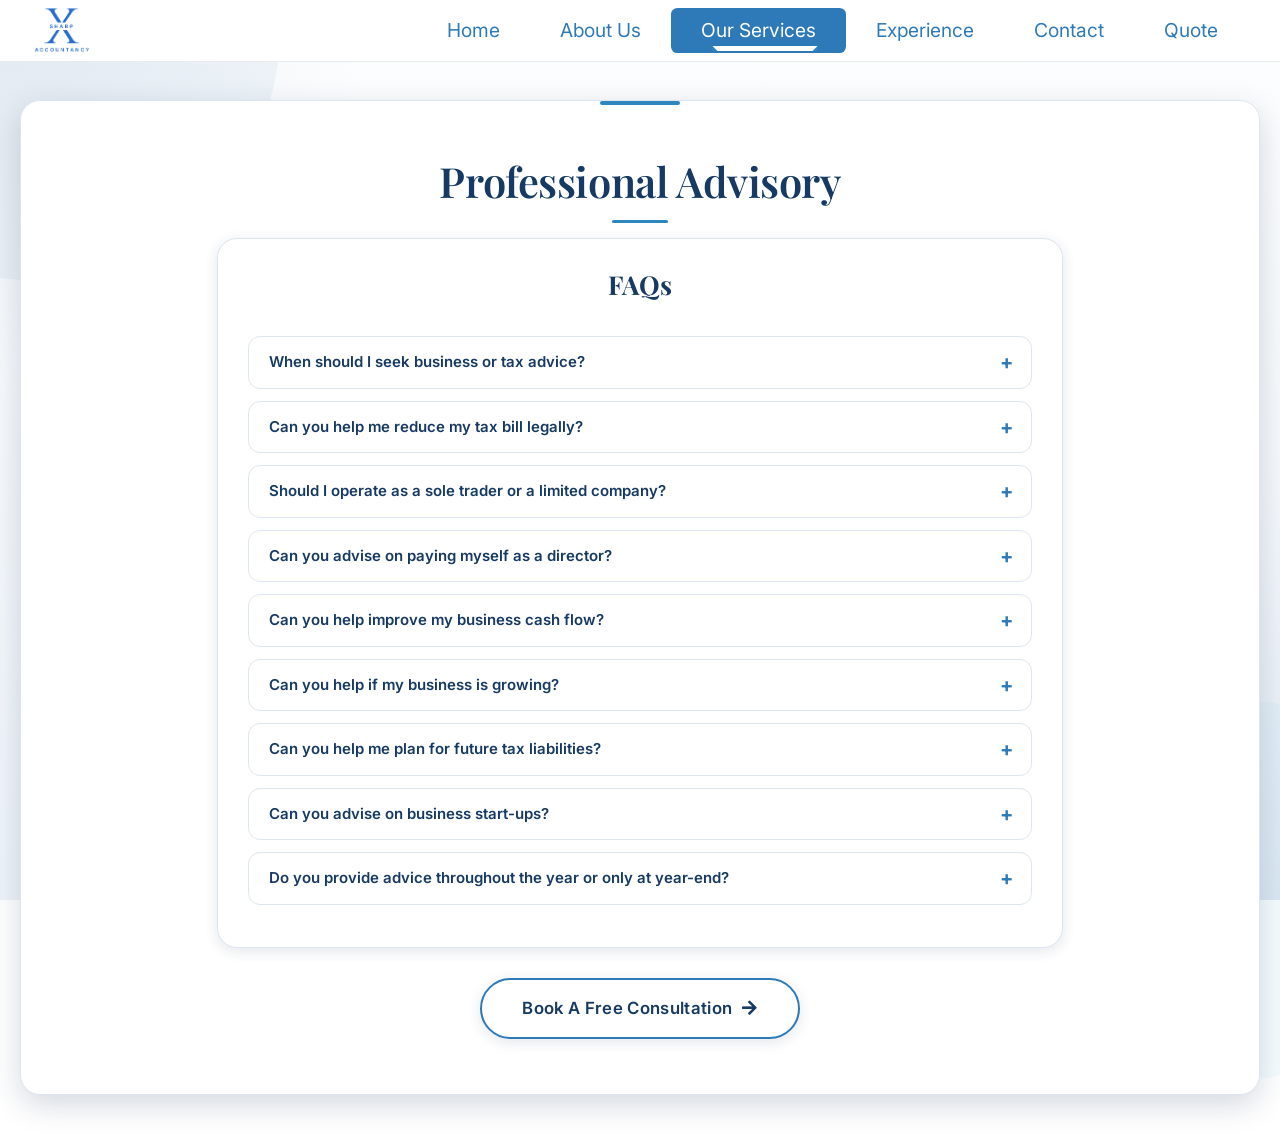
<file: details/advisory.html>
<!doctype html>
<html lang="en">
  <head>
    <meta charset="UTF-8" />
    <meta name="viewport" content="width=device-width, initial-scale=1.0" />

    <title>Professional Advisory</title>

    <link
      href="https://fonts.googleapis.com/css2?family=Nunito+Sans:wght@300;400;500;600;700&display=swap"
      rel="stylesheet"
    />
    <link href="https://fonts.googleapis.com/css2?family=Inter:wght@300;400;500;600;700;800&display=swap" rel="stylesheet">
    <link
      href="https://fonts.googleapis.com/css2?family=Playfair+Display:wght@400;500;600;700&display=swap"
      rel="stylesheet"
    />
    <link rel="stylesheet" href="../fontawesome-5.5/css/all.min.css">
    <link rel="stylesheet" href="../css/bootstrap.min.css">
    <link rel="stylesheet" href="../css/tooplate-infinite-loop.css">

    <style>
      /* ============================================================
         Design tokens shared with the main SharpX site (index.html)
         ============================================================ */
      :root {
        --sx-blue-primary: #2e7ab8;
        --sx-blue-dark: #1f4f7a;
        --sx-blue-navy: #163a63;
        --sx-blue-medium: #2e86c1;
        --sx-blue-deep: #0f2a4a;
        --sx-blue-light: #4a9fd8;
        --sx-blue-accent: #2e86c1;
        --sx-gold: #2e86c1;
        --sx-gold-deep: #1b4f72;
        --sx-gray: #5c6b7a;
        --sx-bg-light: #eef3f9;
        --sx-card-border: #dde6f0;
        --sx-shadow-sm: 0 3px 14px rgba(14, 44, 80, 0.12);
        --sx-shadow-md: 0 10px 30px rgba(14, 44, 80, 0.18);
        --sx-shadow-lg: 0 20px 54px rgba(14, 44, 80, 0.24);
        --sx-radius: 20px;
        --sx-radius-sm: 12px;
        --sx-transition: 0.4s cubic-bezier(0.25, 0.46, 0.45, 0.94);
        --sx-font: 'Inter', 'Nunito Sans', 'Raleway', sans-serif;
        --sx-font-serif: 'Playfair Display', 'Georgia', serif;
      }

      * {
        margin: 0;
        padding: 0;
        box-sizing: border-box;
      }

      html,
      body {
        width: 100%;
        max-width: 100%;
        overflow-x: hidden;
      }

      .tm-navbar {
        top: 0;
        left: 0;
        right: 0;
      }

      /* Nav link gold underline accent, matches index.html */
      .tm-nav-link {
        position: relative;
      }
      .tm-nav-link::after {
        content: "";
        position: absolute;
        left: 50%;
        bottom: 2px;
        width: 0;
        height: 2px;
        background: var(--sx-gold);
        transition: all 0.3s ease;
        transform: translateX(-50%);
      }
      .tm-nav-link:hover::after,
      .tm-nav-link.active::after,
      .tm-nav-link.current::after {
        width: 60%;
      }

      body {
        font-family: var(--sx-font) !important;
        -webkit-font-smoothing: antialiased;
        -moz-osx-font-smoothing: grayscale;

        background:
          radial-gradient(
            circle at top left,
            rgba(46, 83, 148, 0.07) 0%,
            transparent 380px
          ),
          radial-gradient(
            circle at bottom right,
            rgba(46, 83, 148, 0.06) 0%,
            transparent 420px
          ),
          linear-gradient(180deg, #fdfefe 0%, var(--sx-bg-light) 100%);

        background-attachment: fixed;

        padding: 10px 20px;

        position: relative;
      }

      body::before {
        content: "";
        position: fixed;
        width: 500px;
        height: 500px;
        background: rgba(51, 119, 170, 0.06);
        border-radius: 50%;
        top: -220px;
        left: -220px;
        z-index: -2;
        pointer-events: none;
      }

      body::after {
        content: "";
        position: fixed;
        width: 380px;
        height: 380px;
        background: rgba(56, 187, 221, 0.05);
        border-radius: 50%;
        bottom: -180px;
        right: -150px;
        z-index: -2;
        pointer-events: none;
      }

      /* --- Scroll reveal, shared with index.html --- */
      @keyframes fadeInUp {
        from { opacity: 0; transform: translateY(30px); }
        to   { opacity: 1; transform: translateY(0); }
      }
      .reveal {
        opacity: 0;
        transform: translateY(30px);
        transition: opacity 0.8s ease, transform 0.8s ease;
      }
      .reveal.visible {
        opacity: 1;
        transform: translateY(0);
      }

      /* --- Per-line/item text fade-in, staggered --- */
      .reveal-item {
        opacity: 0;
        transform: translateY(16px);
        transition: opacity 0.6s ease, transform 0.6s ease;
      }
      .reveal-item.visible {
        opacity: 1;
        transform: translateY(0);
      }

      .page-container {
        max-width: 1250px;
        margin: 90px auto 40px;
        background: #ffffff;
        border-radius: var(--sx-radius);
        padding: 55px;
        box-shadow: var(--sx-shadow-md);
        border: 1px solid var(--sx-card-border);
        position: relative;
      }

      .page-container::before {
        content: '';
        position: absolute;
        top: 0;
        left: 50%;
        transform: translateX(-50%);
        width: 80px;
        height: 4px;
        border-radius: 4px;
        background: var(--sx-gold);
      }

      .main-title {
        text-align: center;
        font-family: var(--sx-font-serif);
        font-weight: 600;
        font-size: 2.6rem;
        letter-spacing: -0.01em;
        color: var(--sx-blue-navy);
        margin-bottom: 15px;
        position: relative;
        display: block;
      }

      .main-title::after {
        content: "";
        display: block;
        width: 56px;
        height: 3px;
        margin: 14px auto 0;
        border-radius: 3px;
        background: var(--sx-gold);
      }

      .layout {
        display: flex;
        justify-content: center;
      }

      .right {
        width: 75%;
        max-width: 900px;
        min-width: 0;
        background: #ffffff;
        border: 1px solid var(--sx-card-border);
        border-radius: var(--sx-radius);
        padding: 30px;
        box-shadow: var(--sx-shadow-sm);
        transition: box-shadow var(--sx-transition), border-color var(--sx-transition);
      }

      .right:hover {
        box-shadow: var(--sx-shadow-md);
        border-color: rgba(51, 119, 170, 0.2);
      }

      .button-consult {
        margin: 25px auto 0;
        display: flex;
        width: fit-content;
        align-items: center;
        justify-content: center;
        gap: 10px;
        background: #ffffff;
        color: var(--sx-blue-navy);
        font-family: var(--sx-font);
        font-weight: 600;
        font-size: 1.05rem;
        padding: 16px 40px;
        border-radius: 60px;
        border: 2px solid var(--sx-blue-primary);
        outline: none;
        cursor: pointer;
        text-decoration: none;
        letter-spacing: 0.02em;
        box-shadow: var(--sx-shadow-sm);
        transition: all var(--sx-transition);
      }

      .button-consult i {
        transition: transform 0.3s ease;
      }

      .button-consult:hover {
        background: linear-gradient(135deg, var(--sx-blue-primary), var(--sx-blue-dark));
        color: #ffffff;
        border-color: transparent;
        transform: translateY(-3px);
        box-shadow: 0 16px 40px rgba(46, 83, 148, 0.28);
      }

      .button-consult:hover i {
        transform: translateX(4px);
      }

      .button-consult:active {
        transform: translateY(-1px) scale(0.98);
      }

      .faq-title {
        color: var(--sx-blue-navy);
        font-family: var(--sx-font-serif);
        font-size: 26px;
        font-weight: 700;
        margin-bottom: 36px;
        text-align: center;
      }

      .right details {
        border: 1px solid var(--sx-card-border);
        border-radius: var(--sx-radius-sm);
        margin-bottom: 12px;
        overflow: hidden;
        background: #ffffff;
        transition: all var(--sx-transition);
      }

      .right details:hover {
        transform: translateY(-2px);
        box-shadow: var(--sx-shadow-sm);
        border-color: rgba(51, 119, 170, 0.25);
      }

      .right details[open] {
        border-color: rgba(51, 119, 170, 0.3);
        box-shadow: var(--sx-shadow-sm);
      }

      .right summary {
        cursor: pointer;
        padding: 14px 20px;
        list-style: none;
        position: relative;
        font-family: var(--sx-font);
        color: var(--sx-blue-navy);
        font-size: 15px;
        font-weight: 600;
        padding-right: 45px;
        transition: color 0.25s ease;
      }

      .right summary:hover {
        color: var(--sx-blue-primary);
      }

      .right summary::-webkit-details-marker {
        display: none;
      }

      .right summary::after {
        content: "+";
        position: absolute;
        right: 18px;
        top: 50%;
        transform: translateY(-50%);
        font-size: 20px;
        font-weight: 700;
        color: var(--sx-blue-primary);
      }

      .right details[open] summary::after {
        content: "\2212";
      }

      .right details p {
        padding: 0 20px 16px;
        font-size: 15px;
        color: #5a6a7a;
        line-height: 1.7;
      }

      /* Mobile layout aligns with the site's collapsed-navbar breakpoint. */
      @media (max-width: 991px) {
        .layout {
          justify-content: center;
        }

        .right {
          width: 100%;
        }

        .main-title {
          font-size: 28px;
        }

        .right summary {
          font-size: 14px;
        }

        .right details p {
          font-size: 13px;
        }
      }

      @media (max-width: 480px) {
        .page-container {
          padding: 30px 20px;
        }

        .main-title {
          font-size: 24px;
        }
      }
    </style>

    <style>
  /* Make the "Our Services" dropdown expand inline within the mobile menu
     instead of floating as an absolutely-positioned box that overflows
     off the right edge of the screen. */
  @media (max-width: 991px) {

    /* .navbar-nav is capped at max-width:200px in tooplate-infinite-loop.css,
       which is fine for the plain links but too narrow for the "Our Services"
       submenu items. Relax it only while that dropdown is open. */
    #tmNav .navbar-nav:has(.dropdown-menu.show) {
      max-width: 295px;
    }

    #tmNav .dropdown-menu {
      position: static;
      float: none;
      width: max-content;
      max-width: 295px;
      margin: 0 -10px !important;
      border: none;
      box-shadow: none;
      background-color: transparent;
    }

    /* Keep each item's icon + label on a single line. */
    #tmNav .nav-item.dropdown .dropdown-menu .dropdown-item {
      white-space: nowrap;
      font-size: 0.72rem !important;
      padding: 6px 8px 6px 10px !important;

      /* Dark text so it's visible on this page's light dropdown background */
      color: var(--sx-blue-navy) !important;
    }

    #tmNav .nav-item.dropdown .dropdown-menu .dropdown-item i {
      width: 12px !important;
      margin-right: 4px !important;
      color: var(--sx-blue-navy) !important;
    }

    /* Hover colour (blue like your screenshot) */
    #tmNav .nav-item.dropdown .dropdown-menu .dropdown-item:hover {
      background: #2e7ab8 !important;
      color: #ffffff !important;
    }

    #tmNav .nav-item.dropdown .dropdown-menu .dropdown-item:hover i {
      color: #ffffff !important;
    }
  }

  /* Belt-and-braces fix, applied at every screen width: force the
     "Our Services" toggle to stay dark-on-light in its resting, focus,
     active and open states, so it can never blend into the bar's own
     background. Hover is deliberately left alone so it keeps the same
     blue-pill highlight as the other nav links (Home, About Us, etc.). */
  #tmNav .nav-item.dropdown > .dropdown-toggle,
  #tmNav .nav-item.dropdown > .dropdown-toggle:link,
  #tmNav .nav-item.dropdown > .dropdown-toggle:visited,
  #tmNav .nav-item.dropdown > .dropdown-toggle:focus,
  #tmNav .nav-item.dropdown > .dropdown-toggle:active,
  #tmNav .nav-item.dropdown > .dropdown-toggle.show {
    color: var(--sx-blue-primary) !important;
    background-color: transparent !important;
    background: none !important;
    -webkit-text-fill-color: var(--sx-blue-primary) !important;
  }

  /* Match the same blue-pill hover treatment the other nav links get. */
  #tmNav .nav-item.dropdown > .dropdown-toggle:hover {
    color: #ffffff !important;
    background-color: var(--sx-blue-primary) !important;
    background: var(--sx-blue-primary) !important;
    -webkit-text-fill-color: #ffffff !important;
  }
</style>
    <style>
      /* Shared navbar palette: primary blue on desktop, white on the mobile menu. */
      .tm-navbar.scroll .tm-nav-link,
      .tm-navbar.scroll .navbar-toggler i { color: var(--sx-blue-primary) !important; }
      .tm-navbar.scroll .dropdown-toggle::after { border-top-color: var(--sx-blue-primary); }
      @media (min-width: 992px) {
        #tmNav .nav-item.dropdown > .dropdown-toggle, #tmNav .nav-item.dropdown > .dropdown-toggle:focus, #tmNav .nav-item.dropdown > .dropdown-toggle:active, #tmNav .nav-item.dropdown > .dropdown-toggle.show { color: var(--sx-blue-primary) !important; -webkit-text-fill-color: var(--sx-blue-primary) !important; }
      }
      #tmNav .nav-item.dropdown > .dropdown-toggle:hover { color: #ffffff !important; background-color: var(--sx-blue-primary) !important; }

      /* Mark "Our Services" as the current/active page, same solid pill
         treatment used for "Contact" on the Contact page. */
      #tmNav .nav-item.dropdown > .dropdown-toggle.active,
      #tmNav .nav-item.dropdown > .dropdown-toggle.active:link,
      #tmNav .nav-item.dropdown > .dropdown-toggle.active:visited,
      #tmNav .nav-item.dropdown > .dropdown-toggle.active:focus {
        color: #ffffff !important;
        background-color: var(--sx-blue-primary) !important;
        background: var(--sx-blue-primary) !important;
        -webkit-text-fill-color: #ffffff !important;
      }

      /* Keep the dropdown arrow visible on the solid blue pill (it would
         otherwise render blue-on-blue and disappear) whenever the toggle
         is active, open, or hovered. */
      #tmNav .dropdown-toggle.active::after,
      #tmNav .dropdown-toggle.show::after,
      #tmNav .nav-item.dropdown > .dropdown-toggle:hover::after {
        border-top-color: #ffffff !important;
      }

      @media (max-width: 991px) {
        .navbar-collapse.show { background: var(--sx-blue-navy); border-radius: 0 0 12px 12px; }
        .navbar-collapse.show .tm-nav-link { color: #ffffff !important; }
        .navbar-collapse.show .dropdown-toggle::after { border-top-color: #ffffff; }
        #tmNav .nav-item.dropdown .dropdown-menu .dropdown-item { color: rgba(255, 255, 255, 0.75) !important; }
        #tmNav .nav-item.dropdown .dropdown-menu .dropdown-item i { color: rgba(255, 255, 255, 0.55) !important; }
        #tmNav .nav-item.dropdown .dropdown-menu .dropdown-item:hover { background-color: transparent !important; color: #ffffff !important; }
        #tmNav .dropdown-toggle, #tmNav .dropdown-toggle.show, #tmNav .dropdown-toggle:focus, #tmNav .dropdown-toggle:active { color: #ffffff !important; }
        #tmNav .dropdown-toggle.show { background-color: var(--sx-blue-primary) !important; }
      }
    </style>
  </head>

  <body>

    <nav class="navbar navbar-expand-lg tm-navbar scroll" id="tmNav">
      <div class="container px-4 px-md-3">
        <a href="../index.html" class="navbar-brand">
          <img src="../img/Logo_NoBackground.png" alt="SharpX Accountancy logo">
        </a>

        <button class="navbar-toggler mr-1" type="button" data-toggle="collapse" data-target="#navbarSupportedContent"
          aria-controls="navbarSupportedContent" aria-expanded="false" aria-label="Toggle navigation">
          <i class="fas fa-bars navbar-toggler-icon"></i>
        </button>

        <div class="collapse navbar-collapse" id="navbarSupportedContent">
          <ul class="navbar-nav ml-auto">
            <li class="nav-item"><a class="nav-link tm-nav-link" href="../index.html">Home</a></li>
            <li class="nav-item"><a class="nav-link tm-nav-link" href="../index.html#AboutUs">About Us</a></li>
            <li class="nav-item dropdown">
              <a class="nav-link tm-nav-link dropdown-toggle active" href="#" id="servicesDropdown" role="button"
                data-toggle="dropdown" aria-haspopup="true" aria-expanded="false">Our Services</a>
              <div class="dropdown-menu" aria-labelledby="servicesDropdown">
                <a class="dropdown-item" href="bookkeeping.html"><i class="fas fa-file-invoice"></i> Bookkeeping, VAT &amp; CIS Returns</a>
                <a class="dropdown-item" href="selfAssessment.html"><i class="fas fa-file-invoice-dollar"></i> Self-Assessment</a>
                <a class="dropdown-item" href="accounts.html"><i class="fas fa-calculator"></i> Accounts, Corporation Tax &amp; Payroll</a>
                <a class="dropdown-item" href="advisory.html"><i class="fas fa-users"></i> Advisory</a>
              </div>
            </li>
            <li class="nav-item"><a class="nav-link tm-nav-link" href="../index.html#gallery">Experience</a></li>
            <li class="nav-item"><a class="nav-link tm-nav-link" href="../contactForm.html">Contact</a></li>
            <li class="nav-item"><a class="nav-link tm-nav-link" href="../Forms.html">Quote</a></li>
          </ul>
        </div>
      </div>
    </nav>

    <div class="page-container">
      <h1 class="main-title reveal">Professional Advisory</h1>

      <div class="layout">
        <div class="right reveal">
          <h2 class="faq-title">FAQs</h2>

          <details class="reveal-item">
            <summary>When should I seek business or tax advice?</summary>
            <p>
              It's best to seek advice before making major financial or
              business decisions, rather than after they have been made.
            </p>
          </details>

          <details class="reveal-item">
            <summary>Can you help me reduce my tax bill legally?</summary>
            <p>
              We advise on available tax reliefs, allowances, and
              planning opportunities in line with HMRC legislation.
            </p>
          </details>

          <details class="reveal-item">
            <summary>
              Should I operate as a sole trader or a limited company?
            </summary>
            <p>
              The right structure depends on your income, tax position, and
              business goals. We can help you choose the most suitable
              option.
            </p>
          </details>

          <details class="reveal-item">
            <summary>Can you advise on paying myself as a director?</summary>
            <p>
              We can advise on the most tax-efficient combination of
              salary and dividends based on your circumstances.
            </p>
          </details>

          <details class="reveal-item">
            <summary>Can you help improve my business cash flow?</summary>
            <p>
              We can review your finances and provide practical
              recommendations to help manage cash flow more effectively.
            </p>
          </details>

          <details class="reveal-item">
            <summary>Can you help if my business is growing?</summary>
            <p>
              We provide advice on business structure, tax planning, and
              financial management as your business expands.
            </p>
          </details>

          <details class="reveal-item">
            <summary>Can you help me plan for future tax liabilities?</summary>
            <p>
              We help you estimate future tax payments, allowing you to
              budget and avoid unexpected tax bills.
            </p>
          </details>

          <details class="reveal-item">
            <summary>Can you advise on business start-ups?</summary>
            <p>
              We can help with choosing a business structure, registering
              with HMRC, and understanding your tax obligations.
            </p>
          </details>

          <details class="reveal-item">
            <summary>
              Do you provide advice throughout the year or only at year-end?
            </summary>
            <p>
              We provide ongoing business and tax advice throughout the year,
              not just when your accounts or tax returns are due.
            </p>
          </details>

        </div>
      </div>

      <div class="reveal" style="text-align: center; margin-top: 30px;">
        <a href="../contactForm.html" class="button-consult">
          Book A Free Consultation <i class="fas fa-arrow-right"></i>
        </a>
      </div>

    </div>

    <script src="../js/jquery-1.9.1.min.js"></script>
    <script src="../js/bootstrap.min.js"></script>
    <script>
  $(function () {

    /* Keep navbar in the scrolled style permanently */
    $('.tm-navbar').addClass("scroll");

    // Close mobile menu after click (but not when opening the Our Services dropdown)
    $('#tmNav a:not(.dropdown-toggle)').on('click', function () {
      $('.navbar-collapse').removeClass('show');
    });

    // Scroll reveal animation, matches index.html
    var revealElements = document.querySelectorAll('.reveal');
    var revealObserver = new IntersectionObserver(function (entries) {
      entries.forEach(function (entry) {
        if (entry.isIntersecting) {
          entry.target.classList.add('visible');
        }
      });
    }, {
      threshold: 0.12,
      rootMargin: '0px 0px -40px 0px'
    });

    revealElements.forEach(function (el) {
      revealObserver.observe(el);
    });

    // Staggered text fade-in for FAQs
    document.querySelectorAll('.right').forEach(function (group) {
      var items = group.querySelectorAll(':scope > details.reveal-item');
      items.forEach(function (el, i) {
        el.style.transitionDelay = (i * 70) + 'ms';
      });
    });

    var itemElements = document.querySelectorAll('.reveal-item');
    var itemObserver = new IntersectionObserver(function (entries) {
      entries.forEach(function (entry) {
        if (entry.isIntersecting) {
          entry.target.classList.add('visible');
          itemObserver.unobserve(entry.target);
        }
      });
    }, {
      threshold: 0.1,
      rootMargin: '0px 0px -30px 0px'
    });

    itemElements.forEach(function (el) {
      itemObserver.observe(el);
    });

  });
</script>
  </body>
</html>
</file>
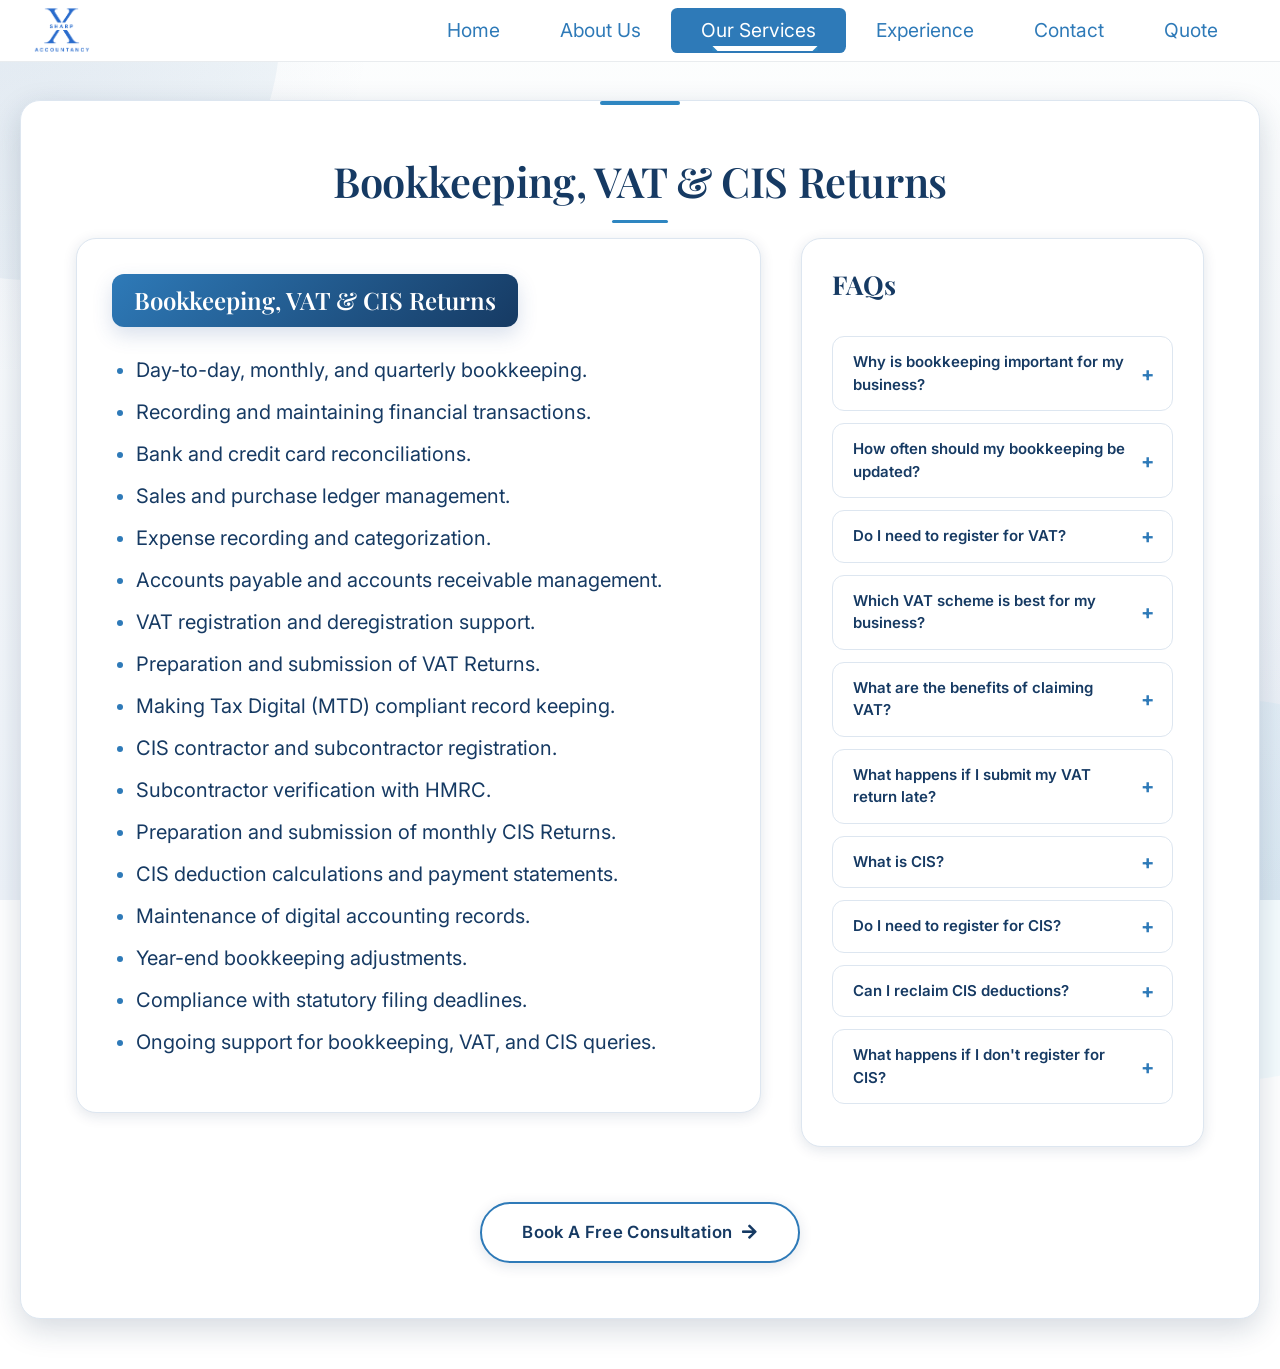
<file: details/bookkeeping.html>
<!doctype html>
<html lang="en">
  <head>
    <meta charset="UTF-8" />
    <meta name="viewport" content="width=device-width, initial-scale=1.0" />

    <title>Bookkeeping, VAT & CIS Returns</title>

    <link
      href="https://fonts.googleapis.com/css2?family=Nunito+Sans:wght@300;400;500;600;700&display=swap"
      rel="stylesheet"
    />
    <link href="https://fonts.googleapis.com/css2?family=Inter:wght@300;400;500;600;700;800&display=swap" rel="stylesheet">
    <link
      href="https://fonts.googleapis.com/css2?family=Playfair+Display:wght@400;500;600;700&display=swap"
      rel="stylesheet"
    />
    <link rel="stylesheet" href="../fontawesome-5.5/css/all.min.css">
    <link rel="stylesheet" href="../css/bootstrap.min.css">
    <link rel="stylesheet" href="../css/tooplate-infinite-loop.css">

    <style>
      /* ============================================================
         Design tokens shared with the main SharpX site (index.html)
         ============================================================ */
      :root {
        --sx-blue-primary: #2e7ab8;
        --sx-blue-dark: #1f4f7a;
        --sx-blue-navy: #163a63;
        --sx-blue-medium: #2e86c1;
        --sx-blue-deep: #0f2a4a;
        --sx-blue-light: #4a9fd8;
        --sx-blue-accent: #2e86c1;
        --sx-gold: #2e86c1;
        --sx-gold-deep: #1b4f72;
        --sx-gray: #5c6b7a;
        --sx-bg-light: #eef3f9;
        --sx-card-border: #dde6f0;
        --sx-shadow-sm: 0 3px 14px rgba(14, 44, 80, 0.12);
        --sx-shadow-md: 0 10px 30px rgba(14, 44, 80, 0.18);
        --sx-shadow-lg: 0 20px 54px rgba(14, 44, 80, 0.24);
        --sx-radius: 20px;
        --sx-radius-sm: 12px;
        --sx-transition: 0.4s cubic-bezier(0.25, 0.46, 0.45, 0.94);
        --sx-font: 'Inter', 'Nunito Sans', 'Raleway', sans-serif;
        --sx-font-serif: 'Playfair Display', 'Georgia', serif;
      }

      * {
        margin: 0;
        padding: 0;
        box-sizing: border-box;
      }

      html,
      body {
        width: 100%;
        max-width: 100%;
        overflow-x: hidden;
      }

      .tm-navbar {
        top: 0;
        left: 0;
        right: 0;
      }

      /* Nav link gold underline accent, matches index.html */
      .tm-nav-link {
        position: relative;
      }
      .tm-nav-link::after {
        content: "";
        position: absolute;
        left: 50%;
        bottom: 2px;
        width: 0;
        height: 2px;
        background: var(--sx-gold);
        transition: all 0.3s ease;
        transform: translateX(-50%);
      }
      .tm-nav-link:hover::after,
      .tm-nav-link.active::after,
      .tm-nav-link.current::after {
        width: 60%;
      }

      body {
        font-family: var(--sx-font) !important;
        -webkit-font-smoothing: antialiased;
        -moz-osx-font-smoothing: grayscale;

        background:
          radial-gradient(
            circle at top left,
            rgba(46, 83, 148, 0.07) 0%,
            transparent 380px
          ),
          radial-gradient(
            circle at bottom right,
            rgba(46, 83, 148, 0.06) 0%,
            transparent 420px
          ),
          linear-gradient(180deg, #fdfefe 0%, var(--sx-bg-light) 100%);

        background-attachment: fixed;

        padding: 10px 20px;

        position: relative;
      }

      body::before {
        content: "";
        position: fixed;
        width: 500px;
        height: 500px;
        background: rgba(51, 119, 170, 0.06);
        border-radius: 50%;
        top: -220px;
        left: -220px;
        z-index: -2;
        pointer-events: none;
      }

      body::after {
        content: "";
        position: fixed;
        width: 380px;
        height: 380px;
        background: rgba(56, 187, 221, 0.05);
        border-radius: 50%;
        bottom: -180px;
        right: -150px;
        z-index: -2;
        pointer-events: none;
      }

      /* --- Scroll reveal, shared with index.html --- */
      @keyframes fadeInUp {
        from { opacity: 0; transform: translateY(30px); }
        to   { opacity: 1; transform: translateY(0); }
      }
      .reveal {
        opacity: 0;
        transform: translateY(30px);
        transition: opacity 0.8s ease, transform 0.8s ease;
      }
      .reveal.visible {
        opacity: 1;
        transform: translateY(0);
      }

      /* --- Per-line/item text fade-in, staggered --- */
      .reveal-item {
        opacity: 0;
        transform: translateY(16px);
        transition: opacity 0.6s ease, transform 0.6s ease;
      }
      .reveal-item.visible {
        opacity: 1;
        transform: translateY(0);
      }

      .page-container {
        max-width: 1250px;
        margin: 90px auto 40px;
        background: #ffffff;
        border-radius: var(--sx-radius);
        padding: 55px;
        box-shadow: var(--sx-shadow-md);
        border: 1px solid var(--sx-card-border);
        position: relative;
      }

      .page-container::before {
        content: '';
        position: absolute;
        top: 0;
        left: 50%;
        transform: translateX(-50%);
        width: 80px;
        height: 4px;
        border-radius: 4px;
        background: var(--sx-gold);
      }

      .main-title {
        text-align: center;
        font-family: var(--sx-font-serif);
        font-weight: 600;
        font-size: 2.6rem;
        letter-spacing: -0.01em;
        color: var(--sx-blue-navy);
        margin-bottom: 15px;
        position: relative;
        display: block;
      }

      .main-title::after {
        content: "";
        display: block;
        width: 56px;
        height: 3px;
        margin: 14px auto 0;
        border-radius: 3px;
        background: var(--sx-gold);
      }

      .layout {
        display: flex;
        justify-content: space-between;
        align-items: flex-start;
        gap: 40px;
      }

      .left {
        width: 63%;
        min-width: 0;
        background: #ffffff;
        border: 1px solid var(--sx-card-border);
        border-radius: var(--sx-radius);
        padding: 35px;
        box-shadow: var(--sx-shadow-sm);
        transition: box-shadow var(--sx-transition), border-color var(--sx-transition);
      }

      .left:hover {
        box-shadow: var(--sx-shadow-md);
        border-color: rgba(51, 119, 170, 0.2);
      }

      .right {
        width: 37%;
        min-width: 0;
        background: #ffffff;
        border: 1px solid var(--sx-card-border);
        border-radius: var(--sx-radius);
        padding: 30px;
        box-shadow: var(--sx-shadow-sm);
        transition: box-shadow var(--sx-transition), border-color var(--sx-transition);
      }

      .right:hover {
        box-shadow: var(--sx-shadow-md);
        border-color: rgba(51, 119, 170, 0.2);
      }

      .service-title {
        display: inline-block;
        font-family: var(--sx-font-serif);
        background: linear-gradient(135deg, var(--sx-blue-primary), var(--sx-blue-navy));
        color: #ffffff;
        font-size: 24px;
        font-weight: 600;
        padding: 12px 22px;
        border-radius: var(--sx-radius-sm);
        margin-bottom: 24px;
        max-width: 100%;
        box-shadow: 0 8px 20px rgba(46, 83, 148, 0.18);
      }

      .service-box ul {
        padding-left: 24px;
      }

      .service-box li {
        color: var(--sx-blue-navy);
        font-family: var(--sx-font);
        font-size: 20px;
        font-weight: 400;
        line-height: 1.9;
        margin-bottom: 4px;
        transition: 0.25s;
        word-wrap: break-word;
      }

      .service-box li::marker {
        color: var(--sx-blue-primary);
      }

      .service-box li:hover {
        color: var(--sx-blue-primary);
        padding-left: 6px;
      }

      .button-consult {
        margin-top: 25px;
        display: inline-flex;
        align-items: center;
        justify-content: center;
        gap: 10px;
        background: #ffffff;
        color: var(--sx-blue-navy);
        font-family: var(--sx-font);
        font-weight: 600;
        font-size: 1.05rem;
        padding: 16px 40px;
        border-radius: 60px;
        border: 2px solid var(--sx-blue-primary);
        outline: none;
        cursor: pointer;
        text-decoration: none;
        letter-spacing: 0.02em;
        box-shadow: var(--sx-shadow-sm);
        transition: all var(--sx-transition);
      }

      .button-consult i {
        transition: transform 0.3s ease;
      }

      .button-consult:hover {
        background: linear-gradient(135deg, var(--sx-blue-primary), var(--sx-blue-dark));
        color: #ffffff;
        border-color: transparent;
        transform: translateY(-3px);
        box-shadow: 0 16px 40px rgba(46, 83, 148, 0.28);
      }

      .button-consult:hover i {
        transform: translateX(4px);
      }

      .button-consult:active {
        transform: translateY(-1px) scale(0.98);
      }

      .faq-title {
        color: var(--sx-blue-navy);
        font-family: var(--sx-font-serif);
        font-size: 26px;
        font-weight: 700;
        margin-bottom: 36px;
      }

      .right details {
        border: 1px solid var(--sx-card-border);
        border-radius: var(--sx-radius-sm);
        margin-bottom: 12px;
        overflow: hidden;
        background: #ffffff;
        transition: all var(--sx-transition);
      }

      .right details:hover {
        transform: translateY(-2px);
        box-shadow: var(--sx-shadow-sm);
        border-color: rgba(51, 119, 170, 0.25);
      }

      .right details[open] {
        border-color: rgba(51, 119, 170, 0.3);
        box-shadow: var(--sx-shadow-sm);
      }

      .right summary {
        cursor: pointer;
        padding: 14px 20px;
        list-style: none;
        position: relative;
        font-family: var(--sx-font);
        color: var(--sx-blue-navy);
        font-size: 15px;
        font-weight: 600;
        padding-right: 45px;
        transition: color 0.25s ease;
      }

      .right summary:hover {
        color: var(--sx-blue-primary);
      }

      .right summary::-webkit-details-marker {
        display: none;
      }

      .right summary::after {
        content: "+";
        position: absolute;
        right: 18px;
        top: 50%;
        transform: translateY(-50%);
        font-size: 20px;
        font-weight: 700;
        color: var(--sx-blue-primary);
      }

      .right details[open] summary::after {
        content: "\2212";
      }

      .right details p {
        padding: 0 20px 16px;
        font-size: 15px;
        color: #5a6a7a;
        line-height: 1.7;
      }

      /* Mobile layout aligns with the site's collapsed-navbar breakpoint. */
      @media (max-width: 991px) {
        .layout {
          flex-direction: column;
        }

        .left,
        .right {
          width: 100%;
        }

        .main-title {
          font-size: 28px;
        }

        .service-title {
          font-size: 19px;
        }

        .service-box li {
          font-size: 15px;
        }

        .right summary {
          font-size: 14px;
        }

        .right details p {
          font-size: 13px;
        }
      }

      @media (max-width: 480px) {
        .page-container {
          padding: 30px 20px;
        }

        .main-title {
          font-size: 24px;
        }
      }
    </style>


    <style>
  /* Make the "Our Services" dropdown expand inline within the mobile menu
     instead of floating as an absolutely-positioned box that overflows
     off the right edge of the screen. */
  @media (max-width: 991px) {

    /* .navbar-nav is capped at max-width:200px in tooplate-infinite-loop.css,
       which is fine for the plain links but too narrow for the "Our Services"
       submenu items. Relax it only while that dropdown is open. */
    #tmNav .navbar-nav:has(.dropdown-menu.show) {
      max-width: 295px;
    }

    #tmNav .dropdown-menu {
      position: static;
      float: none;
      width: max-content;
      max-width: 295px;
      margin: 0 -10px !important;
      border: none;
      box-shadow: none;
      background-color: transparent;
    }

    /* Keep each item's icon + label on a single line. */
    #tmNav .nav-item.dropdown .dropdown-menu .dropdown-item {
      white-space: nowrap;
      font-size: 0.72rem !important;
      padding: 6px 8px 6px 10px !important;

      /* Dark text so it's visible on this page's light dropdown background */
      color: var(--sx-blue-navy) !important;
    }

    #tmNav .nav-item.dropdown .dropdown-menu .dropdown-item i {
      width: 12px !important;
      margin-right: 4px !important;
      color: var(--sx-blue-navy) !important;
    }

    /* Hover colour (blue like your screenshot) */
    #tmNav .nav-item.dropdown .dropdown-menu .dropdown-item:hover {
      background: #2e7ab8 !important;
      color: #ffffff !important;
    }

    #tmNav .nav-item.dropdown .dropdown-menu .dropdown-item:hover i {
      color: #ffffff !important;
    }
  }

  /* Belt-and-braces fix, applied at every screen width: force the
     "Our Services" toggle to stay dark-on-light in its resting, focus,
     active and open states, so it can never blend into the bar's own
     background. Hover is deliberately left alone so it keeps the same
     blue-pill highlight as the other nav links (Home, About Us, etc.). */
  #tmNav .nav-item.dropdown > .dropdown-toggle,
  #tmNav .nav-item.dropdown > .dropdown-toggle:link,
  #tmNav .nav-item.dropdown > .dropdown-toggle:visited,
  #tmNav .nav-item.dropdown > .dropdown-toggle:focus,
  #tmNav .nav-item.dropdown > .dropdown-toggle:active,
  #tmNav .nav-item.dropdown > .dropdown-toggle.show {
    color: var(--sx-blue-primary) !important;
    background-color: transparent !important;
    background: none !important;
    -webkit-text-fill-color: var(--sx-blue-primary) !important;
  }

  /* Match the same blue-pill hover treatment the other nav links get. */
  #tmNav .nav-item.dropdown > .dropdown-toggle:hover {
    color: #ffffff !important;
    background-color: var(--sx-blue-primary) !important;
    background: var(--sx-blue-primary) !important;
    -webkit-text-fill-color: #ffffff !important;
  }
</style>
    <style>
      /* Shared navbar palette: primary blue on desktop, white on the mobile menu. */
      .tm-navbar.scroll .tm-nav-link,
      .tm-navbar.scroll .navbar-toggler i { color: var(--sx-blue-primary) !important; }
      .tm-navbar.scroll .dropdown-toggle::after { border-top-color: var(--sx-blue-primary); }
      @media (min-width: 992px) {
        #tmNav .nav-item.dropdown > .dropdown-toggle, #tmNav .nav-item.dropdown > .dropdown-toggle:focus, #tmNav .nav-item.dropdown > .dropdown-toggle:active, #tmNav .nav-item.dropdown > .dropdown-toggle.show { color: var(--sx-blue-primary) !important; -webkit-text-fill-color: var(--sx-blue-primary) !important; }
      }
      #tmNav .nav-item.dropdown > .dropdown-toggle:hover { color: #ffffff !important; background-color: var(--sx-blue-primary) !important; }

      /* Mark "Our Services" as the current/active page, same solid pill
         treatment used for "Contact" on the Contact page. */
      #tmNav .nav-item.dropdown > .dropdown-toggle.active,
      #tmNav .nav-item.dropdown > .dropdown-toggle.active:link,
      #tmNav .nav-item.dropdown > .dropdown-toggle.active:visited,
      #tmNav .nav-item.dropdown > .dropdown-toggle.active:focus {
        color: #ffffff !important;
        background-color: var(--sx-blue-primary) !important;
        background: var(--sx-blue-primary) !important;
        -webkit-text-fill-color: #ffffff !important;
      }

      /* Keep the dropdown arrow visible on the solid blue pill (it would
         otherwise render blue-on-blue and disappear) whenever the toggle
         is active, open, or hovered. */
      #tmNav .dropdown-toggle.active::after,
      #tmNav .dropdown-toggle.show::after,
      #tmNav .nav-item.dropdown > .dropdown-toggle:hover::after {
        border-top-color: #ffffff !important;
      }

      @media (max-width: 991px) {
        .navbar-collapse.show { background: var(--sx-blue-navy); border-radius: 0 0 12px 12px; }
        .navbar-collapse.show .tm-nav-link { color: #ffffff !important; }
        .navbar-collapse.show .dropdown-toggle::after { border-top-color: #ffffff; }
        #tmNav .nav-item.dropdown .dropdown-menu .dropdown-item { color: rgba(255, 255, 255, 0.75) !important; }
        #tmNav .nav-item.dropdown .dropdown-menu .dropdown-item i { color: rgba(255, 255, 255, 0.55) !important; }
        #tmNav .nav-item.dropdown .dropdown-menu .dropdown-item:hover { background-color: transparent !important; color: #ffffff !important; }
        #tmNav .dropdown-toggle, #tmNav .dropdown-toggle.show, #tmNav .dropdown-toggle:focus, #tmNav .dropdown-toggle:active { color: #ffffff !important; }
        #tmNav .dropdown-toggle.show { background-color: var(--sx-blue-primary) !important; }
      }
    </style>
  </head>

  <body>

    <nav class="navbar navbar-expand-lg tm-navbar scroll" id="tmNav">
      <div class="container px-4 px-md-3">
        <a href="../index.html" class="navbar-brand">
          <img src="../img/Logo_NoBackground.png" alt="SharpX Accountancy logo">
        </a>

        <button class="navbar-toggler mr-1" type="button" data-toggle="collapse" data-target="#navbarSupportedContent"
          aria-controls="navbarSupportedContent" aria-expanded="false" aria-label="Toggle navigation">
          <i class="fas fa-bars navbar-toggler-icon"></i>
        </button>

        <div class="collapse navbar-collapse" id="navbarSupportedContent">
          <ul class="navbar-nav ml-auto">
            <li class="nav-item"><a class="nav-link tm-nav-link" href="../index.html">Home</a></li>
            <li class="nav-item"><a class="nav-link tm-nav-link" href="../index.html#AboutUs">About Us</a></li>
            <li class="nav-item dropdown">
              <a class="nav-link tm-nav-link dropdown-toggle active" href="#" id="servicesDropdown" role="button"
                data-toggle="dropdown" aria-haspopup="true" aria-expanded="false">Our Services</a>
              <div class="dropdown-menu" aria-labelledby="servicesDropdown">
                <a class="dropdown-item" href="bookkeeping.html"><i class="fas fa-file-invoice"></i> Bookkeeping, VAT &amp; CIS Returns</a>
                <a class="dropdown-item" href="selfAssessment.html"><i class="fas fa-file-invoice-dollar"></i> Self-Assessment</a>
                <a class="dropdown-item" href="accounts.html"><i class="fas fa-calculator"></i> Accounts, Corporation Tax &amp; Payroll</a>
                <a class="dropdown-item" href="advisory.html"><i class="fas fa-users"></i> Advisory</a>
              </div>
            </li>
            <li class="nav-item"><a class="nav-link tm-nav-link" href="../index.html#gallery">Experience</a></li>
            <li class="nav-item"><a class="nav-link tm-nav-link" href="../contactForm.html">Contact</a></li>
            <li class="nav-item"><a class="nav-link tm-nav-link" href="../Forms.html">Quote</a></li>
          </ul>
        </div>
      </div>
    </nav>

    <div class="page-container">
      <h1 class="main-title reveal">Bookkeeping, VAT &amp; CIS Returns</h1>

      <div class="layout">
        <div class="left reveal">
          <h2 class="service-title">Bookkeeping, VAT &amp; CIS Returns</h2>

          <div class="service-box">
            <ul>
              <li class="reveal-item">Day-to-day, monthly, and quarterly bookkeeping.</li>

              <li class="reveal-item">Recording and maintaining financial transactions.</li>

              <li class="reveal-item">Bank and credit card reconciliations.</li>

              <li class="reveal-item">Sales and purchase ledger management.</li>

              <li class="reveal-item">Expense recording and categorization.</li>

              <li class="reveal-item">Accounts payable and accounts receivable management.</li>

              <li class="reveal-item">VAT registration and deregistration support.</li>

              <li class="reveal-item">Preparation and submission of VAT Returns.</li>

              <li class="reveal-item">Making Tax Digital (MTD) compliant record keeping.</li>

              <li class="reveal-item">CIS contractor and subcontractor registration.</li>

              <li class="reveal-item">Subcontractor verification with HMRC.</li>

              <li class="reveal-item">Preparation and submission of monthly CIS Returns.</li>

              <li class="reveal-item">CIS deduction calculations and payment statements.</li>

              <li class="reveal-item">Maintenance of digital accounting records.</li>

              <li class="reveal-item">Year-end bookkeeping adjustments.</li>

              <li class="reveal-item">Compliance with statutory filing deadlines.</li>

              <li class="reveal-item">Ongoing support for bookkeeping, VAT, and CIS queries.</li>
            </ul>
          </div>

        </div>

        <div class="right reveal">
          <h2 class="faq-title">FAQs</h2>
          <details class="reveal-item">
            <summary>Why is bookkeeping important for my business?</summary>
            <p>
              Accurate bookkeeping helps you understand your cash flow, monitor
              profits, prepare tax returns, and make informed business decisions
              while staying compliant with HMRC.
            </p>
          </details>

          <details class="reveal-item">
            <summary>How often should my bookkeeping be updated?</summary>
            <p>
              Ideally, your records should be updated weekly or monthly. Leaving
              everything until year-end often leads to errors and missed
              tax-saving opportunities.
            </p>
          </details>

          <details class="reveal-item">
            <summary>Do I need to register for VAT?</summary>
            <p>
              If your taxable turnover exceeds the current HMRC threshold,
              registration is usually mandatory. Voluntary registration may also
              benefit some businesses.
            </p>
          </details>

          <details class="reveal-item">
            <summary>Which VAT scheme is best for my business?</summary>
            <p>
              The best scheme depends on your turnover, industry, and expenses.
              We assess your circumstances and recommend the most tax-efficient
              option.
            </p>
          </details>

          <details class="reveal-item">
            <summary>What are the benefits of claiming VAT?</summary>
            <p>
              Claiming VAT reduces your business costs, improves cash flow, and
              ensures you don't pay more tax than necessary.
            </p>
          </details>

          <details class="reveal-item">
            <summary>What happens if I submit my VAT return late?</summary>
            <p>
              Late submissions or payments may result in HMRC penalties,
              interest, and compliance points.
            </p>
          </details>

          <details class="reveal-item">
            <summary>What is CIS?</summary>
            <p>
              The Construction Industry Scheme is an HMRC scheme that governs
              tax deductions from payments made by contractors to subcontractors
              in the construction industry.
            </p>
          </details>

          <details class="reveal-item">
            <summary>Do I need to register for CIS?</summary>
            <p>
              If you're a contractor or subcontractor carrying out qualifying
              construction work, you may need to register with HMRC.
            </p>
          </details>

          <details class="reveal-item">
            <summary>Can I reclaim CIS deductions?</summary>
            <p>
              Yes. If you've had more tax deducted than you owe, you may be able
              to reclaim it through your tax return.
            </p>
          </details>

          <details class="reveal-item">
            <summary>What happens if I don't register for CIS?</summary>
            <p>
              Contractors may deduct 30% from your payments instead of 20%.
              Registering helps improve cash flow by reducing deductions and
              keeping you compliant with HMRC.
            </p>
          </details>
        </div>
      </div>
      <div class="reveal" style="text-align: center; margin-top: 30px;">
        <a href="../contactForm.html" class="button-consult">
          Book A Free Consultation <i class="fas fa-arrow-right"></i>
        </a>
      </div>

    </div>

    <script src="../js/jquery-1.9.1.min.js"></script>
    <script src="../js/bootstrap.min.js"></script>
    <script>
  $(function () {

    /* Keep navbar in the scrolled style permanently */
    $('.tm-navbar').addClass("scroll");

    // Close mobile menu after click (but not when opening the Our Services dropdown)
    $('#tmNav a:not(.dropdown-toggle)').on('click', function () {
      $('.navbar-collapse').removeClass('show');
    });

    // Scroll reveal animation, matches index.html
    var revealElements = document.querySelectorAll('.reveal');
    var revealObserver = new IntersectionObserver(function (entries) {
      entries.forEach(function (entry) {
        if (entry.isIntersecting) {
          entry.target.classList.add('visible');
        }
      });
    }, {
      threshold: 0.12,
      rootMargin: '0px 0px -40px 0px'
    });

    revealElements.forEach(function (el) {
      revealObserver.observe(el);
    });

    // Staggered text fade-in for list items & FAQs
    document.querySelectorAll('.service-box ul, .right').forEach(function (group) {
      var items = group.querySelectorAll(':scope > li.reveal-item, :scope > details.reveal-item');
      items.forEach(function (el, i) {
        el.style.transitionDelay = (i * 70) + 'ms';
      });
    });

    var itemElements = document.querySelectorAll('.reveal-item');
    var itemObserver = new IntersectionObserver(function (entries) {
      entries.forEach(function (entry) {
        if (entry.isIntersecting) {
          entry.target.classList.add('visible');
          itemObserver.unobserve(entry.target);
        }
      });
    }, {
      threshold: 0.1,
      rootMargin: '0px 0px -30px 0px'
    });

    itemElements.forEach(function (el) {
      itemObserver.observe(el);
    });

  });
</script>
  </body>
</html>
</file>
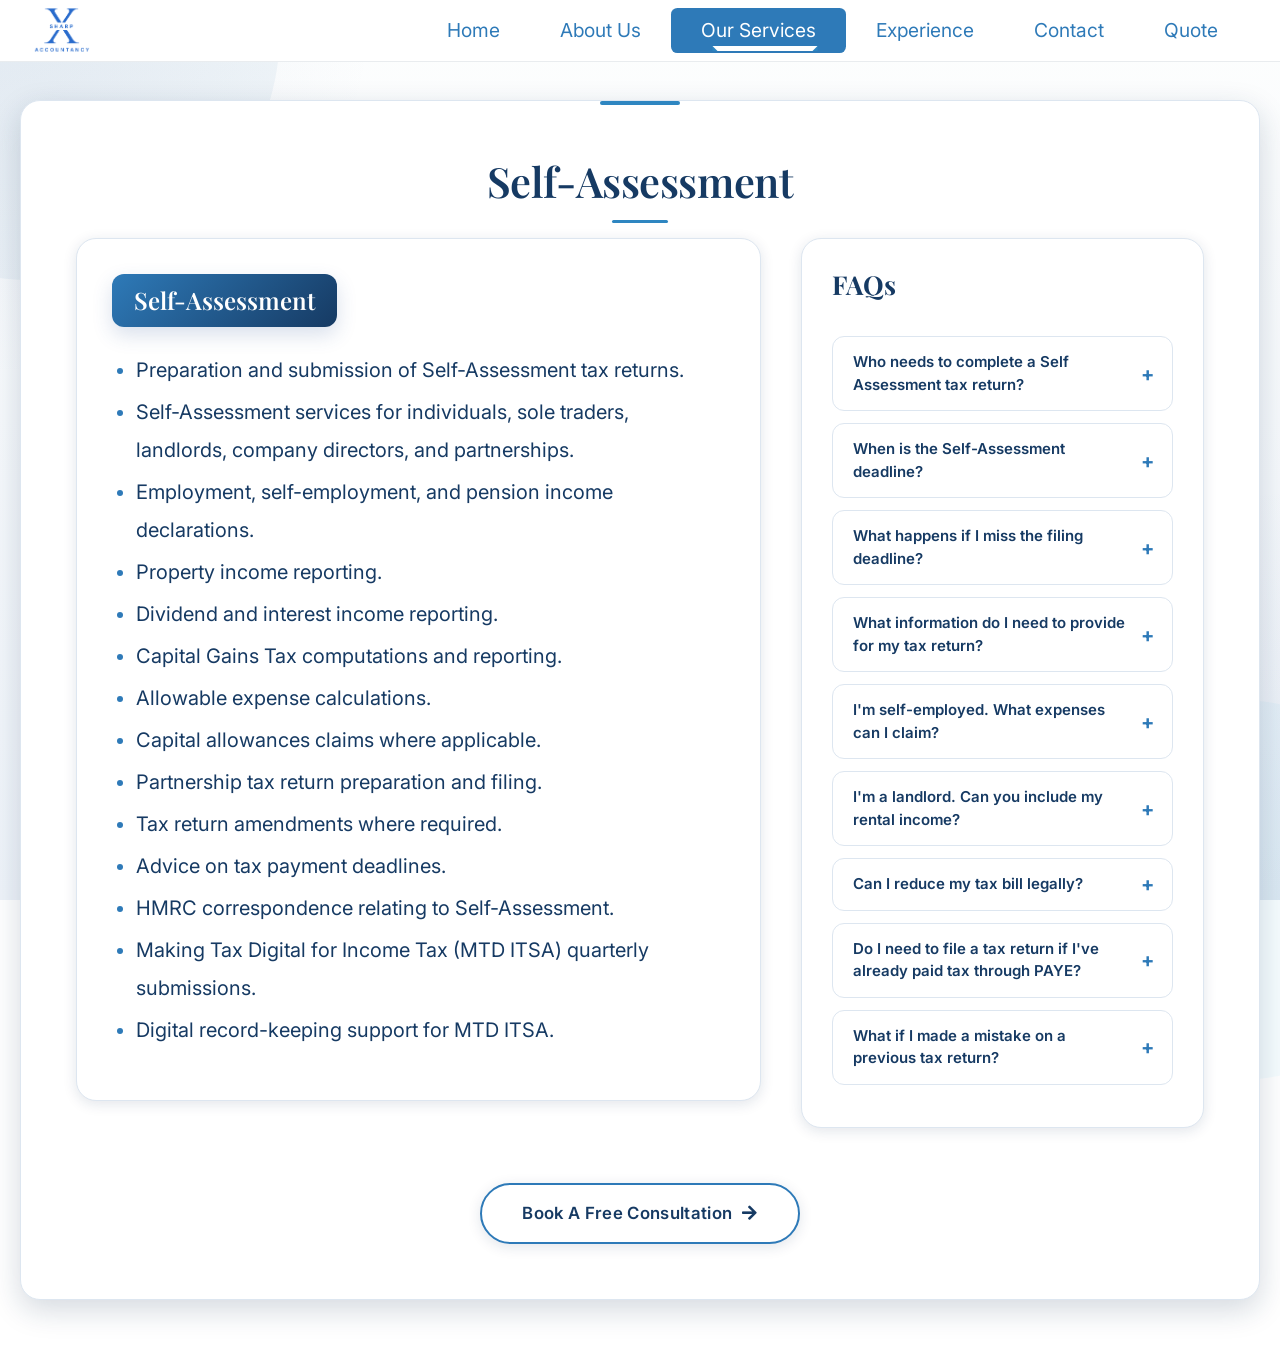
<file: details/selfAssessment.html>
<!doctype html>
<html lang="en">
  <head>
    <meta charset="UTF-8" />
    <meta name="viewport" content="width=device-width, initial-scale=1.0" />

    <title>Self-Assessment</title>

    <link
      href="https://fonts.googleapis.com/css2?family=Nunito+Sans:wght@300;400;500;600;700&display=swap"
      rel="stylesheet"
    />
    <link href="https://fonts.googleapis.com/css2?family=Inter:wght@300;400;500;600;700;800&display=swap" rel="stylesheet">
    <link
      href="https://fonts.googleapis.com/css2?family=Playfair+Display:wght@400;500;600;700&display=swap"
      rel="stylesheet"
    />
    <link rel="stylesheet" href="../fontawesome-5.5/css/all.min.css">
    <link rel="stylesheet" href="../css/bootstrap.min.css">
    <link rel="stylesheet" href="../css/tooplate-infinite-loop.css">

    <style>
      /* ============================================================
         Design tokens shared with the main SharpX site (index.html)
         ============================================================ */
      :root {
        --sx-blue-primary: #2e7ab8;
        --sx-blue-dark: #1f4f7a;
        --sx-blue-navy: #163a63;
        --sx-blue-medium: #2e86c1;
        --sx-blue-deep: #0f2a4a;
        --sx-blue-light: #4a9fd8;
        --sx-blue-accent: #2e86c1;
        --sx-gold: #2e86c1;
        --sx-gold-deep: #1b4f72;
        --sx-gray: #5c6b7a;
        --sx-bg-light: #eef3f9;
        --sx-card-border: #dde6f0;
        --sx-shadow-sm: 0 3px 14px rgba(14, 44, 80, 0.12);
        --sx-shadow-md: 0 10px 30px rgba(14, 44, 80, 0.18);
        --sx-shadow-lg: 0 20px 54px rgba(14, 44, 80, 0.24);
        --sx-radius: 20px;
        --sx-radius-sm: 12px;
        --sx-transition: 0.4s cubic-bezier(0.25, 0.46, 0.45, 0.94);
        --sx-font: 'Inter', 'Nunito Sans', 'Raleway', sans-serif;
        --sx-font-serif: 'Playfair Display', 'Georgia', serif;
      }

      * {
        margin: 0;
        padding: 0;
        box-sizing: border-box;
      }

      html,
      body {
        width: 100%;
        max-width: 100%;
        overflow-x: hidden;
      }

      .tm-navbar {
        top: 0;
        left: 0;
        right: 0;
      }

      /* Nav link gold underline accent, matches index.html */
      .tm-nav-link {
        position: relative;
      }
      .tm-nav-link::after {
        content: "";
        position: absolute;
        left: 50%;
        bottom: 2px;
        width: 0;
        height: 2px;
        background: var(--sx-gold);
        transition: all 0.3s ease;
        transform: translateX(-50%);
      }
      .tm-nav-link:hover::after,
      .tm-nav-link.active::after,
      .tm-nav-link.current::after {
        width: 60%;
      }

      body {
        font-family: var(--sx-font) !important;
        -webkit-font-smoothing: antialiased;
        -moz-osx-font-smoothing: grayscale;

        background:
          radial-gradient(
            circle at top left,
            rgba(46, 83, 148, 0.07) 0%,
            transparent 380px
          ),
          radial-gradient(
            circle at bottom right,
            rgba(46, 83, 148, 0.06) 0%,
            transparent 420px
          ),
          linear-gradient(180deg, #fdfefe 0%, var(--sx-bg-light) 100%);

        background-attachment: fixed;

        padding: 10px 20px;

        position: relative;
      }

      body::before {
        content: "";
        position: fixed;
        width: 500px;
        height: 500px;
        background: rgba(51, 119, 170, 0.06);
        border-radius: 50%;
        top: -220px;
        left: -220px;
        z-index: -2;
        pointer-events: none;
      }

      body::after {
        content: "";
        position: fixed;
        width: 380px;
        height: 380px;
        background: rgba(56, 187, 221, 0.05);
        border-radius: 50%;
        bottom: -180px;
        right: -150px;
        z-index: -2;
        pointer-events: none;
      }

      /* --- Scroll reveal, shared with index.html --- */
      @keyframes fadeInUp {
        from { opacity: 0; transform: translateY(30px); }
        to   { opacity: 1; transform: translateY(0); }
      }
      .reveal {
        opacity: 0;
        transform: translateY(30px);
        transition: opacity 0.8s ease, transform 0.8s ease;
      }
      .reveal.visible {
        opacity: 1;
        transform: translateY(0);
      }

      /* --- Per-line/item text fade-in, staggered --- */
      .reveal-item {
        opacity: 0;
        transform: translateY(16px);
        transition: opacity 0.6s ease, transform 0.6s ease;
      }
      .reveal-item.visible {
        opacity: 1;
        transform: translateY(0);
      }

      .page-container {
        max-width: 1250px;
        margin: 90px auto 40px;
        background: #ffffff;
        border-radius: var(--sx-radius);
        padding: 55px;
        box-shadow: var(--sx-shadow-md);
        border: 1px solid var(--sx-card-border);
        position: relative;
      }

      .page-container::before {
        content: '';
        position: absolute;
        top: 0;
        left: 50%;
        transform: translateX(-50%);
        width: 80px;
        height: 4px;
        border-radius: 4px;
        background: var(--sx-gold);
      }

      .main-title {
        text-align: center;
        font-family: var(--sx-font-serif);
        font-weight: 600;
        font-size: 2.6rem;
        letter-spacing: -0.01em;
        color: var(--sx-blue-navy);
        margin-bottom: 15px;
        position: relative;
        display: block;
      }

      .main-title::after {
        content: "";
        display: block;
        width: 56px;
        height: 3px;
        margin: 14px auto 0;
        border-radius: 3px;
        background: var(--sx-gold);
      }

      .layout {
        display: flex;
        justify-content: space-between;
        align-items: flex-start;
        gap: 40px;
      }

      .left {
        width: 63%;
        min-width: 0;
        background: #ffffff;
        border: 1px solid var(--sx-card-border);
        border-radius: var(--sx-radius);
        padding: 35px;
        box-shadow: var(--sx-shadow-sm);
        transition: box-shadow var(--sx-transition), border-color var(--sx-transition);
      }

      .left:hover {
        box-shadow: var(--sx-shadow-md);
        border-color: rgba(51, 119, 170, 0.2);
      }

      .right {
        width: 37%;
        min-width: 0;
        background: #ffffff;
        border: 1px solid var(--sx-card-border);
        border-radius: var(--sx-radius);
        padding: 30px;
        box-shadow: var(--sx-shadow-sm);
        transition: box-shadow var(--sx-transition), border-color var(--sx-transition);
      }

      .right:hover {
        box-shadow: var(--sx-shadow-md);
        border-color: rgba(51, 119, 170, 0.2);
      }

      .service-title {
        display: inline-block;
        font-family: var(--sx-font-serif);
        background: linear-gradient(135deg, var(--sx-blue-primary), var(--sx-blue-navy));
        color: #ffffff;
        font-size: 24px;
        font-weight: 600;
        padding: 12px 22px;
        border-radius: var(--sx-radius-sm);
        margin-bottom: 24px;
        max-width: 100%;
        box-shadow: 0 8px 20px rgba(46, 83, 148, 0.18);
      }

      .service-box ul {
        padding-left: 24px;
      }

      .service-box li {
        color: var(--sx-blue-navy);
        font-family: var(--sx-font);
        font-size: 20px;
        font-weight: 400;
        line-height: 1.9;
        margin-bottom: 4px;
        transition: 0.25s;
        word-wrap: break-word;
      }

      .service-box li::marker {
        color: var(--sx-blue-primary);
      }

      .service-box li:hover {
        color: var(--sx-blue-primary);
        padding-left: 6px;
      }

      .button-consult {
        margin-top: 25px;
        display: inline-flex;
        align-items: center;
        justify-content: center;
        gap: 10px;
        background: #ffffff;
        color: var(--sx-blue-navy);
        font-family: var(--sx-font);
        font-weight: 600;
        font-size: 1.05rem;
        padding: 16px 40px;
        border-radius: 60px;
        border: 2px solid var(--sx-blue-primary);
        outline: none;
        cursor: pointer;
        text-decoration: none;
        letter-spacing: 0.02em;
        box-shadow: var(--sx-shadow-sm);
        transition: all var(--sx-transition);
      }

      .button-consult i {
        transition: transform 0.3s ease;
      }

      .button-consult:hover {
        background: linear-gradient(135deg, var(--sx-blue-primary), var(--sx-blue-dark));
        color: #ffffff;
        border-color: transparent;
        transform: translateY(-3px);
        box-shadow: 0 16px 40px rgba(46, 83, 148, 0.28);
      }

      .button-consult:hover i {
        transform: translateX(4px);
      }

      .button-consult:active {
        transform: translateY(-1px) scale(0.98);
      }

      .faq-title {
        color: var(--sx-blue-navy);
        font-family: var(--sx-font-serif);
        font-size: 26px;
        font-weight: 700;
        margin-bottom: 36px;
      }

      .right details {
        border: 1px solid var(--sx-card-border);
        border-radius: var(--sx-radius-sm);
        margin-bottom: 12px;
        overflow: hidden;
        background: #ffffff;
        transition: all var(--sx-transition);
      }

      .right details:hover {
        transform: translateY(-2px);
        box-shadow: var(--sx-shadow-sm);
        border-color: rgba(51, 119, 170, 0.25);
      }

      .right details[open] {
        border-color: rgba(51, 119, 170, 0.3);
        box-shadow: var(--sx-shadow-sm);
      }

      .right summary {
        cursor: pointer;
        padding: 14px 20px;
        list-style: none;
        position: relative;
        font-family: var(--sx-font);
        color: var(--sx-blue-navy);
        font-size: 15px;
        font-weight: 600;
        padding-right: 45px;
        transition: color 0.25s ease;
      }

      .right summary:hover {
        color: var(--sx-blue-primary);
      }

      .right summary::-webkit-details-marker {
        display: none;
      }

      .right summary::after {
        content: "+";
        position: absolute;
        right: 18px;
        top: 50%;
        transform: translateY(-50%);
        font-size: 20px;
        font-weight: 700;
        color: var(--sx-blue-primary);
      }

      .right details[open] summary::after {
        content: "\2212";
      }

      .right details p {
        padding: 0 20px 16px;
        font-size: 15px;
        color: #5a6a7a;
        line-height: 1.7;
      }

      /* Mobile layout aligns with the site's collapsed-navbar breakpoint. */
      @media (max-width: 991px) {
        .layout {
          flex-direction: column;
        }

        .left,
        .right {
          width: 100%;
        }

        .main-title {
          font-size: 28px;
        }

        .service-title {
          font-size: 19px;
        }

        .service-box li {
          font-size: 15px;
        }

        .right summary {
          font-size: 14px;
        }

        .right details p {
          font-size: 13px;
        }
      }

      @media (max-width: 480px) {
        .page-container {
          padding: 30px 20px;
        }

        .main-title {
          font-size: 24px;
        }
      }
    </style>


    <style>
  /* Make the "Our Services" dropdown expand inline within the mobile menu
     instead of floating as an absolutely-positioned box that overflows
     off the right edge of the screen. */
  @media (max-width: 991px) {

    /* .navbar-nav is capped at max-width:200px in tooplate-infinite-loop.css,
       which is fine for the plain links but too narrow for the "Our Services"
       submenu items. Relax it only while that dropdown is open. */
    #tmNav .navbar-nav:has(.dropdown-menu.show) {
      max-width: 295px;
    }

    #tmNav .dropdown-menu {
      position: static;
      float: none;
      width: max-content;
      max-width: 295px;
      margin: 0 -10px !important;
      border: none;
      box-shadow: none;
      background-color: transparent;
    }

    /* Keep each item's icon + label on a single line. */
    #tmNav .nav-item.dropdown .dropdown-menu .dropdown-item {
      white-space: nowrap;
      font-size: 0.72rem !important;
      padding: 6px 8px 6px 10px !important;

      /* Dark text so it's visible on this page's light dropdown background */
      color: var(--sx-blue-navy) !important;
    }

    #tmNav .nav-item.dropdown .dropdown-menu .dropdown-item i {
      width: 12px !important;
      margin-right: 4px !important;
      color: var(--sx-blue-navy) !important;
    }

    /* Hover colour (blue like your screenshot) */
    #tmNav .nav-item.dropdown .dropdown-menu .dropdown-item:hover {
      background: #2e7ab8 !important;
      color: #ffffff !important;
    }

    #tmNav .nav-item.dropdown .dropdown-menu .dropdown-item:hover i {
      color: #ffffff !important;
    }
  }

  /* Belt-and-braces fix, applied at every screen width: force the
     "Our Services" toggle to stay dark-on-light in its resting, focus,
     active and open states, so it can never blend into the bar's own
     background. Hover is deliberately left alone so it keeps the same
     blue-pill highlight as the other nav links (Home, About Us, etc.). */
  #tmNav .nav-item.dropdown > .dropdown-toggle,
  #tmNav .nav-item.dropdown > .dropdown-toggle:link,
  #tmNav .nav-item.dropdown > .dropdown-toggle:visited,
  #tmNav .nav-item.dropdown > .dropdown-toggle:focus,
  #tmNav .nav-item.dropdown > .dropdown-toggle:active,
  #tmNav .nav-item.dropdown > .dropdown-toggle.show {
    color: var(--sx-blue-primary) !important;
    background-color: transparent !important;
    background: none !important;
    -webkit-text-fill-color: var(--sx-blue-primary) !important;
  }

  /* Match the same blue-pill hover treatment the other nav links get. */
  #tmNav .nav-item.dropdown > .dropdown-toggle:hover {
    color: #ffffff !important;
    background-color: var(--sx-blue-primary) !important;
    background: var(--sx-blue-primary) !important;
    -webkit-text-fill-color: #ffffff !important;
  }
</style>
    <style>
      /* Shared navbar palette: primary blue on desktop, white on the mobile menu. */
      .tm-navbar.scroll .tm-nav-link,
      .tm-navbar.scroll .navbar-toggler i { color: var(--sx-blue-primary) !important; }
      .tm-navbar.scroll .dropdown-toggle::after { border-top-color: var(--sx-blue-primary); }
      @media (min-width: 992px) {
        #tmNav .nav-item.dropdown > .dropdown-toggle, #tmNav .nav-item.dropdown > .dropdown-toggle:focus, #tmNav .nav-item.dropdown > .dropdown-toggle:active, #tmNav .nav-item.dropdown > .dropdown-toggle.show { color: var(--sx-blue-primary) !important; -webkit-text-fill-color: var(--sx-blue-primary) !important; }
      }
      #tmNav .nav-item.dropdown > .dropdown-toggle:hover { color: #ffffff !important; background-color: var(--sx-blue-primary) !important; }

      /* Mark "Our Services" as the current/active page, same solid pill
         treatment used for "Contact" on the Contact page. */
      #tmNav .nav-item.dropdown > .dropdown-toggle.active,
      #tmNav .nav-item.dropdown > .dropdown-toggle.active:link,
      #tmNav .nav-item.dropdown > .dropdown-toggle.active:visited,
      #tmNav .nav-item.dropdown > .dropdown-toggle.active:focus {
        color: #ffffff !important;
        background-color: var(--sx-blue-primary) !important;
        background: var(--sx-blue-primary) !important;
        -webkit-text-fill-color: #ffffff !important;
      }

      /* Keep the dropdown arrow visible on the solid blue pill (it would
         otherwise render blue-on-blue and disappear) whenever the toggle
         is active, open, or hovered. */
      #tmNav .dropdown-toggle.active::after,
      #tmNav .dropdown-toggle.show::after,
      #tmNav .nav-item.dropdown > .dropdown-toggle:hover::after {
        border-top-color: #ffffff !important;
      }

      @media (max-width: 991px) {
        .navbar-collapse.show { background: var(--sx-blue-navy); border-radius: 0 0 12px 12px; }
        .navbar-collapse.show .tm-nav-link { color: #ffffff !important; }
        .navbar-collapse.show .dropdown-toggle::after { border-top-color: #ffffff; }
        #tmNav .nav-item.dropdown .dropdown-menu .dropdown-item { color: rgba(255, 255, 255, 0.75) !important; }
        #tmNav .nav-item.dropdown .dropdown-menu .dropdown-item i { color: rgba(255, 255, 255, 0.55) !important; }
        #tmNav .nav-item.dropdown .dropdown-menu .dropdown-item:hover { background-color: transparent !important; color: #ffffff !important; }
        #tmNav .dropdown-toggle, #tmNav .dropdown-toggle.show, #tmNav .dropdown-toggle:focus, #tmNav .dropdown-toggle:active { color: #ffffff !important; }
        #tmNav .dropdown-toggle.show { background-color: var(--sx-blue-primary) !important; }
      }
    </style>
  </head>

  <body>

    <nav class="navbar navbar-expand-lg tm-navbar scroll" id="tmNav">
      <div class="container px-4 px-md-3">
        <a href="../index.html" class="navbar-brand">
          <img src="../img/Logo_NoBackground.png" alt="SharpX Accountancy logo">
        </a>

        <button class="navbar-toggler mr-1" type="button" data-toggle="collapse" data-target="#navbarSupportedContent"
          aria-controls="navbarSupportedContent" aria-expanded="false" aria-label="Toggle navigation">
          <i class="fas fa-bars navbar-toggler-icon"></i>
        </button>

        <div class="collapse navbar-collapse" id="navbarSupportedContent">
          <ul class="navbar-nav ml-auto">
            <li class="nav-item"><a class="nav-link tm-nav-link" href="../index.html">Home</a></li>
            <li class="nav-item"><a class="nav-link tm-nav-link" href="../index.html#AboutUs">About Us</a></li>
            <li class="nav-item dropdown">
              <a class="nav-link tm-nav-link dropdown-toggle active" href="#" id="servicesDropdown" role="button"
                data-toggle="dropdown" aria-haspopup="true" aria-expanded="false">Our Services</a>
              <div class="dropdown-menu" aria-labelledby="servicesDropdown">
                <a class="dropdown-item" href="bookkeeping.html"><i class="fas fa-file-invoice"></i> Bookkeeping, VAT &amp; CIS Returns</a>
                <a class="dropdown-item" href="selfAssessment.html"><i class="fas fa-file-invoice-dollar"></i> Self-Assessment</a>
                <a class="dropdown-item" href="accounts.html"><i class="fas fa-calculator"></i> Accounts, Corporation Tax &amp; Payroll</a>
                <a class="dropdown-item" href="advisory.html"><i class="fas fa-users"></i> Advisory</a>
              </div>
            </li>
            <li class="nav-item"><a class="nav-link tm-nav-link" href="../index.html#gallery">Experience</a></li>
            <li class="nav-item"><a class="nav-link tm-nav-link" href="../contactForm.html">Contact</a></li>
            <li class="nav-item"><a class="nav-link tm-nav-link" href="../Forms.html">Quote</a></li>
          </ul>
        </div>
      </div>
    </nav>

    <div class="page-container">
      <h1 class="main-title reveal">Self-Assessment</h1>

      <div class="layout">
        <div class="left reveal">
          <h2 class="service-title">Self-Assessment</h2>

          <div class="service-box">
            <ul>
              <li class="reveal-item">Preparation and submission of Self-Assessment tax returns.</li>

              <li class="reveal-item">Self-Assessment services for individuals, sole traders, landlords, company directors, and partnerships.</li>

              <li class="reveal-item">Employment, self-employment, and pension income declarations.</li>

              <li class="reveal-item">Property income reporting.</li>

              <li class="reveal-item">Dividend and interest income reporting.</li>

              <li class="reveal-item">Capital Gains Tax computations and reporting.</li>

              <li class="reveal-item">Allowable expense calculations.</li>

              <li class="reveal-item">Capital allowances claims where applicable.</li>

              <li class="reveal-item">Partnership tax return preparation and filing.</li>

              <li class="reveal-item">Tax return amendments where required.</li>

              <li class="reveal-item">Advice on tax payment deadlines.</li>

              <li class="reveal-item">HMRC correspondence relating to Self-Assessment.</li>

              <li class="reveal-item">Making Tax Digital for Income Tax (MTD ITSA) quarterly submissions.</li>

              <li class="reveal-item">Digital record-keeping support for MTD ITSA.</li>
            </ul>
          </div>
        </div>

        <div class="right reveal">
          <h2 class="faq-title">FAQs</h2>

          <details class="reveal-item">
            <summary>Who needs to complete a Self Assessment tax return?</summary>
            <p>
              You may need to complete a tax return if you're self-employed,
              receive rental income, have untaxed income, are a company
              director (in some cases), or HMRC has asked you to file one.
            </p>
          </details>

          <details class="reveal-item">
            <summary>When is the Self-Assessment deadline?</summary>
            <p>
              The online filing deadline is 31 January following the end of the
              tax year. Any tax due is also generally payable by this date.
            </p>
          </details>

          <details class="reveal-item">
            <summary>What happens if I miss the filing deadline?</summary>
            <p>
              HMRC may charge penalties and interest for late tax returns and
              payments.
            </p>
          </details>

          <details class="reveal-item">
            <summary>
              What information do I need to provide for my tax return?
            </summary>
            <p>
              You'll typically need details of your income, business expenses,
              property income, dividends, interest, and any other taxable
              income for the tax year.
            </p>
          </details>

          <details class="reveal-item">
            <summary>I'm self-employed. What expenses can I claim?</summary>
            <p>
              You can claim allowable business expenses that are wholly and
              exclusively incurred for your business. We'll identify the
              expenses you're entitled to claim.
            </p>
          </details>

          <details class="reveal-item">
            <summary>I'm a landlord. Can you include my rental income?</summary>
            <p>
              We prepare tax returns that include rental income and allowable
              property expenses.
            </p>
          </details>

          <details class="reveal-item">
            <summary>Can I reduce my tax bill legally?</summary>
            <p>
              You may be able to reduce your tax bill by claiming all allowable
              business expenses, tax reliefs, and allowances that you're
              entitled to under HMRC rules.
            </p>
          </details>

          <details class="reveal-item">
            <summary>
              Do I need to file a tax return if I've already paid tax through
              PAYE?
            </summary>
            <p>
              It depends on your circumstances. If you have additional income,
              such as self-employment, rental income, or dividends, you may
              still need to file a Self-Assessment return.
            </p>
          </details>

          <details class="reveal-item">
            <summary>
              What if I made a mistake on a previous tax return?
            </summary>
            <p>
              If you've made a mistake, it's important to correct it as soon
              as possible. Depending on the circumstances, you may be able to
              amend your return or notify HMRC to avoid additional penalties.
            </p>
          </details>
        </div>
      </div>

      <div class="reveal" style="text-align: center; margin-top: 30px;">
        <a href="../contactForm.html" class="button-consult">
          Book A Free Consultation <i class="fas fa-arrow-right"></i>
        </a>
      </div>
    </div>

    <script src="../js/jquery-1.9.1.min.js"></script>
    <script src="../js/bootstrap.min.js"></script>
    <script>
  $(function () {

    /* Keep navbar in the scrolled style permanently */
    $('.tm-navbar').addClass("scroll");

    // Close mobile menu after click (but not when opening the Our Services dropdown)
    $('#tmNav a:not(.dropdown-toggle)').on('click', function () {
      $('.navbar-collapse').removeClass('show');
    });

    // Scroll reveal animation, matches index.html
    var revealElements = document.querySelectorAll('.reveal');
    var revealObserver = new IntersectionObserver(function (entries) {
      entries.forEach(function (entry) {
        if (entry.isIntersecting) {
          entry.target.classList.add('visible');
        }
      });
    }, {
      threshold: 0.12,
      rootMargin: '0px 0px -40px 0px'
    });

    revealElements.forEach(function (el) {
      revealObserver.observe(el);
    });

    // Staggered text fade-in for list items & FAQs
    document.querySelectorAll('.service-box ul, .right').forEach(function (group) {
      var items = group.querySelectorAll(':scope > li.reveal-item, :scope > details.reveal-item');
      items.forEach(function (el, i) {
        el.style.transitionDelay = (i * 70) + 'ms';
      });
    });

    var itemElements = document.querySelectorAll('.reveal-item');
    var itemObserver = new IntersectionObserver(function (entries) {
      entries.forEach(function (entry) {
        if (entry.isIntersecting) {
          entry.target.classList.add('visible');
          itemObserver.unobserve(entry.target);
        }
      });
    }, {
      threshold: 0.1,
      rootMargin: '0px 0px -30px 0px'
    });

    itemElements.forEach(function (el) {
      itemObserver.observe(el);
    });

  });
</script>
  </body>
</html>
</file>
<file: css/tooplate-infinite-loop.css>
/*

Tooplate 2117 Infinite Loop

https://www.tooplate.com/view/2117-infinite-loop

*/

@import url("https://fonts.googleapis.com/css?family=Raleway:100,300,400,500,700,900");

body {
	font-family: "Raleway", sans-serif;
	font-size: 1.2em;
  color: #707070;
  margin: 0;
  padding: 0;
  overflow-x: hidden;
}
a {
  transition: all 0.3s ease;
  color: #38B;
}

a:hover,
a:focus {
  text-decoration: none;
  color: #D40;
}

a:focus {
  outline: none;
}

.btn {
  padding: 8px 32px;
}

.btn:hover {
  background-color: #ced4da;
}

blockquote {
  font-size: 0.86em;
  line-height: 1.8em;
}

.tm-section-pad-top {
  padding-top: 80px;
  padding-bottom: 40px;
}

.tm-content-box {
  padding-top: 20px;
  padding-bottom: 40px;
}

.tm-text-primary {
  color: #37A;
}

.tm-font-big {
  font-size: 1.25rem;
}

/* Navbar */

.tm-navbar {
  position: fixed;
  width: 100%;
  z-index: 1000;
  background-color: transparent;
  transition: all 0.3s ease;
}

.tm-navbar.scroll {
  background-color: white;
  border-bottom: 1px solid #e9ecef;
}

.navbar-brand {
  color: white;
  font-size: 1.4rem;
  font-weight: bold;
  display: inline-flex;
  align-items: center;
  padding: 0;
}

.navbar-brand:hover,
.tm-navbar.scroll .navbar-brand:hover {
  color: #38B;
}

.navbar-brand img {
  max-height: 2rem;
  width: auto;
  transition: filter 0.3s ease, opacity 0.3s ease, transform 0.3s ease;
  transform-origin: left center;
  transform: scale(1.35);
}

.navbar-brand img.navbar-logo-small {
  max-height: 1.15rem;
  transform: none;
}

.tm-navbar.scroll .navbar-brand img {
  filter: invert(28%) sepia(96%) saturate(5200%) hue-rotate(200deg) brightness(80%);
}

.tm-navbar.scroll .navbar-brand {
  color: var(--sx-blue-primary, #2e7ab8);
}

/* Compact phones (including 320px-wide viewports): keep the Services submenu
   inside the screen and wrap its longest label instead of overflowing. */
@media (max-width: 360px) {
  #tmNav .navbar-nav:has(.dropdown-menu.show) {
    max-width: calc(100vw - 32px) !important;
  }

  #tmNav .dropdown-menu {
    width: 100% !important;
    /* Page-specific menus use a 10px negative side margin; reserve that
       space here so the resulting box still stays inside the viewport. */
    max-width: calc(100vw - 52px) !important;
    margin-left: 0 !important;
    margin-right: 0 !important;
  }

  #tmNav .nav-item.dropdown .dropdown-menu .dropdown-item {
    white-space: normal !important;
    line-height: 1.35;
  }
}

.nav-item {
  list-style: none;
}

.tm-nav-link {
  color: white;
  transition: all 0.25s ease;
  border-radius: 0.4rem;
}

.tm-navbar.scroll .tm-nav-link {
  color: var(--sx-blue-primary, #2e7ab8);
}

.tm-navbar.scroll .tm-nav-link:hover,
.tm-navbar.scroll .tm-nav-link.current,
.tm-navbar.scroll .tm-nav-link.active,
.tm-nav-link:hover,
.tm-nav-link.active,
.tm-nav-link.current {
  color: #FFF !important;
  background-color: var(--sx-blue-primary, #2e7ab8) !important;
  border-radius: 0.4rem;
}

.navbar-toggler {
  border: 1px solid white;
  padding-left: 10px;
  padding-right: 10px;
}

.navbar-toggler-icon {
  color: white;
  padding-top: 6px;
}

.tm-navbar.scroll .navbar-toggler {
  border: 1px solid #707070;
}

.tm-navbar.scroll .navbar-toggler-icon {
  color: #707070;
}

/* Hero */

#infinite {
	background-color: #222;
  background-image: url(../img/SharpX_Home_New.png);
  background-repeat: no-repeat;
  height: 100vh;
  min-height: 375px;
  position: relative;
}

@media (min-height: 600px) and (min-width: 1920px) {
  #infinite {
    background-size: cover;
  }
}

@media (min-height: 830px) {
  #infinite {
    background-position: center -210px;
  }
}

@media (min-height: 680px) and (max-height: 829px) {
  #infinite {
    background-position: center -300px;
  }
}

@media (min-height: 500px) and (max-height: 679px) {
  #infinite {
    background-position: center -400px;
  }
}

@media (max-height: 499px) {
  #infinite {
    background-position: center -450px;
  }
}

.tm-hero-text-container {
  width: 100%;
  height: 100%;
  display: flex;
  flex-flow: column;
  justify-content: center;
}

.tm-hero-text-container-inner {
  margin-top: -90px;
}

.tm-hero-title {
  font-size: 3.5rem;
  text-shadow: 2px 2px 2px #333;
}

.tm-hero-subtitle {
  text-shadow: 2px 2px 2px #333;
}

.tm-intro-next {
  position: absolute;
  bottom: 100px;
  left: 0;
  right: 0;
}

@media (max-height: 480px) {
  .tm-hero-text-container-inner {
    margin-top: -40px;
  }

  .tm-intro-next {
    bottom: 20px;
  }
}

.tm-section-title {
  font-size: 2.6rem;
  font-weight: normal;
}

.tm-intro-text {
  font-size: 1.2rem;
}

/* Testimonials */
#testimonials {
  color: white;
  background-image: url(../img/2020-blur.jpg);
  background-size: cover;
  background-repeat: no-repeat;
  background-size: 100%;
  position: relative;
}

@media (max-width: 991px) {
  #testimonials {
    background-image: url(../img/2020-blur-mobile.jpg);
  }
}

.tm-testimonials-content {
  position: relative;
  z-index: 100;
}

.tm-bg-overlay {
  width: 100%;
  height: 100%;
  background: rgba(20, 70, 80, 0.2);
  position: absolute;
  top: 0;
  left: 0;
  right: 0;
  bottom: 0;
  z-index: 0;
}

.tm-testimonials-carousel {
  max-width: 1050px;
  margin: 0 auto;
}

.tm-testimonial-item {
  max-width: 290px;
  margin-left: 35px;
  margin-right: 35px;
}

.tm-testimonial-item img {
  border-radius: 50%;
  margin-bottom: 35px;
}

.tm-testimonial-item figcaption {
  text-align: right;
  font-style: italic;
  font-size: 1.1rem;
}

/* Work */

.tm-section-desc {
  max-width: 650px;
  width: 100%;
  font-size: 0.9rem;
}

.tm-gallery-container {
  padding-top: 70px;
  padding-bottom: 120px;
}

.tm-gallery-item {
  margin: 0 15px;
}

.slick-dots {
  bottom: -65px;
}

.slick-dots li {
  margin: 0 13px;
}

.slick-dots li button:hover:before,
.slick-dots li button:focus:before,
.slick-dots li.slick-active button:before {
  opacity: 1;
  color: #3ba0dd;
}

.tm-testimonials-carousel .slick-dots li button:before {
  color: white;
  opacity: 0.5;
}

.tm-testimonials-carousel .slick-dots li button:hover:before,
.tm-testimonials-carousel .slick-dots li button:focus:before,
.tm-testimonials-carousel .slick-dots li.slick-active button:before {
  color: white;
  opacity: 1;
}

.slick-dots li button:before {
  font-size: 18px;
}

/* Hover Effect */
.grid figure {
  position: relative;
  float: left;
  overflow: hidden;
  background: #3085a3;
  text-align: center;
  cursor: pointer;
}

.grid figure img {
  position: relative;
  display: block;
  min-height: 100%;
  max-width: 100%;
  opacity: 0.8;
}

.grid figure figcaption {
  padding: 2em;
  color: #fff;
  text-transform: uppercase;
  font-size: 1.25em;
  -webkit-backface-visibility: hidden;
  backface-visibility: hidden;
}

.grid figure figcaption::before,
.grid figure figcaption::after {
  pointer-events: none;
}

.grid figure figcaption,
.grid figure figcaption > a {
  position: absolute;
  top: 0;
  left: 0;
  width: 100%;
  height: 100%;
}

.grid figure figcaption > a {
  z-index: 1000;
  text-indent: 200%;
  white-space: nowrap;
  font-size: 0;
  opacity: 0;
}

.grid figure h2 {
  word-spacing: -0.15em;
  font-size: 0.9em;
  font-weight: 300;
}

.grid figure h2 span {
  font-weight: 600;
}

.grid figure h2,
.grid figure p {
  margin: 0;
}

.grid figure p {
  letter-spacing: 1px;
  font-size: 68.5%;
}

/* Honey Effect - Modified to display overlay components by default */
figure.effect-honey {
  background: #4a3753;
  max-width: 220px;
}

figure.effect-honey img {
  opacity: 0.4; /* Always dimmed to allow the colored background to act as an overlay */
  -webkit-transition: opacity 0.35s;
  transition: opacity 0.35s;
}

figure.effect-honey figcaption::before {
  position: absolute;
  bottom: 0;
  left: 0;
  width: 100%;
  height: 10px;
  background: #38C;
  content: "";
  -webkit-transform: translate3d(0, 0, 0); /* Locked in default visible alignment */
  transform: translate3d(0, 0, 0);
}

figure.effect-honey h2 {
  position: absolute;
  bottom: 0;
  left: 0;
  padding: 1em 1.5em;
  width: 100%;
  text-align: left;
  -webkit-transform: translate3d(0, 0, 0); /* Kept aligned on screen */
  transform: translate3d(0, 0, 0);
}

figure.effect-honey h2 i {
  font-style: normal;
  opacity: 1; /* Fully visible text string */
  -webkit-transition: opacity 0.35s, -webkit-transform 0.35s;
  transition: opacity 0.35s, transform 0.35s;
  -webkit-transform: translate3d(0, 0, 0);
  transform: translate3d(0, 0, 0);
}

figure.effect-honey figcaption::before,
figure.effect-honey h2 {
  -webkit-transition: -webkit-transform 0.35s;
  transition: transform 0.35s;
}

.tm-container-gallery {
	padding-top: 30px;
}

/* Contact */
#contact {
  color: white;
  background-color: #001828;
  background-image: url(../img/2020.jpg);
  background-position: center;
  background-repeat: no-repeat;
  min-height: 980px;
  position: relative;
  padding-bottom: 50px;
  padding-top: 100px;
}

.item-link {
  display: flex;
  align-items: center;
}

.item-link i,
.item-link span {
  color: white;
  transition: all 0.3s ease;
}

.item-link:hover i,
.item-link:hover span {
  color: #3496d8;
}

.tm-btn-submit {
	font-size: 0.9em;
	color: #fff;
        background-color: var(--sx-blue-primary, #2e7ab8);
	width: 50%;
	margin-bottom: 60px;
	box-shadow: inset 0 1px 0 rgba(255,255,255,0.3), inset 0 -2px 0 rgba(0,0,0,0.3);
	border: 1px solid rgba(0,0,0,0.2);
	text-shadow: 0 1px 1px rgba(0,0,0,0.3);
}

.tm-btn-submit:hover {
	color: #fff;
	background-color: #38B;
	box-shadow: inset 0 1px 0 rgba(255,255,255,0.3), inset 0 -2px 0 rgba(0,0,0,0.3);
}

.btn:nth-child(odd) {
	box-shadow: inset 0 1px 0 rgba(255,255,255,0.3), inset 0 -2px 0 rgba(0,0,0,0.3);
	border: 1px solid rgba(0,0,0,0.2);
	text-shadow: 0 1px 1px rgba(0,0,0,0.3);
}

.btn:nth-child(even) {
	box-shadow: none;
	border: 1px solid rgba(0,0,0,0.1);
	text-shadow: none;
}

::placeholder {
  color: white;
  opacity: 1;
}

:-ms-input-placeholder {
  color: white;
}

::-ms-input-placeholder {
  color: white;
}

.tm-footer {
  position: absolute;
  bottom: 35px;
  left: 0;
  right: 0;
  padding: 0 15px;
}

.tm-footer a {
	color: #fff;
}

.tm-footer a:hover {
	color: #9CF;
}

p {
  line-height: 1.9;
}

@media (min-width: 992px) {
  .tm-intro-text-container {
    padding-left: 0px;
  }

  .navbar-expand-lg .navbar-nav .nav-link {
    padding-right: 30px;
    padding-left: 30px;
  }
}

@media (min-width: 1200px) {
  .container {
    max-width: 1275px;
  }

  .tm-container-gallery {
    max-width: 1290px;
  }

  .tm-container-contact {
    max-width: 1063px;
  }
}

@media (max-width: 991px) {
  .tm-intro-text-container {
    padding-left: 15px;
    padding-top: 30px;
    max-width: 600px;
    margin-left: auto;
    margin-right: auto;
  }

  .tm-btn-submit {
    margin-left: 0;
    margin-top: 20px;
  }
}

@media (max-width: 991px) {
  .navbar-nav {
    max-width: 200px;
    text-align: right;
  }

  .navbar-collapse {
    background-color: rgb(255, 255, 255);
    padding: 10px;
    border-radius: 3px;
  }

  .navbar-collapse .nav-link {
    color: #707070;
	padding-right: 20px;
  }
}

@media (max-width: 480px) {
  .tm-gallery-container {
    max-width: 220px;
    margin-left: auto;
    margin-right: auto;
  }

  .tm-gallery-container-2 {
    max-width: 350px;
  }

  .slick-dots li {
    margin: 0 8px;
  }

  .tm-gallery-item {
    margin: 0;
  }
}

/* ==========================================================================
   iPhone Pro Max Display Optimizations (Aspect Ratio ~19.5:9 Media Breaks)
   Ensures text scaling limits and drops faulty fixed footer spacing parameters
   ========================================================================== */
@media only screen and (max-width: 440px) {
  body {
    padding-left: env(safe-area-inset-left);
    padding-right: env(safe-area-inset-right);
  }

  /* Notch clear spacing variables for floating navigation columns */
  .tm-navbar {
    padding-top: calc(12px + env(safe-area-inset-top));
    padding-bottom: 12px;
  }

  .navbar-brand img {
    transform: scale(1.1);
  }

  /* Scale down oversized landing banners to fit tight mobile constraints gracefully */
  .tm-hero-title {
    font-size: 2.15rem !important;
    line-height: 1.35;
    padding: 0 12px;
  }

  .tm-hero-subtitle {
    font-size: 1.1rem !important;
    padding: 0 15px;
  }

  .tm-hero-text-container-inner {
    margin-top: -35px;
  }
  
  .tm-intro-next {
    bottom: calc(45px + env(safe-area-inset-bottom)) !important;
  }

  .tm-intro-next button {
    font-size: 16px !important;
    padding: 12px 24px !important;
    width: 88%;
  }

  /* Prevent row squeezing inside information cards */
  .tm-section-pad-top {
    padding-top: 60px;
    padding-bottom: 35px;
  }

  .tm-section-title {
    font-size: 2rem !important;
  }

  /* Clears the fixed left padding that forced text blocks off screen on narrow columns */

  .tm-footer {
    padding-bottom: calc(10px + env(safe-area-inset-bottom));
  }

  .tm-gallery-container {
    padding-top: 35px;
    padding-bottom: 75px;
    max-width: 295px !important;
  }

  figure.effect-honey {
    max-width: 100% !important;
    margin: 0 auto;
  }
}

.tm-section-pad-top {
        padding-top: 80px;
        padding-bottom: 40px;
      }

      .tm-content-box {
        padding-top: 20px;
        padding-bottom: 40px;
      }

      .tm-text-primary {
        color: #37a;
      }

      .tm-font-big {
        font-size: 1.25rem;
      }

      /* ===== card grid, styled to match about.html's type/colors ===== */
      .about-section {
        max-width: 1400px;
        margin: auto;
        padding: 0 15px;
      }

      .services {
        display: grid;
        grid-template-columns: repeat(4, 1fr);
        gap: 45px;
        margin-top: 20px;
      }

      .service-card {
        display: flex; 
        flex-direction: column; 
        height: 100%; 
        background: #fff;
        border: 1px solid #e7edf5;
        border-radius: 18px;
        padding: 40px 35px;
        text-align: center;
        box-shadow: 0 8px 22px rgba(0, 0, 0, 0.05);
        transition: 0.35s ease;
      }

      .service-card:hover {
        transform: translateY(-8px);
        box-shadow: 0 18px 40px rgba(0, 0, 0, 0.12);
      }

      .service-icon {
        width: 95px;
        height: 95px;
        margin: 0 auto 28px;
        border-radius: 50%;
        background: #f3f8fc;
        display: flex;
        justify-content: center;
        align-items: center;
        transition: 0.35s;
      }

      .service-card:hover .service-icon {
        background: #37a;
      }

      .service-icon i {
        font-size: 42px;
        color: #37a;
        transition: 0.35s;
      }

      .service-card:hover .service-icon i {
        color: #fff;
      }

      .service-card h2 {
        font-size: 1.75rem;
        font-weight: 400;
        line-height: 1.3;
        margin-bottom: 12px;
      }

      .service-card p {
        margin-bottom: 30px;
      }

      .learn-btn {
        margin-top: auto;
        display: inline-block;
        width: 100%;
        padding: 14px 20px;
        border: 2px solid #37a;
        border-radius: 50px;
        text-decoration: none;
        color: #37a;
        font-size: 1.1rem;
        font-weight: 700;
        transition: 0.35s;
      }

      .learn-btn:hover {
        background: #37a;
        color: #fff;
      }

      @media (max-width: 991px) {
        .services {
          grid-template-columns: 1fr;
        }
      }

      @media (max-width: 600px) {
        .service-card {
          padding: 35px 25px;
        }
      }

      /* Our Services Dropdown Styling */
    .nav-item.dropdown .dropdown-toggle {
      cursor: pointer;
    }

    /* Show dropdown on hover (desktop only) */
    @media (min-width: 992px) {
      .nav-item.dropdown:hover>.dropdown-menu {
        display: block;
        margin-top: 0;
      }
    }

    .nav-item.dropdown .dropdown-toggle::after {
      margin-left: 6px;
      vertical-align: middle;
    }

    .nav-item.dropdown .dropdown-toggle:hover,
    .nav-item.dropdown .dropdown-toggle:focus,
    .nav-item.dropdown .dropdown-toggle:active,
    .nav-item.dropdown.show .dropdown-toggle {
      color: #fff !important;
      background-color: transparent;
      text-decoration: none;
    }

    .tm-navbar.scroll .nav-item.dropdown .dropdown-toggle:hover,
    .tm-navbar.scroll .nav-item.dropdown .dropdown-toggle:focus,
    .tm-navbar.scroll .nav-item.dropdown .dropdown-toggle:active,
    .tm-navbar.scroll .nav-item.dropdown.show .dropdown-toggle {
      color: var(--sx-blue-primary, #2e7ab8) !important;
      background-color: transparent;
    }

    .nav-item.dropdown .dropdown-menu {
      background-color: rgba(0, 40, 80, 0.95);
      border: 1px solid rgba(255, 255, 255, 0.15);
      border-radius: 6px;
      padding: 8px 0;
      margin-top: 8px;
      min-width: 260px;
      box-shadow: 0 8px 24px rgba(0, 0, 0, 0.3);
      backdrop-filter: blur(10px);
      -webkit-backdrop-filter: blur(10px);
    }

    .nav-item.dropdown .dropdown-menu .dropdown-item {
      color: #ffffff;
      font-size: 0.92rem;
      padding: 10px 20px;
      transition: background-color 0.2s ease, padding-left 0.2s ease;
    }

    .nav-item.dropdown .dropdown-menu .dropdown-item:hover,
    .nav-item.dropdown .dropdown-menu .dropdown-item:focus {
      background-color: rgba(51, 102, 153, 0.7);
      color: #ffffff;
      padding-left: 26px;
    }

    .nav-item.dropdown .dropdown-menu .dropdown-item i {
      width: 20px;
      margin-right: 10px;
      text-align: center;
      color: rgba(255, 255, 255, 0.7);
    }

    .nav-item.dropdown .dropdown-menu .dropdown-item:hover i {
      color: #ffffff;
    }

    /* Scrolled navbar dropdown overrides */
    .tm-navbar.scroll .dropdown-menu {
      background-color: #ffffff;
      border: 1px solid #e9ecef;
      box-shadow: 0 8px 24px rgba(0, 0, 0, 0.12);
    }

    .tm-navbar.scroll .dropdown-menu .dropdown-item {
      color: var(--sx-blue-primary, #2e7ab8);
    }

    .tm-navbar.scroll .dropdown-menu .dropdown-item:hover,
    .tm-navbar.scroll .dropdown-menu .dropdown-item:focus {
      background-color: var(--sx-blue-primary, #2e7ab8);
      color: #ffffff;
    }

    .tm-navbar.scroll .dropdown-menu .dropdown-item i {
      color: rgba(51, 102, 153, 0.6);
    }

    .tm-navbar.scroll .dropdown-menu .dropdown-item:hover i {
      color: #ffffff;
    }

    /* Mobile dropdown adjustments */
    @media (max-width: 991px) {
      .nav-item.dropdown .dropdown-menu {
        background-color: #f8f9fa;
        border: none;
        box-shadow: none;
        padding: 0;
        margin-top: 0;
        min-width: unset;
      }

      .nav-item.dropdown .dropdown-menu .dropdown-item {
        color: #707070;
        font-size: 0.88rem;
        padding: 8px 20px 8px 30px;
      }

      .nav-item.dropdown .dropdown-menu .dropdown-item:hover {
        background-color: var(--sx-blue-primary, #2e7ab8);
        color: #ffffff;
        padding-left: 34px;
      }

      .nav-item.dropdown .dropdown-menu .dropdown-item:hover i {
        color: #ffffff;
      }

      .nav-item.dropdown .dropdown-menu .dropdown-item i {
        color: rgba(112, 112, 112, 0.6);
      }
    }
</file>
